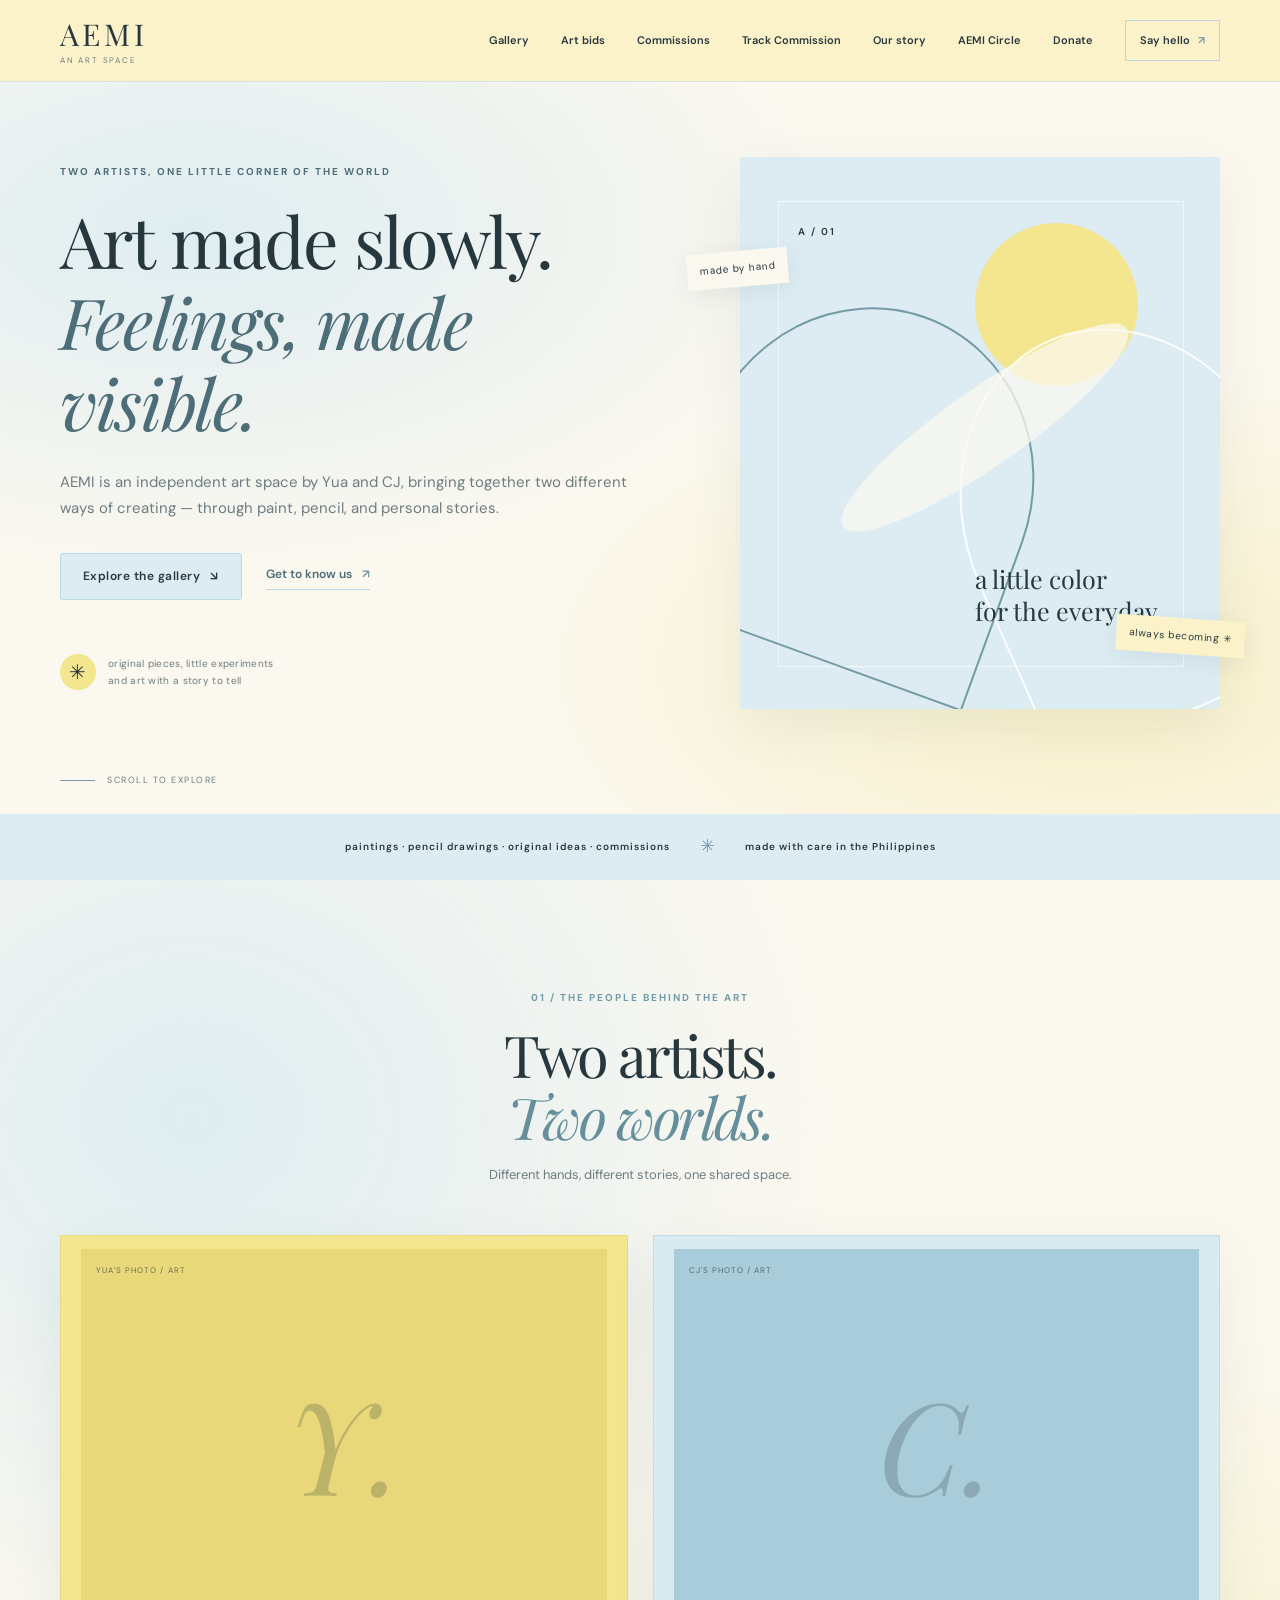
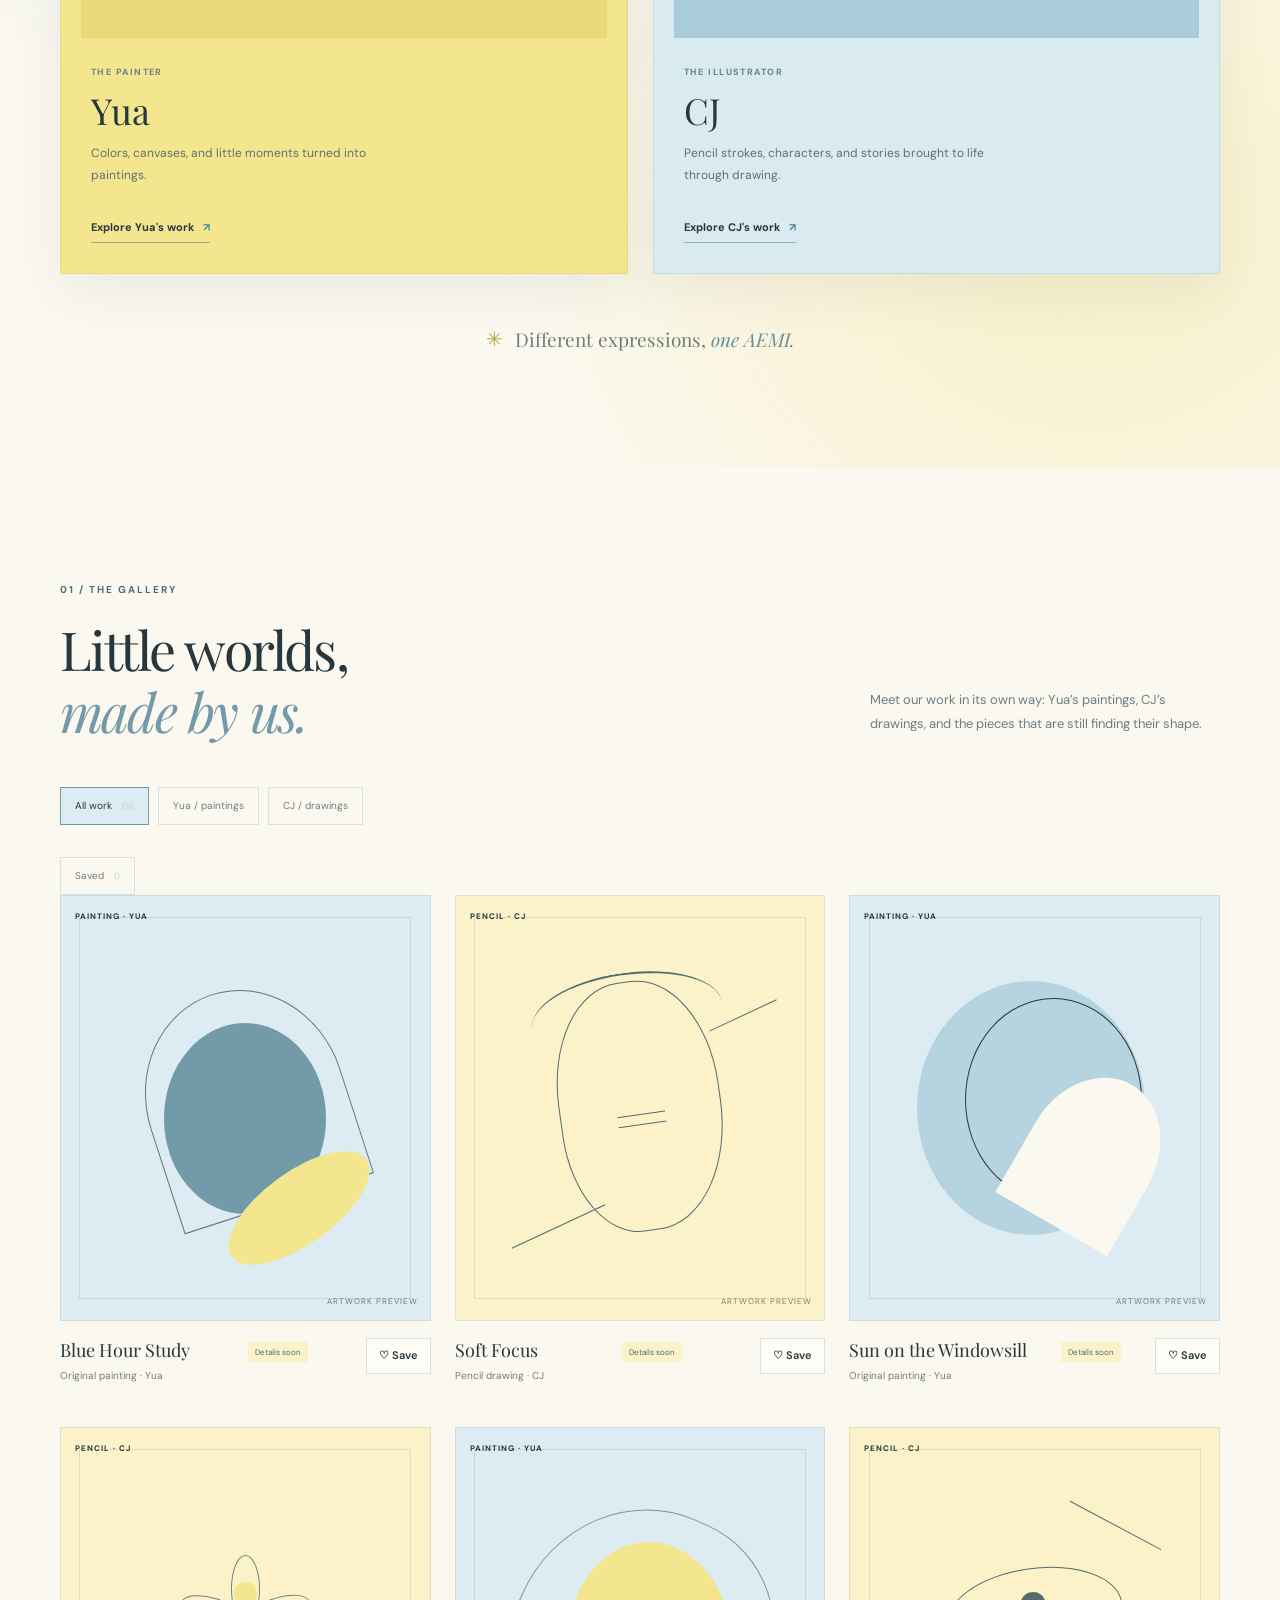
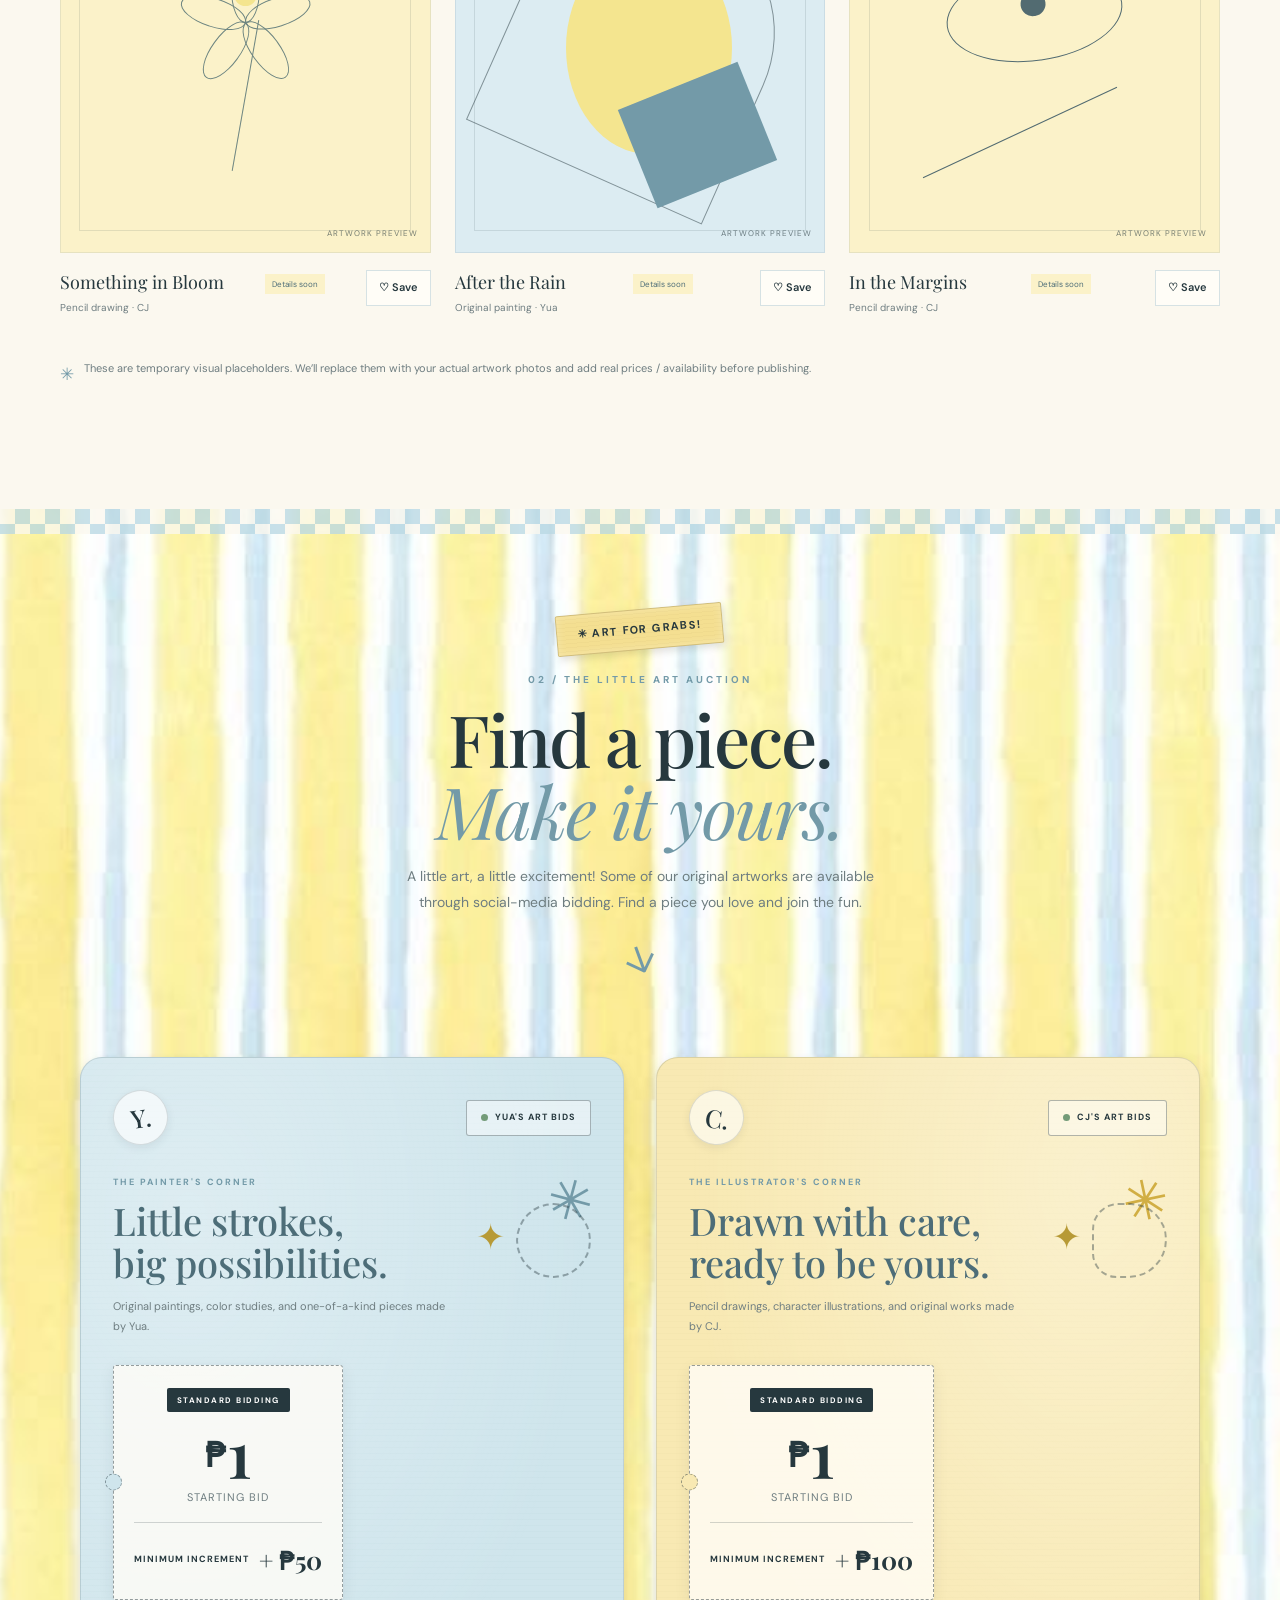
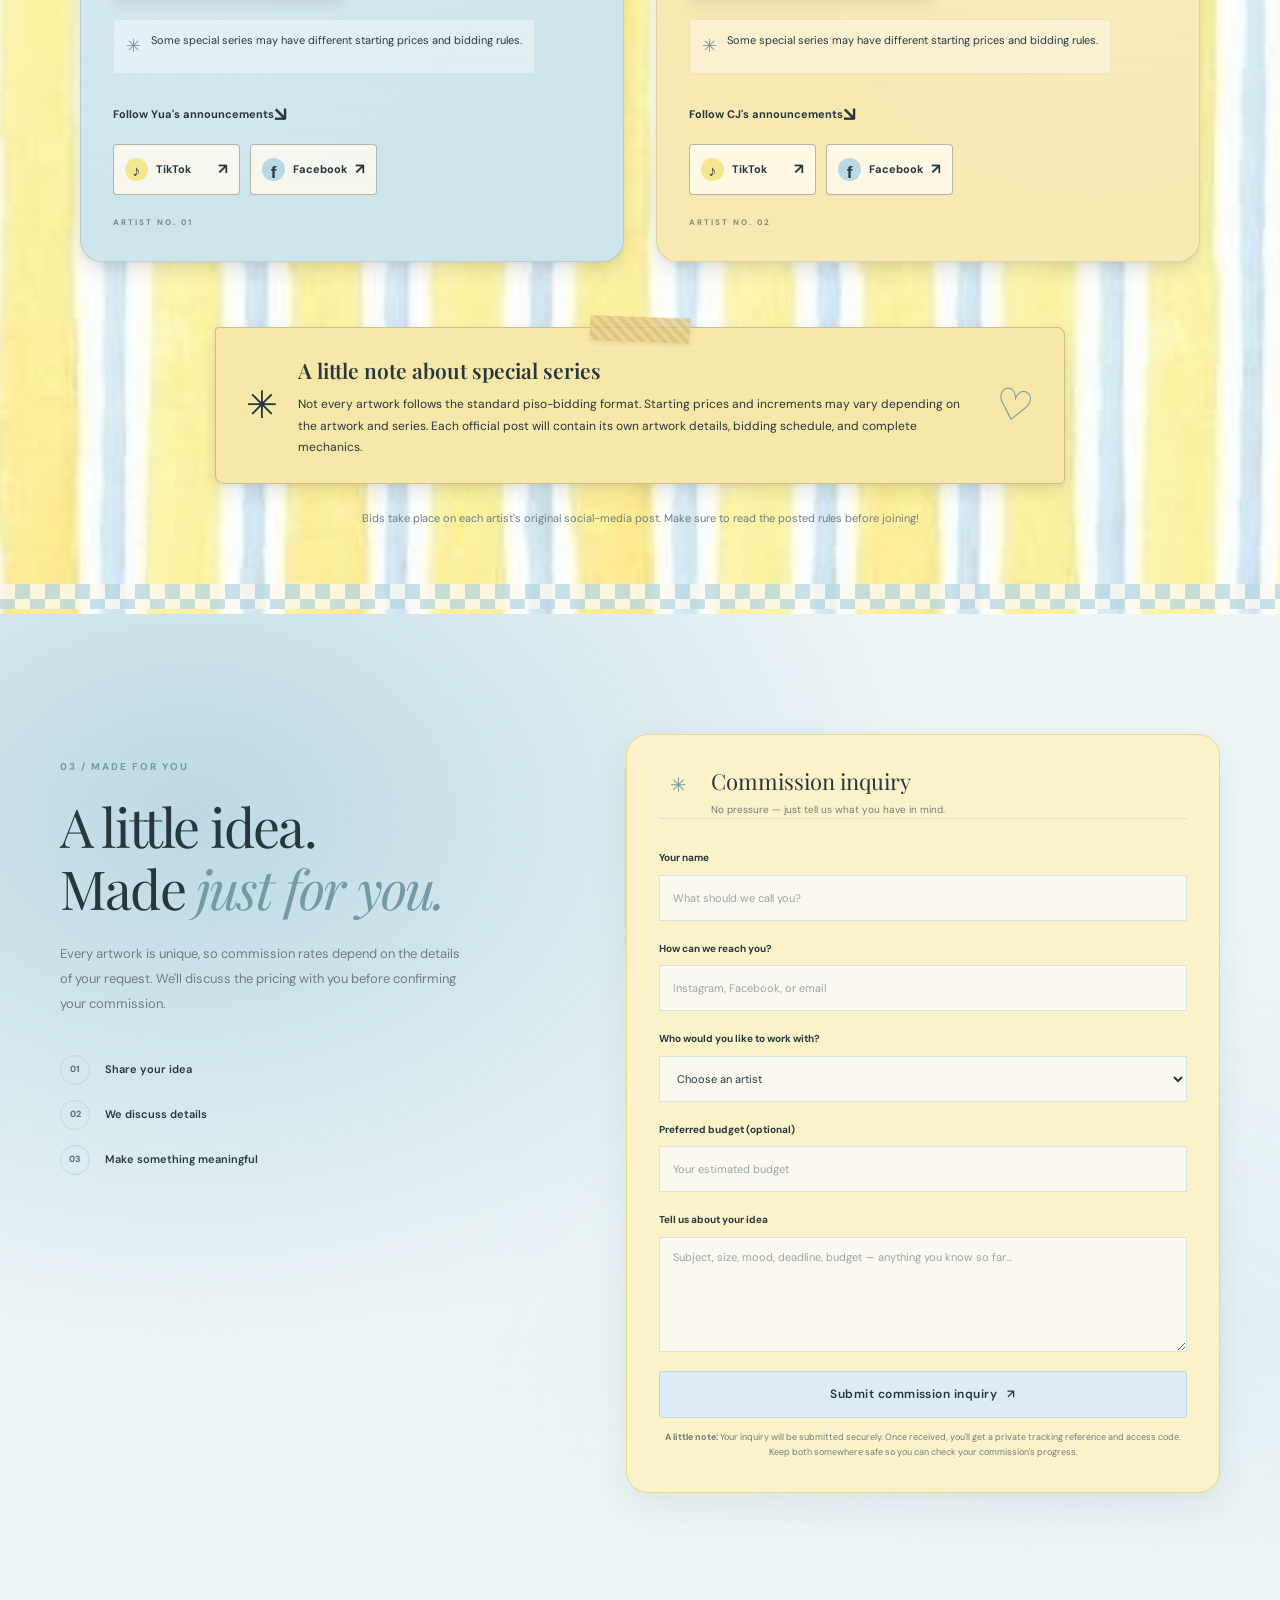
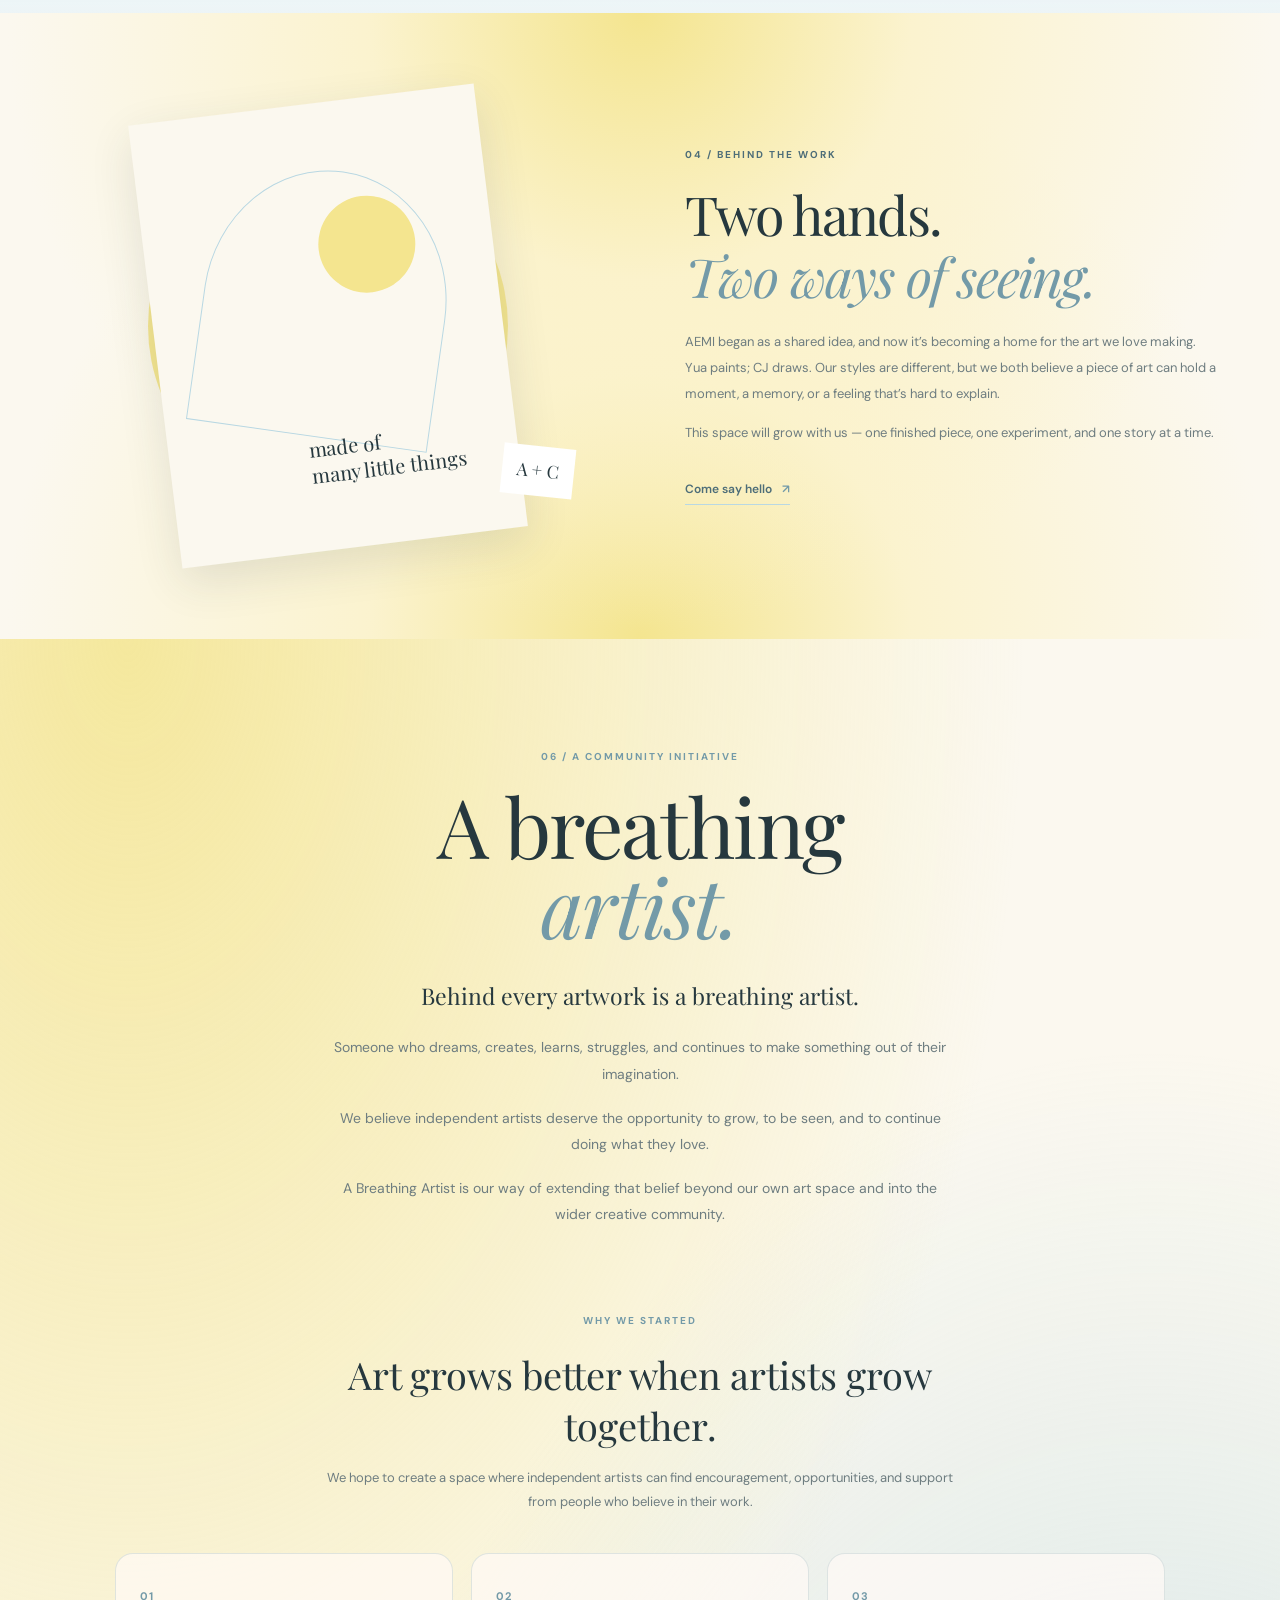
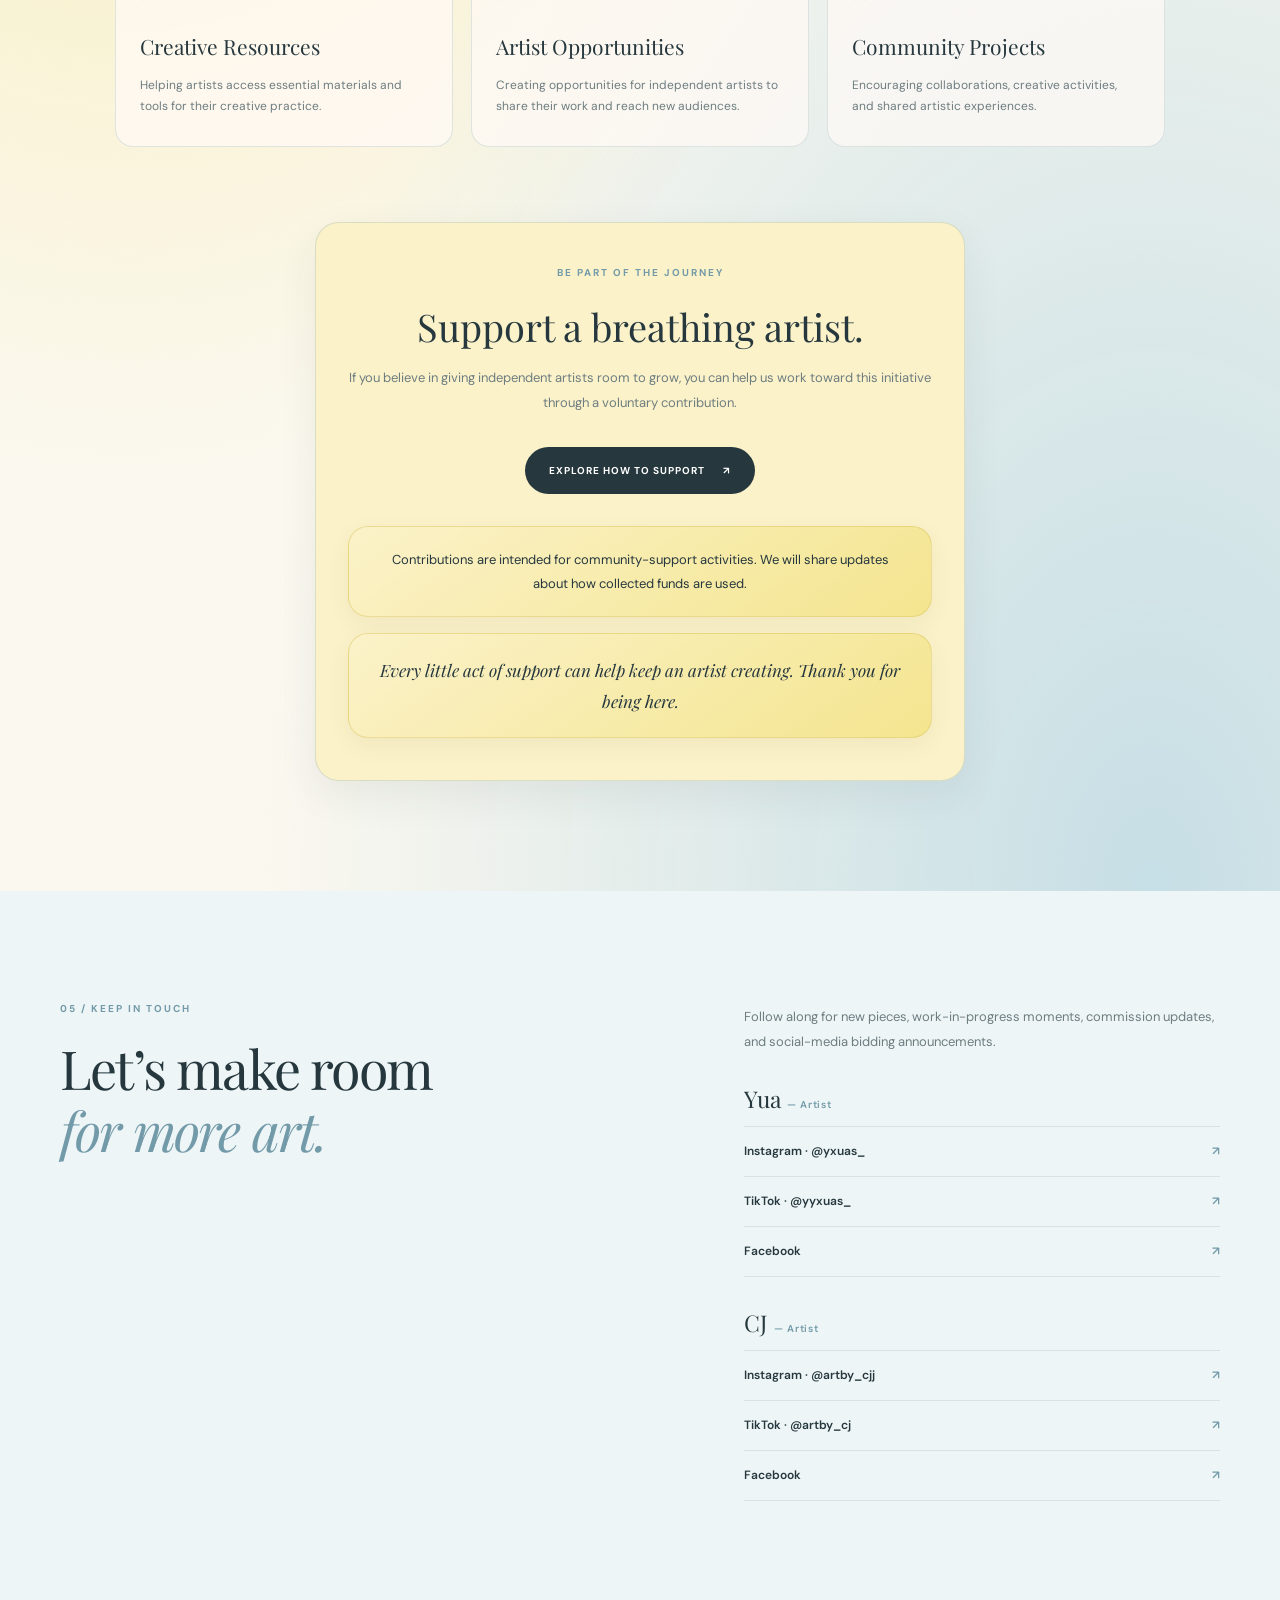
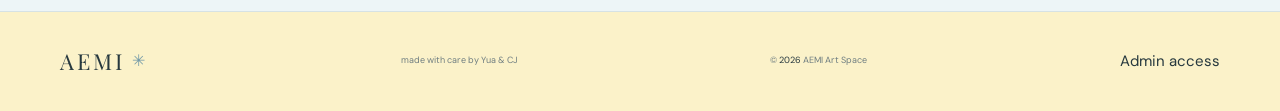
<file: index.html>
<!DOCTYPE html>
<html lang="en">
<head>
  <meta charset="UTF-8">
  <meta name="viewport" content="width=device-width, initial-scale=1.0">
  <meta name="theme-color" content="#eaf4f7">
  <meta name="description" content="AEMI is a small art space for paintings by Yua and drawings by CJ. Explore original pieces, social-media art bids, and commission inquiries.">
  <title>AEMI — an art space by Yua & CJ</title>
  <link rel="preconnect" href="https://fonts.googleapis.com">
  <link rel="preconnect" href="https://fonts.gstatic.com" crossorigin>
  <link href="https://fonts.googleapis.com/css2?family=DM+Sans:wght@400;500;600;700&family=Playfair+Display:wght@400;500;600;700&display=swap" rel="stylesheet">
  <link rel="stylesheet" href="style.css">
  <script src="script.js" defer></script>
</head>
<body>
  <a class="skip-link" href="#main">Skip to content</a>

  <header class="site-header" id="top">
    <a class="wordmark" href="#home" aria-label="AEMI home">
      <span class="wordmark-name">AEMI</span>
      <span class="wordmark-note">an art space</span>
    </a>

    <button class="menu-toggle" type="button" aria-expanded="false" aria-controls="site-nav" aria-label="Open navigation">
      <span></span><span></span>
    </button>

<nav class="site-nav" id="site-nav" aria-label="Main navigation">
  <a href="#gallery">Gallery</a>
  <a href="#bids">Art bids</a>
  <a href="#commissions">Commissions</a>
  <a href="track-commission.html">Track Commission</a>
  <a href="#about">Our story</a>
  <a href="circle.html">AEMI Circle</a>
  <a href="support.html">Donate</a>
  <a class="nav-contact" href="#contact">Say hello <span aria-hidden="true">↗</span></a>
</nav>
  </header>

  <main id="main">
    <section class="hero section-wrap" id="home">
      <div class="hero-copy">
        <p class="eyebrow"><span class="eyebrow-dot"></span> two artists, one little corner of the world</p>
        <h1>Art made slowly.<br><em>Feelings, made visible.</em></h1><p>
  AEMI is an independent art space by Yua and CJ, bringing together two different ways of creating — through paint, pencil, and personal stories.
</p>

        <div class="hero-actions">
          <a class="button button-dark" href="#gallery">Explore the gallery <span aria-hidden="true">↘</span></a>
          <a class="text-link" href="#about">Get to know us <span aria-hidden="true">↗</span></a>
        </div>

        <div class="hero-note">
          <span class="note-star" aria-hidden="true">✳</span>
          <span>original pieces, little experiments<br>and art with a story to tell</span>
        </div>
      </div>

      <div class="hero-art" aria-label="Decorative abstract blue and butter-yellow shapes">
        <div class="hero-art-paper">
          <span class="hero-sun"></span>
          <span class="hero-arc hero-arc-one"></span>
          <span class="hero-arc hero-arc-two"></span>
          <span class="hero-stroke"></span>
          <span class="hero-caption">a little color<br>for the everyday</span>
          <span class="hero-stamp">A / 01</span>
        </div>
        <span class="floating-note floating-note-top">made by hand</span>
        <span class="floating-note floating-note-bottom">always becoming ✳</span>
      </div>

      <a class="scroll-cue" href="#gallery"><span></span> SCROLL TO EXPLORE</a>
    </section>

    <section class="intro-strip" aria-label="Gallery introduction">
      <p>paintings · pencil drawings · original ideas · commissions</p>
      <span aria-hidden="true">✳</span>
      <p>made with care in the Philippines</p>
    </section>

<!-- MEET THE ARTISTS -->
<section class="meet-artists-section section-wrap" id="artists">
  <div class="meet-artists-heading">
    <p class="eyebrow">01 / the people behind the art</p>
    <h2>Two artists.<br><em>Two worlds.</em></h2>
    <p>Different hands, different stories, one shared space.</p>
  </div>

  <div class="artist-grid">

    <!-- YUA -->
    <article class="artist-card artist-card-yua">
      <div class="artist-image artist-image-yua">
        <span class="artist-image-placeholder">
          YUA'S PHOTO / ART
        </span>
        <span class="artist-image-mark">Y.</span>
      </div>

      <div class="artist-card-content">
        <p class="artist-role">THE PAINTER</p>
        <h3>Yua</h3>
        <p class="artist-description">
          Colors, canvases, and little moments turned into paintings.
        </p>
        <a class="artist-link" href="#gallery">
          Explore Yua's work <span aria-hidden="true">↗</span>
        </a>
      </div>
    </article>

    <!-- CJ -->
    <article class="artist-card artist-card-cj">
      <div class="artist-image artist-image-cj">
        <span class="artist-image-placeholder">
          CJ'S PHOTO / ART
        </span>
        <span class="artist-image-mark">C.</span>
      </div>

      <div class="artist-card-content">
        <p class="artist-role">THE ILLUSTRATOR</p>
        <h3>CJ</h3>
        <p class="artist-description">
          Pencil strokes, characters, and stories brought to life through drawing.
        </p>
        <a class="artist-link" href="#gallery">
          Explore CJ's work <span aria-hidden="true">↗</span>
        </a>
      </div>
    </article>

  </div>

  <div class="artists-closing">
    <span class="artists-closing-star" aria-hidden="true">✳</span>
    <p>Different expressions, <em>one AEMI.</em></p>
  </div>
</section>

    <section class="section-wrap gallery-section" id="gallery">
      <div class="section-heading">
        <div>
          <p class="eyebrow">01 / the gallery</p>
          <h2>Little worlds,<br><em>made by us.</em></h2>
        </div>
        <p class="section-intro">Meet our work in its own way: Yua’s paintings, CJ’s drawings, and the pieces that are still finding their shape.</p>
      </div>

      <div class="gallery-tabs" role="group" aria-label="Filter gallery by artist">
        <button class="filter-button is-active" type="button" data-filter="all" aria-pressed="true">All work <span>06</span></button>
        <button class="filter-button" type="button" data-filter="yua" aria-pressed="false">Yua / paintings</button>
        <button class="filter-button" type="button" data-filter="cj" aria-pressed="false">CJ / drawings</button>
      </div>
      
<button class="filter-button" type="button" data-filter="saved" aria-pressed="false">
  Saved <span id="saved-count">0</span>
</button>
      
      <div class="art-grid" id="art-grid">
        <article class="art-card" data-artist="yua">
          <div class="art-preview art-preview-one">
            <span class="preview-tag">PAINTING · YUA</span>
            <span class="art-form form-one"></span>
            <span class="art-form form-two"></span>
            <span class="art-form form-three"></span>
            <span class="preview-placeholder">artwork preview</span>
          </div>
          <div class="art-card-info">
            <div><h3>Blue Hour Study</h3><p>Original painting · Yua</p></div>
            <span class="art-status status-placeholder">Details soon</span>
          </div>
        </article>

        <article class="art-card" data-artist="cj">
          <div class="art-preview art-preview-two">
            <span class="preview-tag">PENCIL · CJ</span>
            <span class="sketch-face"></span>
            <span class="sketch-line sketch-line-one"></span>
            <span class="sketch-line sketch-line-two"></span>
            <span class="preview-placeholder">artwork preview</span>
          </div>
          <div class="art-card-info">
            <div><h3>Soft Focus</h3><p>Pencil drawing · CJ</p></div>
            <span class="art-status status-placeholder">Details soon</span>
          </div>
        </article>

        <article class="art-card" data-artist="yua">
          <div class="art-preview art-preview-three">
            <span class="preview-tag">PAINTING · YUA</span>
            <span class="art-form form-four"></span>
            <span class="art-form form-five"></span>
            <span class="art-form form-six"></span>
            <span class="preview-placeholder">artwork preview</span>
          </div>
          <div class="art-card-info">
            <div><h3>Sun on the Windowsill</h3><p>Original painting · Yua</p></div>
            <span class="art-status status-placeholder">Details soon</span>
          </div>
        </article>

        <article class="art-card" data-artist="cj">
          <div class="art-preview art-preview-four">
            <span class="preview-tag">PENCIL · CJ</span>
            <span class="sketch-flower"><i></i><i></i><i></i><i></i><i></i><b></b></span>
            <span class="sketch-stem"></span>
            <span class="preview-placeholder">artwork preview</span>
          </div>
          <div class="art-card-info">
            <div><h3>Something in Bloom</h3><p>Pencil drawing · CJ</p></div>
            <span class="art-status status-placeholder">Details soon</span>
          </div>
        </article>

        <article class="art-card" data-artist="yua">
          <div class="art-preview art-preview-five">
            <span class="preview-tag">PAINTING · YUA</span>
            <span class="art-form form-seven"></span>
            <span class="art-form form-eight"></span>
            <span class="art-form form-nine"></span>
            <span class="preview-placeholder">artwork preview</span>
          </div>
          <div class="art-card-info">
            <div><h3>After the Rain</h3><p>Original painting · Yua</p></div>
            <span class="art-status status-placeholder">Details soon</span>
          </div>
        </article>

        <article class="art-card" data-artist="cj">
          <div class="art-preview art-preview-six">
            <span class="preview-tag">PENCIL · CJ</span>
            <span class="sketch-eye"></span>
            <span class="sketch-line sketch-line-three"></span>
            <span class="sketch-line sketch-line-four"></span>
            <span class="preview-placeholder">artwork preview</span>
          </div>
          <div class="art-card-info">
            <div><h3>In the Margins</h3><p>Pencil drawing · CJ</p></div>
            <span class="art-status status-placeholder">Details soon</span>
          </div>
        </article>
      </div>

<div class="gallery-more">
  <p class="gallery-more-note">
    There are more little worlds to discover.
  </p>

  <button
    class="button gallery-more-button"
    id="see-more-art"
    type="button"
  >
    See more art <span aria-hidden="true">↓</span>
  </button>
</div>

      <p class="gallery-footnote"><span aria-hidden="true">✳</span> These are temporary visual placeholders. We’ll replace them with your actual artwork photos and add real prices / availability before publishing.</p>
    </section>

    <section class="bids-section bids-playful" id="bids">
  <div class="section-wrap bids-inner">
 
    <div class="bids-heading">
      <span class="bids-sticker bids-sticker-top">✳ ART FOR GRABS!</span>
      <p class="eyebrow">02 / the little art auction</p>
      <h2>Find a piece.<br><em>Make it yours.</em></h2>
      <p>
        A little art, a little excitement! Some of our original
        artworks are available through social-media bidding.
        Find a piece you love and join the fun.
      </p>
      <span class="bids-heading-doodle" aria-hidden="true">↘</span>
    </div>

    <div class="bid-cards">

      <!-- YUA'S BIDDING CARD -->
      <article class="bid-card bid-card-yua bid-play-card">

        <div class="bid-decor bid-decor-yua" aria-hidden="true">
          <span class="bid-decor-star">✳</span>
          <span class="bid-decor-circle"></span>
          <span class="bid-decor-spark">✦</span>
        </div>

        <div class="bid-card-top">
          <span class="bid-avatar">Y.</span>
          <span class="bid-open-label"><i></i> YUA'S ART BIDS</span>
        </div>

        <p class="eyebrow">THE PAINTER'S CORNER</p>
        <h3>Little strokes,<br>big possibilities.</h3>
        <p class="bid-description">
          Original paintings, color studies, and one-of-a-kind
          pieces made by Yua.
        </p>

        <div class="bid-ticket">
          <span class="ticket-label">STANDARD BIDDING</span>
          <div class="ticket-price">
            <span>₱</span>1
          </div>
          <span class="ticket-caption">starting bid</span>
          <div class="ticket-divider"></div>
          <div class="ticket-increment">
            <span>MINIMUM INCREMENT</span>
            <strong>+ ₱50</strong>
          </div>
          <span class="ticket-perforation" aria-hidden="true"></span>
        </div>

        <div class="bid-card-note">
          <span>✳</span>
          <p>Some special series may have different starting prices and bidding rules.</p>
        </div>

        <div class="bid-social-heading">
          <span>Follow Yua's announcements</span>
          <span aria-hidden="true">↘</span>
        </div>

        <div class="bid-social-links">
          <a href="https://www.tiktok.com/@yyxuas_"
             target="_blank" rel="noopener noreferrer">
            <span class="bid-social-icon">♪</span>
            <span>TikTok</span>
            <span class="bid-social-arrow">↗</span>
          </a>

          <a href="https://www.facebook.com/share/1MwXCAcsDD/"
             target="_blank" rel="noopener noreferrer">
            <span class="bid-social-icon">f</span>
            <span>Facebook</span>
            <span class="bid-social-arrow">↗</span>
          </a>
        </div>

        <span class="bid-card-number">ARTIST NO. 01</span>
      </article>


      <!-- CJ'S BIDDING CARD -->
      <article class="bid-card bid-card-cj bid-play-card">

        <div class="bid-decor bid-decor-cj" aria-hidden="true">
          <span class="bid-decor-star">✳</span>
          <span class="bid-decor-circle"></span>
          <span class="bid-decor-spark">✦</span>
        </div>

        <div class="bid-card-top">
          <span class="bid-avatar">C.</span>
          <span class="bid-open-label"><i></i> CJ'S ART BIDS</span>
        </div>

        <p class="eyebrow">THE ILLUSTRATOR'S CORNER</p>
        <h3>Drawn with care,<br>ready to be yours.</h3>
        <p class="bid-description">
          Pencil drawings, character illustrations, and
          original works made by CJ.
        </p>

        <div class="bid-ticket">
          <span class="ticket-label">STANDARD BIDDING</span>
          <div class="ticket-price">
            <span>₱</span>1
          </div>
          <span class="ticket-caption">starting bid</span>
          <div class="ticket-divider"></div>
          <div class="ticket-increment">
            <span>MINIMUM INCREMENT</span>
            <strong>+ ₱100</strong>
          </div>
          <span class="ticket-perforation" aria-hidden="true"></span>
        </div>

        <div class="bid-card-note">
          <span>✳</span>
          <p>Some special series may have different starting prices and bidding rules.</p>
        </div>

        <div class="bid-social-heading">
          <span>Follow CJ's announcements</span>
          <span aria-hidden="true">↘</span>
        </div>

        <div class="bid-social-links">
          <a href="https://www.tiktok.com/@aemii.co"
             target="_blank" rel="noopener noreferrer">
            <span class="bid-social-icon">♪</span>
            <span>TikTok</span>
            <span class="bid-social-arrow">↗</span>
          </a>

          <a href="https://www.facebook.com/share/1DXKWf9vnx/"
             target="_blank" rel="noopener noreferrer">
            <span class="bid-social-icon">f</span>
            <span>Facebook</span>
            <span class="bid-social-arrow">↗</span>
          </a>
        </div>

        <span class="bid-card-number">ARTIST NO. 02</span>
      </article>

    </div>

    <div class="bids-bottom-note">
      <span class="bids-bottom-star">✳</span>
      <div>
        <p class="bids-bottom-title">A little note about special series</p>
        <p>
          Not every artwork follows the standard piso-bidding format.
          Starting prices and increments may vary depending on the
          artwork and series. Each official post will contain its own
          artwork details, bidding schedule, and complete mechanics.
        </p>
      </div>
      <span class="bids-bottom-doodle" aria-hidden="true">♡</span>
    </div>

    <p class="bids-footer-caption">
      Bids take place on each artist's original social-media post.
      Make sure to read the posted rules before joining!
    </p>

  </div>
</section>

    <section class="section-wrap commission-section" id="commissions">
      <div class="commission-copy">
        <p class="eyebrow">03 / made for you</p>
       <h2>A little idea.<br>Made <em>just for you.</em></h2>
    <p>
  Every artwork is unique, so commission rates depend on
  the details of your request. We'll discuss the pricing
  with you before confirming your commission.
</p>
        <div class="commission-points">
          <span><b>01</b> Share your idea</span>
          <span><b>02</b> We discuss details</span>
          <span><b>03</b> Make something meaningful</span>
        </div>
      </div>

      <form class="commission-form" id="commission-form">
        <div class="form-heading">
          <span class="form-spark" aria-hidden="true">✳</span>
          <div><h3>Commission inquiry</h3><p>No pressure — just tell us what you have in mind.</p></div>
        </div>

        <div class="form-row">
          <label for="client-name">Your name</label>
          <input id="client-name" name="name" type="text" placeholder="What should we call you?" required>
        </div>

        <div class="form-row">
          <label for="client-contact">How can we reach you?</label>
          <input id="client-contact" name="contact" type="text" placeholder="Instagram, Facebook, or email" required>
        </div>

        <div class="form-row">
          <label for="artist-choice">Who would you like to work with?</label>
        <select id="artist-choice" name="artist" required>
  <option value="" disabled selected>Choose an artist</option>
  <option value="Yua — painting">Yua · Painting</option>
  <option value="CJ — pencil drawing">CJ · Pencil Drawing</option>
</select>
        </div>
<div class="form-row">
  <label for="client-budget">Preferred budget (optional)</label>
  <input
    id="client-budget"
    name="budget"
    type="text"
    placeholder="Your estimated budget"
  >
</div>
        <div class="form-row">
          <label for="project-details">Tell us about your idea</label>
          <textarea id="project-details" name="details" rows="4" placeholder="Subject, size, mood, deadline, budget — anything you know so far…" required></textarea>
        </div>

  <button class="button button-dark form-submit" type="submit">
  Submit commission inquiry <span aria-hidden="true">↗</span>
</button>
        
    <p class="form-hint" id="form-hint">
  <strong>A little note:</strong>
  Your inquiry will be submitted securely. Once received,
  you'll get a private tracking reference and access code.
  Keep both somewhere safe so you can check your commission's progress.
</p>
      </form>
    </section>

    <section class="about-section" id="about">
      <div class="section-wrap about-inner">
        <div class="about-art" aria-hidden="true">
          <div class="about-circle"></div>
          <div class="about-paper">
            <span class="about-paper-line"></span>
            <span class="about-paper-sun"></span>
            <span class="about-paper-note">made of<br>many little things</span>
          </div>
          <span class="about-scribble">A + C</span>
        </div>

        <div class="about-copy">
          <p class="eyebrow">04 / behind the work</p>
          <h2>Two hands.<br><em>Two ways of seeing.</em></h2>
          <p>AEMI began as a shared idea, and now it’s becoming a home for the art we love making. Yua paints; CJ draws. Our styles are different, but we both believe a piece of art can hold a moment, a memory, or a feeling that’s hard to explain.</p>
          <p>This space will grow with us — one finished piece, one experiment, and one story at a time.</p>
          <a class="text-link" href="#contact">Come say hello <span aria-hidden="true">↗</span></a>
        </div>
      </div>
    </section>

    

<!-- A BREATHING ARTIST -->
<section class="breathing-section section-wrap" id="breathing-artist">

  <div class="breathing-content">

    <p class="eyebrow">06 / a community initiative</p>

    <h2>
      A breathing<br>
      <em>artist.</em>
    </h2>

    <p class="breathing-lead">
      Behind every artwork is a breathing artist.
    </p>

    <p>
      Someone who dreams, creates, learns, struggles,
      and continues to make something out of their imagination.
    </p>

    <p>
      We believe independent artists deserve the opportunity
      to grow, to be seen, and to continue doing what they love.
    </p>

    <p>
      A Breathing Artist is our way of extending that belief
      beyond our own art space and into the wider creative community.
    </p>

  </div>

  <div class="breathing-community">

    <div class="breathing-community-intro">
      <p class="eyebrow">WHY WE STARTED</p>
      <h3>Art grows better when artists grow together.</h3>
      <p>
        We hope to create a space where independent artists
        can find encouragement, opportunities, and support
        from people who believe in their work.
      </p>
    </div>

    <div class="breathing-support-grid">

      <div class="breathing-support-item">
        <span>01</span>
        <h4>Creative Resources</h4>
        <p>
          Helping artists access essential materials
          and tools for their creative practice.
        </p>
      </div>

      <div class="breathing-support-item">
        <span>02</span>
        <h4>Artist Opportunities</h4>
        <p>
          Creating opportunities for independent artists
          to share their work and reach new audiences.
        </p>
      </div>

      <div class="breathing-support-item">
        <span>03</span>
        <h4>Community Projects</h4>
        <p>
          Encouraging collaborations, creative activities,
          and shared artistic experiences.
        </p>
      </div>

    </div>

  </div>

<div class="breathing-donation">

  <p class="eyebrow">BE PART OF THE JOURNEY</p>

  <h3>Support a breathing artist.</h3>

  <p>
    If you believe in giving independent artists room to grow,
    you can help us work toward this initiative through a
    voluntary contribution.
  </p>

  <a class="breathing-button" href="support.html">
    EXPLORE HOW TO SUPPORT <span aria-hidden="true">↗</span>
  </a>

  <!-- TRANSPARENCY BUBBLE -->
  <div class="breathing-transparency-bubble">
    <p>
      Contributions are intended for community-support activities.
      We will share updates about how collected funds are used.
    </p>
  </div>

  <!-- THANK-YOU BUBBLE -->
  <div class="breathing-thanks-bubble">
    <p>
      Every little act of support can help keep an artist creating.
      Thank you for being here.
    </p>
  </div>

</div>
  
</section>

    <section class="contact-section section-wrap" id="contact">
      <div>
        <p class="eyebrow">05 / keep in touch</p>
        <h2>Let’s make room<br><em>for more art.</em></h2>
      </div>

      <div class="contact-content">
        <p>Follow along for new pieces, work-in-progress moments, commission updates, and social-media bidding announcements.</p>
     <div class="artist-socials">

  <!-- YUA -->
  <div class="artist-social-group">
    <h3>Yua <span>— Artist</span></h3>

    <div class="social-links">
      <a href="https://www.instagram.com/yxuas_"
         target="_blank" rel="noopener noreferrer">
        <span>Instagram · @yxuas_</span>
        <span aria-hidden="true">↗</span>
      </a>

      <a href="https://www.tiktok.com/@yyxuas_"
         target="_blank" rel="noopener noreferrer">
        <span>TikTok · @yyxuas_</span>
        <span aria-hidden="true">↗</span>
      </a>

      <a href="https://www.facebook.com/share/1G5yKHGjm7/"
         target="_blank" rel="noopener noreferrer">
        <span>Facebook</span>
        <span aria-hidden="true">↗</span>
      </a>
    </div>
  </div>

  <!-- CJ -->
  <div class="artist-social-group">
    <h3>CJ <span>— Artist</span></h3>

    <div class="social-links">
      <a href="https://www.instagram.com/artby_cjj"
         target="_blank" rel="noopener noreferrer">
        <span>Instagram · @artby_cjj</span>
        <span aria-hidden="true">↗</span>
      </a>

      <a href="https://www.tiktok.com/@artby_cj"
         target="_blank" rel="noopener noreferrer">
        <span>TikTok · @artby_cj</span>
        <span aria-hidden="true">↗</span>
      </a>

      <a href="https://www.facebook.com/share/1DXKWf9vnx/"
         target="_blank" rel="noopener noreferrer">
        <span>Facebook</span>
        <span aria-hidden="true">↗</span>
      </a>
    </div>
  </div>

</div>
    </section>
  </main>

  <!-- ARTWORK QUICK VIEW -->
  <div class="art-lightbox" id="art-lightbox" hidden>
    <div
      class="lightbox-panel"
      role="dialog"
      aria-modal="true"
      aria-labelledby="lightbox-title"
    >
      <button
        class="lightbox-close"
        id="lightbox-close"
        type="button"
        aria-label="Close artwork preview"
      >
        &times;
      </button>

      <div class="lightbox-artwork" id="lightbox-artwork"></div>

      <div class="lightbox-information">
        <p class="eyebrow" id="lightbox-artist"></p>
        <h2 id="lightbox-title"></h2>
        <p class="lightbox-description" id="lightbox-description"></p>

        <a class="text-link" id="lightbox-full-page" href="#">
          View full artwork <span aria-hidden="true">↗</span>
        </a>
      </div>
    </div>
  </div>

  <footer class="site-footer">
  <a class="footer-wordmark" href="#top">AEMI<span>✳</span></a>

  <p>made with care by Yua & CJ</p>

  <p>© <span id="current-year"></span> AEMI Art Space</p>

  <a class="footer-admin-link" href="admin.html">
    Admin access
  </a>
</footer>
</body>
</html>
</file>
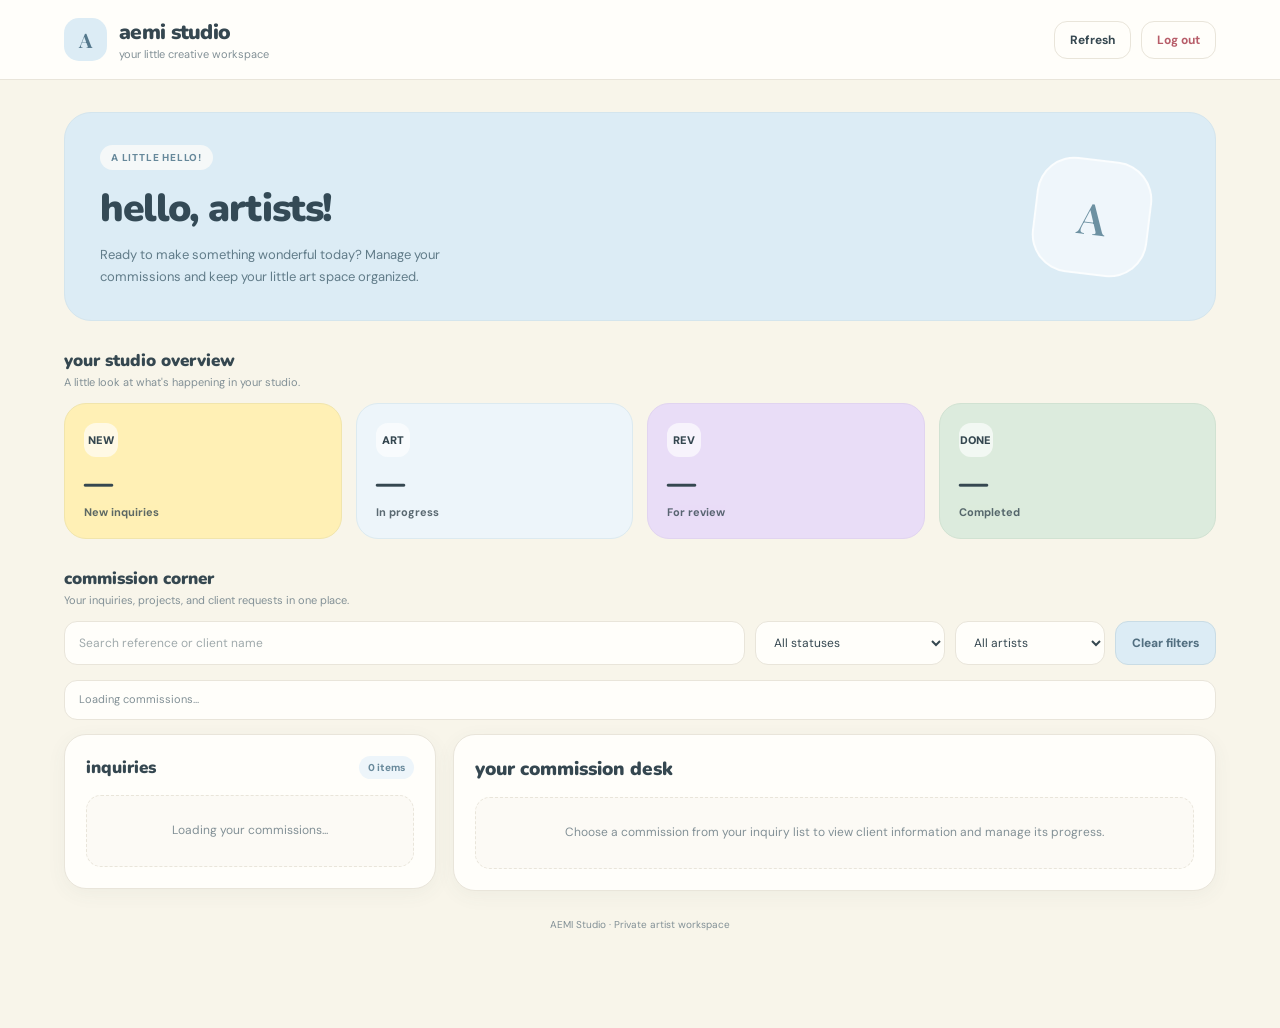
<file: admin-dashboard.html>
<!DOCTYPE html>
<html lang="en">
<head>
  <meta charset="UTF-8">
  <meta name="viewport" content="width=device-width, initial-scale=1.0">
  <meta name="theme-color" content="#f8f5ea">
  <meta name="description" content="AEMI private artist workspace.">
  <title>AEMI Studio — Admin Space</title>

  <link rel="preconnect" href="https://fonts.googleapis.com">
  <link rel="preconnect" href="https://fonts.gstatic.com" crossorigin>
  <link href="https://fonts.googleapis.com/css2?family=DM+Sans:wght@400;500;600;700;800&family=Nunito:wght@400;500;600;700;800;900&family=Playfair+Display:wght@500;600;700&display=swap" rel="stylesheet">

  <style>
    :root {
      --blue: #dcecf5;
      --blue-light: #edf5fa;
      --blue-deep: #7299ad;

      --yellow: #fff0b5;
      --lavender: #e9ddf7;
      --pink: #f8dde3;
      --green: #dcebdd;

      --ivory: #f8f5ea;
      --white: #fffefa;
      --ink: #354750;
      --muted: #829096;
      --line: #e9e5da;
      --red: #b75d69;

      --radius: 22px;
      --shadow: 0 5px 20px rgba(65, 85, 95, 0.055);
    }

    * {
      box-sizing: border-box;
    }

    body {
      margin: 0;
      min-height: 100vh;
      background: var(--ivory);
      color: var(--ink);
      font-family: "DM Sans", sans-serif;
    }

    button, input, textarea, select {
      font: inherit;
    }

    button {
      cursor: pointer;
    }

    button:focus-visible,
    input:focus-visible,
    select:focus-visible,
    textarea:focus-visible {
      outline: 3px solid rgba(114, 153, 173, 0.35);
      outline-offset: 2px;
    }

    /* HEADER */

    .topbar {
      display: flex;
      align-items: center;
      justify-content: space-between;
      gap: 20px;
      padding: 18px 5%;
      background: var(--white);
      border-bottom: 1px solid var(--line);
    }

    .brand {
      display: flex;
      align-items: center;
      gap: 12px;
    }

    .brand-mark {
      display: grid;
      place-items: center;
      width: 43px;
      height: 43px;
      border-radius: 15px;
      background: var(--blue);
      color: #54788c;
      font-family: "Playfair Display", serif;
      font-size: 20px;
      font-weight: 700;
    }

    .brand-name {
      margin: 0;
      font-family: "Nunito", sans-serif;
      font-size: 21px;
      font-weight: 900;
      letter-spacing: -0.7px;
    }

    .brand-subtitle {
      margin: 1px 0 0;
      color: var(--muted);
      font-size: 11px;
    }

    .topbar-actions {
      display: flex;
      align-items: center;
      gap: 10px;
    }

    .topbar-button {
      padding: 10px 15px;
      border: 1px solid var(--line);
      border-radius: 13px;
      background: var(--white);
      color: var(--ink);
      font-size: 12px;
      font-weight: 700;
      transition: 0.2s ease;
    }

    .topbar-button:hover {
      background: var(--blue);
    }

    .logout-button {
      color: var(--red);
    }

    .logout-button:hover {
      background: var(--pink);
    }

    /* MAIN */

    main {
      width: min(1240px, 90%);
      margin: 32px auto 70px;
    }

    /* WELCOME */

    .welcome-card {
      position: relative;
      overflow: hidden;
      display: flex;
      align-items: center;
      justify-content: space-between;
      gap: 20px;
      min-height: 190px;
      margin-bottom: 26px;
      padding: 32px 35px;
      border: 1px solid #d4e5ed;
      border-radius: 27px;
      background: var(--blue);
    }

    .welcome-copy {
      position: relative;
      z-index: 1;
      max-width: 550px;
    }

    .welcome-label {
      display: inline-block;
      margin-bottom: 12px;
      padding: 6px 11px;
      border-radius: 20px;
      background: rgba(255, 254, 250, 0.72);
      color: #66889a;
      font-size: 10px;
      font-weight: 800;
      letter-spacing: 0.08em;
      text-transform: uppercase;
    }

    .welcome-card h2 {
      margin: 0;
      color: #344a56;
      font-family: "Nunito", sans-serif;
      font-size: clamp(28px, 4vw, 39px);
      font-weight: 900;
      letter-spacing: -1.4px;
    }

    .welcome-card p {
      max-width: 400px;
      margin: 9px 0 0;
      color: #617c89;
      font-size: 13px;
      line-height: 1.7;
    }

    .welcome-art {
      display: grid;
      place-items: center;
      width: 116px;
      height: 116px;
      flex-shrink: 0;
      margin-right: 30px;
      border: 2px solid rgba(255,255,255,0.7);
      border-radius: 38px;
      background: rgba(255,255,255,0.55);
      transform: rotate(7deg);
    }

    .welcome-art span {
      color: #6d91a2;
      font-family: "Playfair Display", serif;
      font-size: 43px;
      font-weight: 600;
    }

    /* SECTION HEADINGS */

    .section-heading {
      display: flex;
      align-items: center;
      justify-content: space-between;
      gap: 12px;
      margin: 28px 0 14px;
    }

    .section-heading h3 {
      margin: 0;
      font-family: "Nunito", sans-serif;
      font-size: 17px;
      font-weight: 900;
    }

    .section-heading p {
      margin: 3px 0 0;
      color: var(--muted);
      font-size: 11px;
    }

    /* STATISTICS */

    .stats-grid {
      display: grid;
      grid-template-columns: repeat(4, minmax(0, 1fr));
      gap: 14px;
    }

    .stat-card {
      position: relative;
      overflow: hidden;
      min-height: 135px;
      padding: 19px;
      border: 1px solid transparent;
      border-radius: var(--radius);
      transition: transform 0.2s ease, box-shadow 0.2s ease;
    }

    .stat-card:hover {
      transform: translateY(-3px);
      box-shadow: var(--shadow);
    }

    .stat-card.blue {
      background: var(--blue-light);
      border-color: #dceaf0;
    }

    .stat-card.yellow {
      background: var(--yellow);
      border-color: #f1e5ac;
    }

    .stat-card.lavender {
      background: var(--lavender);
      border-color: #e1d4f0;
    }

    .stat-card.green {
      background: var(--green);
      border-color: #d1e2d2;
    }

    .stat-icon {
      display: grid;
      place-items: center;
      width: 34px;
      height: 34px;
      margin-bottom: 11px;
      border-radius: 12px;
      background: rgba(255,255,255,0.65);
      font-size: 11px;
      font-weight: 900;
    }

    .stat-card strong {
      display: block;
      font-family: "Nunito", sans-serif;
      font-size: 29px;
      font-weight: 900;
      line-height: 1.1;
    }

    .stat-card span {
      display: block;
      margin-top: 5px;
      font-size: 11px;
      font-weight: 700;
      opacity: 0.8;
    }

    /* TOOLBAR */

    .toolbar {
      display: grid;
      grid-template-columns: minmax(180px, 1fr) 190px 150px auto;
      gap: 10px;
      margin-bottom: 15px;
    }

    .toolbar input,
    .toolbar select,
    .field input,
    .field textarea,
    .field select {
      width: 100%;
      min-width: 0;
      padding: 12px 14px;
      border: 1px solid var(--line);
      border-radius: 13px;
      background: var(--white);
      color: var(--ink);
      font-size: 12px;
    }

    .toolbar input::placeholder,
    .field textarea::placeholder {
      color: #a0aaac;
    }

    .toolbar-button {
      padding: 11px 16px;
      border: 1px solid #c9dce5;
      border-radius: 13px;
      background: var(--blue);
      color: #526f80;
      font-size: 12px;
      font-weight: 800;
      transition: 0.2s ease;
    }

    .toolbar-button:hover {
      background: #c8e0ec;
    }

    /* MESSAGE */

    #message {
      display: flex;
      align-items: center;
      min-height: 40px;
      margin: 0 0 14px;
      padding: 10px 14px;
      border: 1px solid var(--line);
      border-radius: 13px;
      background: var(--white);
      color: var(--muted);
      font-size: 11px;
      line-height: 1.6;
    }

    #message.error {
      border-color: #f0c9ce;
      background: #fff0f1;
      color: var(--red);
    }

    /* WORKSPACE */

    .layout {
      display: grid;
      grid-template-columns: minmax(260px, 0.78fr) minmax(0, 1.6fr);
      gap: 17px;
      align-items: start;
    }

    .panel {
      min-width: 0;
      padding: 21px;
      border: 1px solid var(--line);
      border-radius: var(--radius);
      background: var(--white);
      box-shadow: var(--shadow);
    }

    .panel-heading {
      display: flex;
      align-items: center;
      justify-content: space-between;
      gap: 10px;
      margin-bottom: 16px;
    }

    .panel-heading h3 {
      margin: 0;
      font-family: "Nunito", sans-serif;
      font-size: 17px;
      font-weight: 900;
    }

    .panel-count {
      padding: 5px 9px;
      border-radius: 20px;
      background: var(--blue-light);
      color: #68899b;
      font-size: 10px;
      font-weight: 800;
    }

    /* COMMISSION LIST */

    #commission-list {
      display: grid;
      gap: 10px;
    }

    .commission-item {
      display: block;
      width: 100%;
      padding: 14px;
      border: 1px solid var(--line);
      border-radius: 15px;
      background: #fcfaf5;
      color: var(--ink);
      text-align: left;
      transition: 0.2s ease;
    }

    .commission-item:hover {
      border-color: #c5dce6;
      background: var(--blue-light);
      transform: translateY(-1px);
    }

    .commission-item.selected {
      border-color: var(--blue-deep);
      background: #edf5fa;
      box-shadow: 0 0 0 2px rgba(114,153,173,0.10);
    }

    .commission-item strong {
      display: block;
      margin-bottom: 5px;
      font-size: 13px;
      font-weight: 800;
      overflow-wrap: anywhere;
    }

    .commission-item small {
      display: block;
      color: var(--muted);
      font-size: 11px;
      line-height: 1.7;
      overflow-wrap: anywhere;
    }

    .status {
      display: inline-flex;
      align-items: center;
      margin-top: 9px;
      padding: 5px 9px;
      border-radius: 20px;
      background: var(--blue);
      color: #577c8d;
      font-size: 10px;
      font-weight: 800;
    }

    .status[data-status="inquiry_received"] {
      background: var(--yellow);
      color: #826c36;
    }

    .status[data-status="discussion"] {
      background: var(--lavender);
      color: #786394;
    }

    .status[data-status="awaiting_payment"] {
      background: var(--pink);
      color: #965d6a;
    }

    .status[data-status="in_progress"] {
      background: var(--blue);
      color: #557d92;
    }

    .status[data-status="for_review"] {
      background: #f3e4c9;
      color: #8d7044;
    }

    .status[data-status="completed"] {
      background: var(--green);
      color: #55785c;
    }

    .status[data-status="cancelled"] {
      background: #f2e3e3;
      color: #9b5c5c;
    }

    .detail-empty {
      color: var(--muted);
      font-size: 12px;
      line-height: 1.8;
    }

    /* DETAIL AREA */

    #commission-detail h3 {
      margin: 0 0 15px;
      font-family: "Nunito", sans-serif;
      font-size: 19px;
      font-weight: 900;
    }

    .detail-block {
      padding: 13px 0;
      border-bottom: 1px dashed var(--line);
    }

    .detail-block:last-child {
      border-bottom: 0;
    }

    .detail-label {
      display: block;
      margin-bottom: 6px;
      color: var(--muted);
      font-size: 10px;
      font-weight: 800;
      letter-spacing: 0.07em;
      text-transform: uppercase;
    }

    .detail-value {
      white-space: pre-wrap;
      overflow-wrap: anywhere;
      font-size: 13px;
      line-height: 1.8;
    }

    /* FORMS */

    .field {
      display: grid;
      gap: 8px;
      margin: 16px 0;
    }

    .field label {
      color: var(--ink);
      font-size: 11px;
      font-weight: 800;
    }

    .field textarea {
      min-height: 95px;
      resize: vertical;
      line-height: 1.7;
    }

    .field select {
      cursor: pointer;
    }

    .action-row {
      display: flex;
      flex-wrap: wrap;
      gap: 9px;
      margin-top: 12px;
    }

    .primary-button,
    .secondary-button {
      min-height: 40px;
      padding: 10px 15px;
      border: 1px solid #c9dce5;
      border-radius: 12px;
      background: var(--blue);
      color: #526f80;
      font-size: 11px;
      font-weight: 800;
      transition: 0.2s ease;
    }

    .primary-button:hover {
      background: #c8e0ec;
    }

    .secondary-button {
      border-color: var(--line);
      background: #fff8e7;
      color: #817044;
    }

    .secondary-button:hover {
      background: var(--yellow);
    }

    button:disabled {
      opacity: 0.55;
      cursor: not-allowed;
      transform: none !important;
    }

    /* DETAIL SECTIONS */

    .detail-section {
      margin-top: 25px;
      padding-top: 20px;
      border-top: 1px dashed var(--line);
    }

    .detail-section-heading {
      margin-bottom: 13px;
    }

    .detail-section-heading h4 {
      margin: 0;
      font-family: "Nunito", sans-serif;
      font-size: 15px;
      font-weight: 900;
    }

    .detail-section-heading p {
      margin: 4px 0 0;
      color: var(--muted);
      font-size: 11px;
      line-height: 1.6;
    }

    /* HISTORY */

    #history-container {
      margin-top: 17px;
    }

    .history-item {
      padding: 13px 0;
      border-bottom: 1px dashed var(--line);
    }

    .history-item:last-child {
      border-bottom: 0;
    }

    .history-item strong {
      display: inline-block;
      font-size: 12px;
      font-weight: 800;
    }

    .history-item p {
      margin: 7px 0;
      color: #61727a;
      font-size: 12px;
      line-height: 1.7;
      overflow-wrap: anywhere;
    }

    .history-item small {
      color: var(--muted);
      font-size: 10px;
    }

    /* EMPTY STATE */

    .empty-state {
      padding: 24px 12px;
      border: 1px dashed var(--line);
      border-radius: 15px;
      background: #fcfaf5;
      color: var(--muted);
      font-size: 12px;
      line-height: 1.8;
      text-align: center;
    }

    /* FOOTER */

    footer {
      padding: 25px 10px;
      color: var(--muted);
      font-size: 10px;
      line-height: 1.7;
      text-align: center;
    }

    /* RESPONSIVE */

    @media (max-width: 900px) {
      .stats-grid {
        grid-template-columns: repeat(2, minmax(0, 1fr));
      }

      .toolbar {
        grid-template-columns: 1fr 1fr;
      }

      .toolbar input {
        grid-column: 1 / -1;
      }

      .layout {
        grid-template-columns: minmax(230px, 0.8fr) minmax(0, 1.3fr);
      }
    }

    @media (max-width: 650px) {
      .topbar {
        padding: 15px 5%;
      }

      .brand-mark {
        width: 39px;
        height: 39px;
      }

      .brand-name {
        font-size: 18px;
      }

      .topbar-button {
        padding: 9px 11px;
        font-size: 11px;
      }

      main {
        width: 92%;
        margin-top: 22px;
      }

      .welcome-card {
        min-height: 165px;
        padding: 23px;
        border-radius: 22px;
      }

      .welcome-card h2 {
        font-size: 28px;
      }

      .welcome-card p {
        font-size: 11px;
      }

      .welcome-art {
        width: 75px;
        height: 75px;
        margin-right: 3px;
        border-radius: 25px;
      }

      .welcome-art span {
        font-size: 30px;
      }

      .stats-grid {
        gap: 10px;
      }

      .stat-card {
        min-height: 120px;
        padding: 15px;
        border-radius: 18px;
      }

      .stat-card strong {
        font-size: 25px;
      }

      .toolbar {
        grid-template-columns: 1fr 1fr;
      }

      .toolbar select,
      .toolbar button {
        width: 100%;
      }

      .layout {
        grid-template-columns: 1fr;
      }

      .panel {
        padding: 17px;
      }

      .commission-item {
        padding: 13px;
      }
    }

    @media (max-width: 390px) {
      .welcome-art {
        display: none;
      }

      .toolbar {
        grid-template-columns: 1fr;
      }

      .toolbar input {
        grid-column: auto;
      }

      .topbar-actions {
        gap: 6px;
      }

      .topbar-button {
        padding: 8px;
      }
    }

    @media (prefers-reduced-motion: reduce) {
      *, *::before, *::after {
        scroll-behavior: auto !important;
        transition-duration: 0.01ms !important;
        animation-duration: 0.01ms !important;
      }
    }
  </style>
</head>

<body>

  <header class="topbar">
    <div class="brand">
      <div class="brand-mark">A</div>
      <div>
        <h1 class="brand-name">aemi studio</h1>
        <p class="brand-subtitle">your little creative workspace</p>
      </div>
    </div>

    <div class="topbar-actions">
      <button class="topbar-button" id="refresh-button" type="button">
        Refresh
      </button>
      <button class="topbar-button logout-button" id="logout-button" type="button">
        Log out
      </button>
    </div>
  </header>

  <main>

    <!-- WELCOME -->

    <section class="welcome-card">
      <div class="welcome-copy">
        <span class="welcome-label">A little hello!</span>
        <h2 id="welcome-title">hello, artists!</h2>
        <p>
          Ready to make something wonderful today?
          Manage your commissions and keep your little art space organized.
        </p>
      </div>

      <div class="welcome-art" aria-hidden="true">
        <span>A</span>
      </div>
    </section>

    <!-- STATISTICS -->

    <section aria-labelledby="overview-heading">
      <div class="section-heading">
        <div>
          <h3 id="overview-heading">your studio overview</h3>
          <p>A little look at what's happening in your studio.</p>
        </div>
      </div>

      <div class="stats-grid">
        <article class="stat-card yellow">
          <div class="stat-icon">NEW</div>
          <strong id="stat-inquiries">—</strong>
          <span>New inquiries</span>
        </article>

        <article class="stat-card blue">
          <div class="stat-icon">ART</div>
          <strong id="stat-progress">—</strong>
          <span>In progress</span>
        </article>

        <article class="stat-card lavender">
          <div class="stat-icon">REV</div>
          <strong id="stat-review">—</strong>
          <span>For review</span>
        </article>

        <article class="stat-card green">
          <div class="stat-icon">DONE</div>
          <strong id="stat-completed">—</strong>
          <span>Completed</span>
        </article>
      </div>
    </section>

    <!-- COMMISSION MANAGEMENT -->

    <section aria-labelledby="commission-heading">
      <div class="section-heading">
        <div>
          <h3 id="commission-heading">commission corner</h3>
          <p>Your inquiries, projects, and client requests in one place.</p>
        </div>
      </div>

      <div class="toolbar">
        <input
          id="search-input"
          type="search"
          placeholder="Search reference or client name"
          aria-label="Search commissions"
        >

        <select id="status-filter" aria-label="Filter by status">
          <option value="">All statuses</option>
          <option value="inquiry_received">Inquiry received</option>
          <option value="discussion">Discussion</option>
          <option value="awaiting_payment">Awaiting payment</option>
          <option value="in_progress">In progress</option>
          <option value="for_review">For review</option>
          <option value="completed">Completed</option>
          <option value="cancelled">Cancelled</option>
        </select>

        <select id="artist-filter" aria-label="Filter by artist">
          <option value="">All artists</option>
          <option value="Yua">Yua</option>
          <option value="CJ">CJ</option>
        </select>

        <button class="toolbar-button" id="clear-filters" type="button">
          Clear filters
        </button>
      </div>

      <p id="message" role="status" aria-live="polite">
        Loading commissions...
      </p>

      <div class="layout">

        <!-- COMMISSION LIST -->

        <section class="panel">
          <div class="panel-heading">
            <h3>inquiries</h3>
            <span class="panel-count" id="list-count">0 items</span>
          </div>

          <div id="commission-list">
            <div class="empty-state">Loading your commissions...</div>
          </div>
        </section>

        <!-- COMMISSION DETAILS -->

        <section class="panel">
          <div id="commission-detail">
            <h3>your commission desk</h3>
            <div class="empty-state">
              Choose a commission from your inquiry list to view
              client information and manage its progress.
            </div>
          </div>
        </section>

      </div>
    </section>

    <footer>
      AEMI Studio · Private artist workspace
    </footer>

  </main>

  <script type="module">
    import { createClient } from "https://esm.sh/@supabase/supabase-js@2";

    const SUPABASE_URL = "https://sonoqrxbbowgmidzhiwi.supabase.co";
    const SUPABASE_KEY = "sb_publishable_DTd8ysaf9mkHpbzJXGInPA_mkgjWKwO";

    const supabase = createClient(SUPABASE_URL, SUPABASE_KEY);

    const list = document.getElementById("commission-list");
    const detail = document.getElementById("commission-detail");
    const message = document.getElementById("message");
    const searchInput = document.getElementById("search-input");
    const statusFilter = document.getElementById("status-filter");
    const artistFilter = document.getElementById("artist-filter");

    let commissions = [];
    let selectedId = null;
    let currentUser = null;

    const statusLabels = {
      inquiry_received: "Inquiry received",
      discussion: "Discussion",
      awaiting_payment: "Awaiting payment",
      in_progress: "In progress",
      for_review: "For review",
      completed: "Completed",
      cancelled: "Cancelled"
    };

    function setMessage(text, isError = false) {
      message.textContent = text;
      message.classList.toggle("error", isError);
    }

    function formatDate(value) {
      if (!value) return "Not available";

      return new Date(value).toLocaleString();
    }

    function makeElement(tag, className, text) {
      const element = document.createElement(tag);

      if (className) element.className = className;

      if (text !== undefined) {
        element.textContent = text;
      }

      return element;
    }

    /* AUTHENTICATION */

    async function checkAdmin() {
      const { data: sessionData, error: sessionError } =
        await supabase.auth.getSession();

      if (sessionError || !sessionData.session) {
        window.location.replace("admin.html");
        return false;
      }

      currentUser = sessionData.session.user;

      const { data: profile, error } = await supabase
        .from("admin_users")
        .select("display_name, active")
        .eq("user_id", currentUser.id)
        .maybeSingle();

      if (error || !profile || profile.active !== true) {
        await supabase.auth.signOut();
        window.location.replace("admin.html");
        return false;
      }

     document.getElementById("welcome-title").textContent =
  `hello, ${profile.display_name || "artists"}! ☁️`;

      return true;
    }

    /* STATISTICS */

    function updateStatistics() {
      const count = status =>
        commissions.filter(item => item.status === status).length;

      document.getElementById("stat-inquiries").textContent =
        count("inquiry_received");

      document.getElementById("stat-progress").textContent =
        count("in_progress");

      document.getElementById("stat-review").textContent =
        count("for_review");

      document.getElementById("stat-completed").textContent =
        count("completed");
    }

    /* FILTERING AND LIST */

    function getFilteredCommissions() {
      const search = searchInput.value.trim().toLowerCase();
      const status = statusFilter.value;
      const artist = artistFilter.value;

      return commissions.filter(item => {
        const matchesSearch =
          !search ||
          (item.tracking_reference || "").toLowerCase().includes(search) ||
          (item.client_name || "").toLowerCase().includes(search);

        const matchesStatus =
          !status || item.status === status;

        const matchesArtist =
          !artist ||
          (item.preferred_artist || "")
            .toLowerCase()
            .includes(artist.toLowerCase());

        return matchesSearch && matchesStatus && matchesArtist;
      });
    }

    function renderList() {
      const filtered = getFilteredCommissions();

      list.replaceChildren();

      document.getElementById("list-count").textContent =
        `${filtered.length} ${filtered.length === 1 ? "item" : "items"}`;

      if (!filtered.length) {
        list.append(
          makeElement(
            "div",
            "empty-state",
            commissions.length
              ? "No matching commissions found. Try adjusting your filters."
              : "No commissions have been submitted yet."
          )
        );

        return;
      }

      filtered.forEach(item => {
        const button = makeElement("button", "commission-item");

        button.type = "button";
        button.setAttribute(
          "aria-pressed",
          String(item.id === selectedId)
        );

        if (item.id === selectedId) {
          button.classList.add("selected");
        }

        const status = makeElement(
          "span",
          "status",
          statusLabels[item.status] || item.status || "Unknown"
        );

        status.dataset.status = item.status || "";

        button.append(
          makeElement(
            "strong",
            "",
            item.tracking_reference || "No reference"
          ),
          makeElement(
            "small",
            "",
            item.client_name || "Unnamed client"
          ),
          makeElement(
            "small",
            "",
            item.preferred_artist || "Artist not specified"
          ),
          status
        );

        button.addEventListener("click", () => {
          selectedId = item.id;
          renderList();
          showCommission(item);
        });

        list.append(button);
      });
    }

    /* COMMISSION DETAILS */

    function addDetailBlock(container, label, value) {
      const block = makeElement("div", "detail-block");

      block.append(
        makeElement("span", "detail-label", label),
        makeElement(
          "div",
          "detail-value",
          value || "Not provided"
        )
      );

      container.append(block);
    }

    async function showCommission(item) {
      detail.replaceChildren();

      detail.append(
        makeElement("h3", "", "commission details")
      );

      addDetailBlock(
        detail,
        "Tracking reference",
        item.tracking_reference
      );

      addDetailBlock(
        detail,
        "Client",
        item.client_name
      );

      addDetailBlock(
        detail,
        "Contact",
        item.client_contact
      );

      addDetailBlock(
        detail,
        "Preferred artist",
        item.preferred_artist
      );

      addDetailBlock(
        detail,
        "Project details",
        item.commission_details
      );

      addDetailBlock(
        detail,
        "Date submitted",
        formatDate(item.created_at)
      );

      addDetailBlock(
        detail,
        "Last updated",
        formatDate(item.updated_at)
      );

      /* STATUS */

      const statusField = makeElement("div", "field");
      const statusLabel = makeElement(
        "label",
        "",
        "Commission status"
      );

      statusLabel.htmlFor = "new-status";

      const statusSelect = document.createElement("select");
      statusSelect.id = "new-status";

      Object.entries(statusLabels).forEach(([value, label]) => {
        const option = document.createElement("option");

        option.value = value;
        option.textContent = label;

        if (item.status === value) {
          option.selected = true;
        }

        statusSelect.append(option);
      });

      statusField.append(statusLabel, statusSelect);

      const updateStatusButton = makeElement(
        "button",
        "primary-button",
        "Save status"
      );

      updateStatusButton.type = "button";

      updateStatusButton.addEventListener(
        "click",
        () => saveStatus(item)
      );

      const statusActions = makeElement("div", "action-row");
      statusActions.append(updateStatusButton);

      detail.append(statusField, statusActions);

      /* PRIVATE NOTES */

      const notesSection = makeElement("div", "detail-section");

      const notesHeading = makeElement(
        "div",
        "detail-section-heading"
      );

      notesHeading.append(
        makeElement("h4", "", "private admin notes"),
        makeElement(
          "p",
          "",
          "Only AEMI admins should see these notes."
        )
      );

      const notesField = makeElement("div", "field");

      const notesLabel = makeElement(
        "label",
        "",
        "Internal notes"
      );

      notesLabel.htmlFor = "admin-notes";

      const notesInput = document.createElement("textarea");

      notesInput.id = "admin-notes";
      notesInput.value = item.admin_notes || "";
      notesInput.placeholder =
        "Write reminders or important information for the team...";

      notesField.append(notesLabel, notesInput);

      const saveNotesButton = makeElement(
        "button",
        "secondary-button",
        "Save private notes"
      );

      saveNotesButton.type = "button";

      saveNotesButton.addEventListener(
        "click",
        () => saveAdminNotes(item.id)
      );

      const notesActions = makeElement("div", "action-row");
      notesActions.append(saveNotesButton);

      notesSection.append(
        notesHeading,
        notesField,
        notesActions
      );

      detail.append(notesSection);

      /* PUBLIC PROGRESS UPDATES */

      const updateSection = makeElement(
        "div",
        "detail-section"
      );

      const updateHeading = makeElement(
        "div",
        "detail-section-heading"
      );

      updateHeading.append(
        makeElement("h4", "", "client progress update"),
        makeElement(
          "p",
          "",
          "This message will be visible to the client."
        )
      );

      const updateField = makeElement("div", "field");

      const updateLabel = makeElement(
        "label",
        "",
        "Message for the client"
      );

      updateLabel.htmlFor = "public-update";

      const updateInput = document.createElement("textarea");

      updateInput.id = "public-update";
      updateInput.placeholder =
        "Write a short update about the commission...";

      updateField.append(updateLabel, updateInput);

      const addUpdateButton = makeElement(
        "button",
        "primary-button",
        "Publish progress update"
      );

      addUpdateButton.type = "button";

      addUpdateButton.addEventListener(
        "click",
        () => addPublicUpdate(item)
      );

      const updateActions = makeElement("div", "action-row");
      updateActions.append(addUpdateButton);

      updateSection.append(
        updateHeading,
        updateField,
        updateActions
      );

      detail.append(updateSection);

      /* HISTORY */

      const historySection = makeElement(
        "div",
        "detail-section"
      );

      const historyHeading = makeElement(
        "div",
        "detail-section-heading"
      );

      historyHeading.append(
        makeElement("h4", "", "progress history"),
        makeElement(
          "p",
          "",
          "A record of updates shared with this client."
        )
      );

      const historyContainer = makeElement("div");
      historyContainer.id = "history-container";

      historySection.append(
        historyHeading,
        historyContainer
      );

      detail.append(historySection);

      await loadHistory(item.id, historyContainer);
    }

    /* HISTORY */

    async function loadHistory(commissionId, container) {
      container.replaceChildren(
        makeElement(
          "p",
          "detail-empty",
          "Loading history..."
        )
      );

      const { data, error } = await supabase
        .from("commission_updates")
        .select("status, public_note, created_at")
        .eq("commission_id", commissionId)
        .order("created_at", { ascending: false });

      if (error) {
        container.replaceChildren(
          makeElement(
            "p",
            "detail-empty",
            "Could not load progress history."
          )
        );

        return;
      }

      container.replaceChildren();

      if (!data || !data.length) {
        container.append(
          makeElement(
            "div",
            "empty-state",
            "No progress updates yet."
          )
        );

        return;
      }

      data.forEach(update => {
        const entry = makeElement("div", "history-item");

        const status = makeElement(
          "span",
          "status",
          statusLabels[update.status] || update.status || "Update"
        );

        status.dataset.status = update.status || "";

        entry.append(
          status,
          makeElement(
            "p",
            "",
            update.public_note || ""
          ),
          makeElement(
            "small",
            "",
            formatDate(update.created_at)
          )
        );

        container.append(entry);
      });
    }

    /* SAVE STATUS */

    async function saveStatus(item) {
      const statusSelect = document.getElementById("new-status");

      if (!statusSelect) return;

      const newStatus = statusSelect.value;

      const { error } = await supabase
        .from("commissions")
        .update({
          status: newStatus,
          updated_at: new Date().toISOString()
        })
        .eq("id", item.id);

      if (error) {
        setMessage(
          "Status could not be saved: " + error.message,
          true
        );

        return;
      }

      setMessage("Commission status saved successfully.");

      await loadCommissions(item.id);
    }

    /* SAVE PRIVATE NOTES */

    async function saveAdminNotes(id) {
      const notesInput = document.getElementById("admin-notes");

      if (!notesInput) return;

      const notes = notesInput.value;

      const { error } = await supabase
        .from("commissions")
        .update({
          admin_notes: notes,
          updated_at: new Date().toISOString()
        })
        .eq("id", id);

      if (error) {
        setMessage(
          "Private notes could not be saved: " + error.message,
          true
        );

        return;
      }

      setMessage("Private admin notes saved successfully.");

      await loadCommissions(id);
    }

    /* ADD PUBLIC UPDATE */

    async function addPublicUpdate(item) {
      const updateInput =
        document.getElementById("public-update");

      const statusSelect =
        document.getElementById("new-status");

      if (!updateInput || !statusSelect) return;

      const note = updateInput.value.trim();
      const newStatus = statusSelect.value;

      if (!note) {
        setMessage(
          "Please write a progress message first.",
          true
        );

        updateInput.focus();
        return;
      }

      const { error: updateError } = await supabase
        .from("commission_updates")
        .insert({
          commission_id: item.id,
          status: newStatus,
          public_note: note,
          changed_by: currentUser.id
        });

      if (updateError) {
        setMessage(
          "Progress update could not be added: " +
          updateError.message,
          true
        );

        return;
      }

      const { error: statusError } = await supabase
        .from("commissions")
        .update({
          status: newStatus,
          updated_at: new Date().toISOString()
        })
        .eq("id", item.id);

      if (statusError) {
        setMessage(
          "The history entry was added, but the commission status could not be updated: " +
          statusError.message,
          true
        );

        await loadCommissions(item.id);
        return;
      }

      setMessage("Progress update published successfully.");

      await loadCommissions(item.id);
    }

    /* LOAD COMMISSIONS */

    async function loadCommissions(keepSelectedId = null) {
      setMessage("Loading commissions...");

      const { data, error } = await supabase
        .from("commissions")
        .select(
          "id, tracking_reference, client_name, client_contact, preferred_artist, commission_details, status, admin_notes, created_at, updated_at"
        )
        .order("created_at", { ascending: false });

      if (error) {
        setMessage(
          "Could not load commissions: " + error.message,
          true
        );

        return;
      }

      commissions = data || [];

      selectedId = keepSelectedId;

      updateStatistics();
      renderList();

      const selected = commissions.find(
        item => item.id === selectedId
      );

      if (selected) {
        await showCommission(selected);
      } else {
        detail.replaceChildren(
          makeElement(
            "h3",
            "",
            "your commission desk"
          ),
          makeElement(
            "div",
            "empty-state",
            "Choose a commission from your inquiry list to view client information and manage its progress."
          )
        );
      }

      setMessage(
        `${commissions.length} commission(s) loaded successfully.`
      );
    }

    /* BUTTONS AND FILTERS */

    document
      .getElementById("refresh-button")
      .addEventListener("click", () => {
        loadCommissions(selectedId);
      });

    document
      .getElementById("clear-filters")
      .addEventListener("click", () => {
        searchInput.value = "";
        statusFilter.value = "";
        artistFilter.value = "";

        renderList();
      });

    document
      .getElementById("logout-button")
      .addEventListener("click", async () => {
        const { error } = await supabase.auth.signOut();

        if (error) {
          setMessage(
            "Could not log out: " + error.message,
            true
          );

          return;
        }

        window.location.replace("admin.html");
      });

    searchInput.addEventListener("input", renderList);
    statusFilter.addEventListener("change", renderList);
    artistFilter.addEventListener("change", renderList);

    /* INITIALIZE */

    if (await checkAdmin()) {
      await loadCommissions();
    }

  </script>
</body>
</html>
</file>
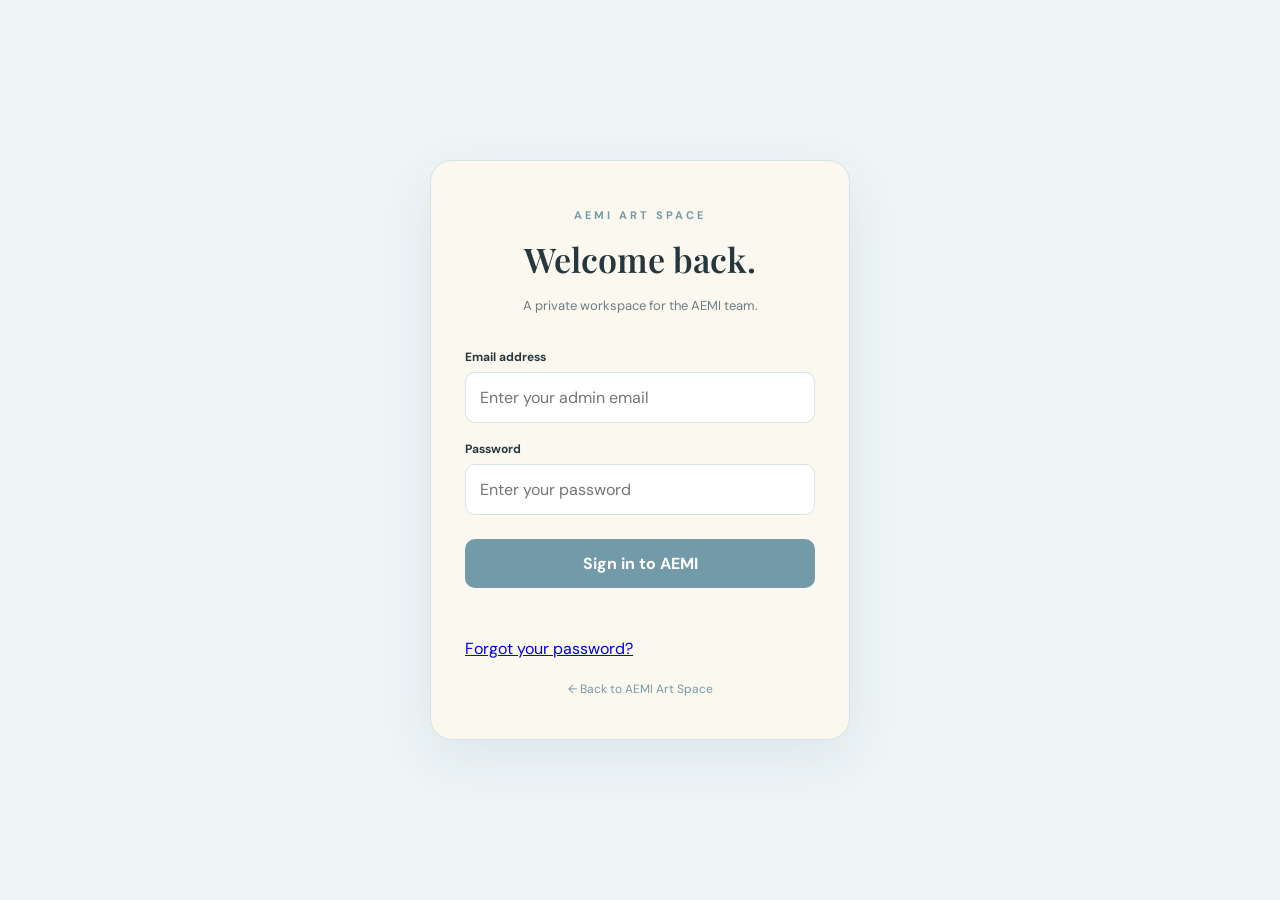
<file: admin.html>
<!DOCTYPE html>
<html lang="en">
<head>
  <meta charset="UTF-8">
  <meta name="viewport" content="width=device-width, initial-scale=1.0">
  <title>AEMI Admin Portal</title>
  <meta name="robots" content="noindex, nofollow">

  <link rel="preconnect" href="https://fonts.googleapis.com">
  <link rel="preconnect" href="https://fonts.gstatic.com" crossorigin>
  <link href="https://fonts.googleapis.com/css2?family=DM+Sans:wght@400;500;600;700&family=Playfair+Display:wght@500;600;700&display=swap" rel="stylesheet">

  <style>
    * { box-sizing: border-box; }

    body {
      margin: 0;
      min-height: 100vh;
      display: grid;
      place-items: center;
      padding: 24px;
      background: #edf5f7;
      color: #26383e;
      font-family: "DM Sans", sans-serif;
    }

    .login-card {
      width: 100%;
      max-width: 420px;
      padding: 42px 34px;
      background: #fbf8ef;
      border: 1px solid #d6e2e4;
      border-radius: 22px;
      box-shadow: 0 18px 55px rgba(38,56,62,.08);
    }

    .brand {
      text-align: center;
      margin-bottom: 32px;
    }

    .brand small {
      color: #739aa8;
      font-size: 11px;
      font-weight: 700;
      letter-spacing: 3px;
    }

    h1 {
      margin: 12px 0 8px;
      font: 600 34px "Playfair Display", serif;
    }

    .subtitle {
      color: #6e7d80;
      font-size: 13px;
      line-height: 1.7;
    }

    label {
      display: block;
      margin: 18px 0 7px;
      font-size: 12px;
      font-weight: 700;
    }

    input {
      width: 100%;
      padding: 14px;
      border: 1px solid #d6e2e4;
      border-radius: 10px;
      background: white;
      color: #26383e;
      font: inherit;
      outline: none;
    }

    input:focus {
      border-color: #739aa8;
      box-shadow: 0 0 0 3px rgba(115,154,168,.13);
    }

    button {
      width: 100%;
      margin-top: 24px;
      padding: 14px;
      border: 0;
      border-radius: 10px;
      background: #739aa8;
      color: white;
      font: inherit;
      font-weight: 700;
      cursor: pointer;
    }

    button:disabled {
      opacity: .6;
      cursor: wait;
    }

    #message {
      min-height: 22px;
      margin-top: 16px;
      color: #a33b43;
      font-size: 12px;
      line-height: 1.6;
      text-align: center;
    }

    .back-link {
      display: block;
      margin-top: 22px;
      color: #739aa8;
      font-size: 12px;
      text-align: center;
      text-decoration: none;
    }
    <style>

  .forgot-password {
    font-size: 11px !important;
    color: #b8b8b8 !important;
    font-weight: 400 !important;
    opacity: 0.8;
    text-decoration: none !important;
  }

  .forgot-password:hover {
    color: #888 !important;
  }
</style>
  </style>
</head>

<body>
  <main class="login-card">
    <header class="brand">
      <small>AEMI ART SPACE</small>
      <h1>Welcome back.</h1>
      <p class="subtitle">
        A private workspace for the AEMI team.
      </p>
    </header>

    <form id="login-form">
      <label for="email">Email address</label>
      <input
        id="email"
        type="email"
        autocomplete="username"
        placeholder="Enter your admin email"
        required
      >

      <label for="password">Password</label>
      <input
        id="password"
        type="password"
        autocomplete="current-password"
        placeholder="Enter your password"
        required
      >

      <button id="login-button" type="submit">
        Sign in to AEMI
      </button>

      <p id="message" role="status" aria-live="polite"></p>
    </form>
      <a href="#" class="forgot-link" id="forgot-password">
        Forgot your password?
      </a>
    <a class="back-link" href="index.html">
      ← Back to AEMI Art Space
    </a>
  </main>

  <script type="module">
    import { createClient } from
      "https://esm.sh/@supabase/supabase-js@2";

    const SUPABASE_URL =
      "https://sonoqrxbbowgmidzhiwi.supabase.co";

    const SUPABASE_KEY =
      "sb_publishable_DTd8ysaf9mkHpbzJXGInPA_mkgjWKwO";

    const supabase = createClient(
      SUPABASE_URL,
      SUPABASE_KEY
    );

    const form = document.getElementById("login-form");
    const button = document.getElementById("login-button");
    const message = document.getElementById("message");
    const forgotPassword = document.getElementById("forgot-password");

    forgotPassword.addEventListener("click", async (event) => {
      event.preventDefault();

      const email = document.getElementById("email").value.trim();

      if (!email) {
        message.textContent = "Please enter your admin email first.";
        return;
      }

      forgotPassword.style.pointerEvents = "none";
      message.style.color = "#6e7d80";
      message.textContent = "Sending recovery email...";

      const { error } = await supabase.auth.resetPasswordForEmail(email, {
        redirectTo: "https://aemico.github.io/aemi-website/reset-password.html"
      });

      forgotPassword.style.pointerEvents = "auto";

      if (error) {
        message.style.color = "#a33b43";
        message.textContent = error.message;
        return;
      }

      message.style.color = "#397451";
      message.textContent = "Recovery email sent! Check your inbox.";
    });
    form.addEventListener("submit", async (event) => {
      event.preventDefault();

      button.disabled = true;
      button.textContent = "Signing in...";
      message.textContent = "";

      const email = document.getElementById("email").value.trim();
      const password = document.getElementById("password").value;

      try {
        const { data, error } = await supabase.auth.signInWithPassword({
          email,
          password
        });

        if (error) throw error;

        const user = data.user;

        const { data: admin, error: adminError } = await supabase
          .from("admin_users")
          .select("display_name, active")
          .eq("user_id", user.id)
          .maybeSingle();

        if (adminError) throw adminError;

        if (!admin || admin.active !== true) {
          await supabase.auth.signOut();
          throw new Error("This account is not authorized for the AEMI Admin Portal.");
        }

        window.location.replace("admin-dashboard.html");

      } catch (error) {
        message.textContent =
          error.message || "Unable to sign in. Please try again.";

        await supabase.auth.signOut();
      } finally {
        button.disabled = false;
        button.textContent = "Sign in to AEMI";
      }
    });
  </script>
</body>
</html>
</file>
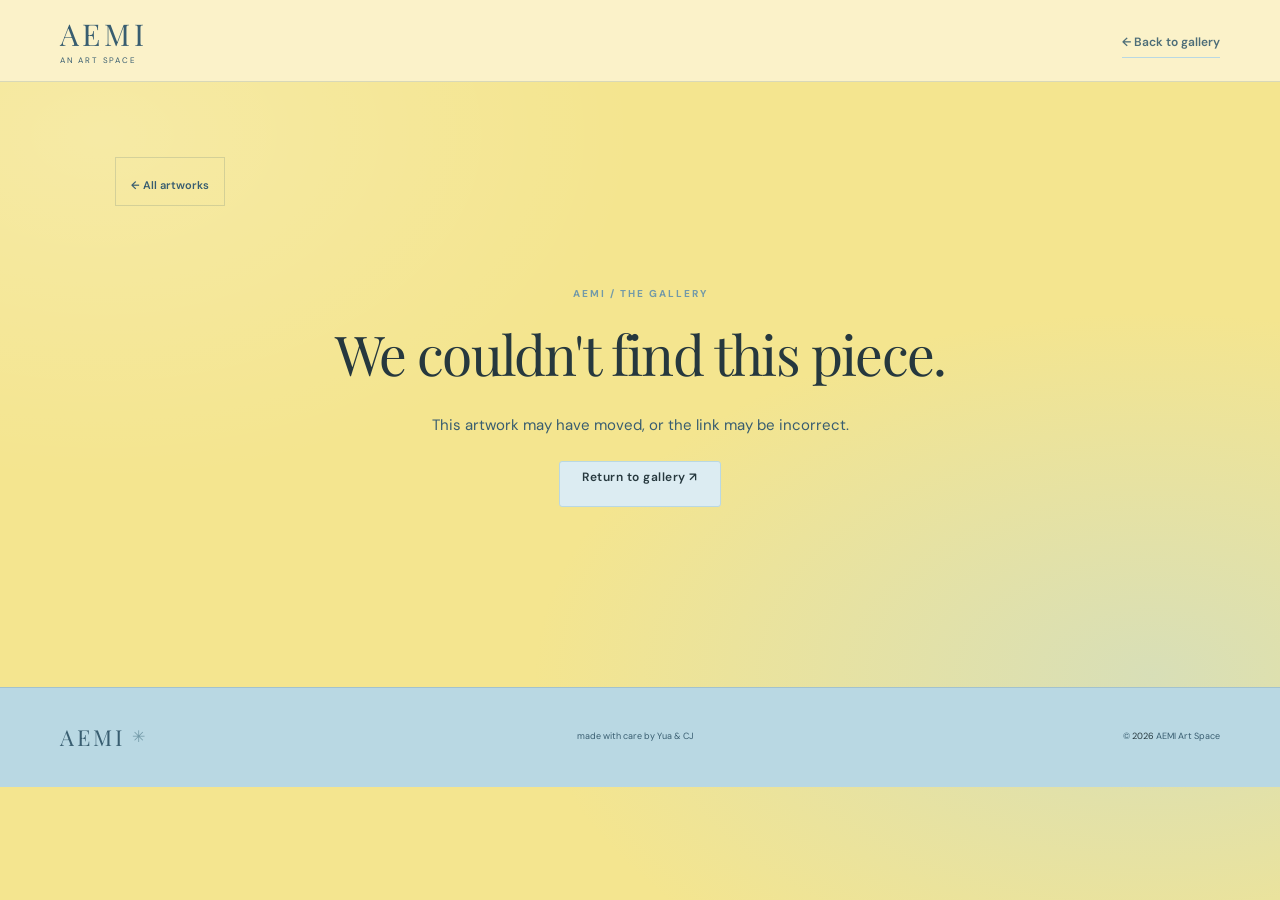
<file: artwork.html>
<!DOCTYPE html>
<html lang="en">
<head>
  <meta charset="UTF-8">
  <meta name="viewport" content="width=device-width, initial-scale=1.0">

  <meta name="theme-color" content="#eaf4f7">
  <meta name="description" content="Explore an original artwork from AEMI Art Space by Yua and CJ.">

  <title>Artwork | AEMI Art Space</title>

  <link rel="preconnect" href="https://fonts.googleapis.com">
  <link rel="preconnect" href="https://fonts.gstatic.com" crossorigin>

  <link href="https://fonts.googleapis.com/css2?family=DM+Sans:wght@400;500;600;700&family=Playfair+Display:wght@400;500;600;700&display=swap" rel="stylesheet">

  <link rel="stylesheet" href="style.css">

  <script src="artwork.js" defer></script>
</head>

<body class="artwork-page">

  <header class="site-header">
    <a class="wordmark" href="index.html" aria-label="AEMI home">
      <span class="wordmark-name">AEMI</span>
      <span class="wordmark-note">an art space</span>
    </a>

    <a class="text-link" href="index.html#gallery">
      ← Back to gallery
    </a>
  </header>


  <main class="artwork-detail section-wrap">

    <div class="artwork-back">
      <a href="index.html#gallery">
        ← All artworks
      </a>
    </div>


    <div id="artwork-content">

      <p class="eyebrow">AEMI / THE GALLERY</p>

      <h1>Loading artwork...</h1>

      <p>Please wait while we open this piece.</p>

    </div>

  </main>


  <footer class="site-footer">
    <a class="footer-wordmark" href="index.html">
      AEMI<span>✳</span>
    </a>

    <p>made with care by Yua & CJ</p>

    <p>© <span id="current-year"></span> AEMI Art Space</p>
  </footer>

</body>
</html>
</file>
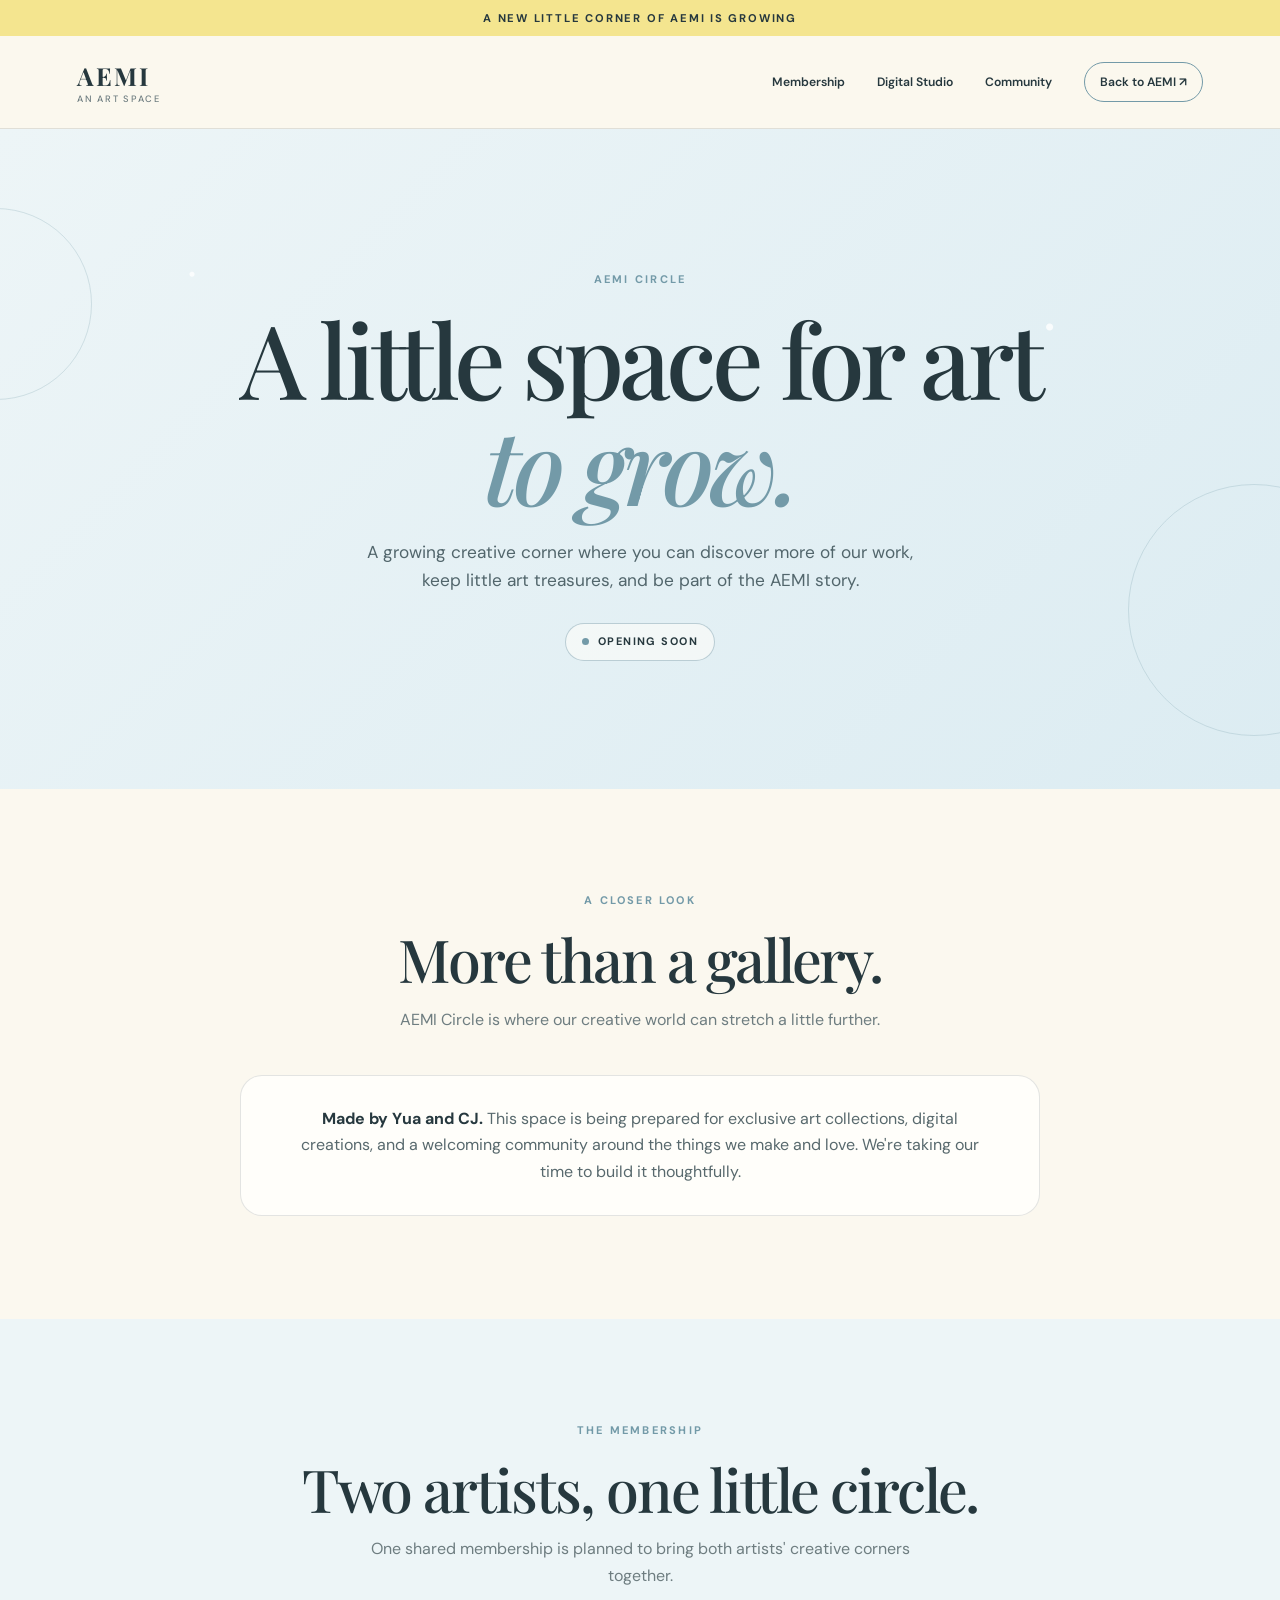
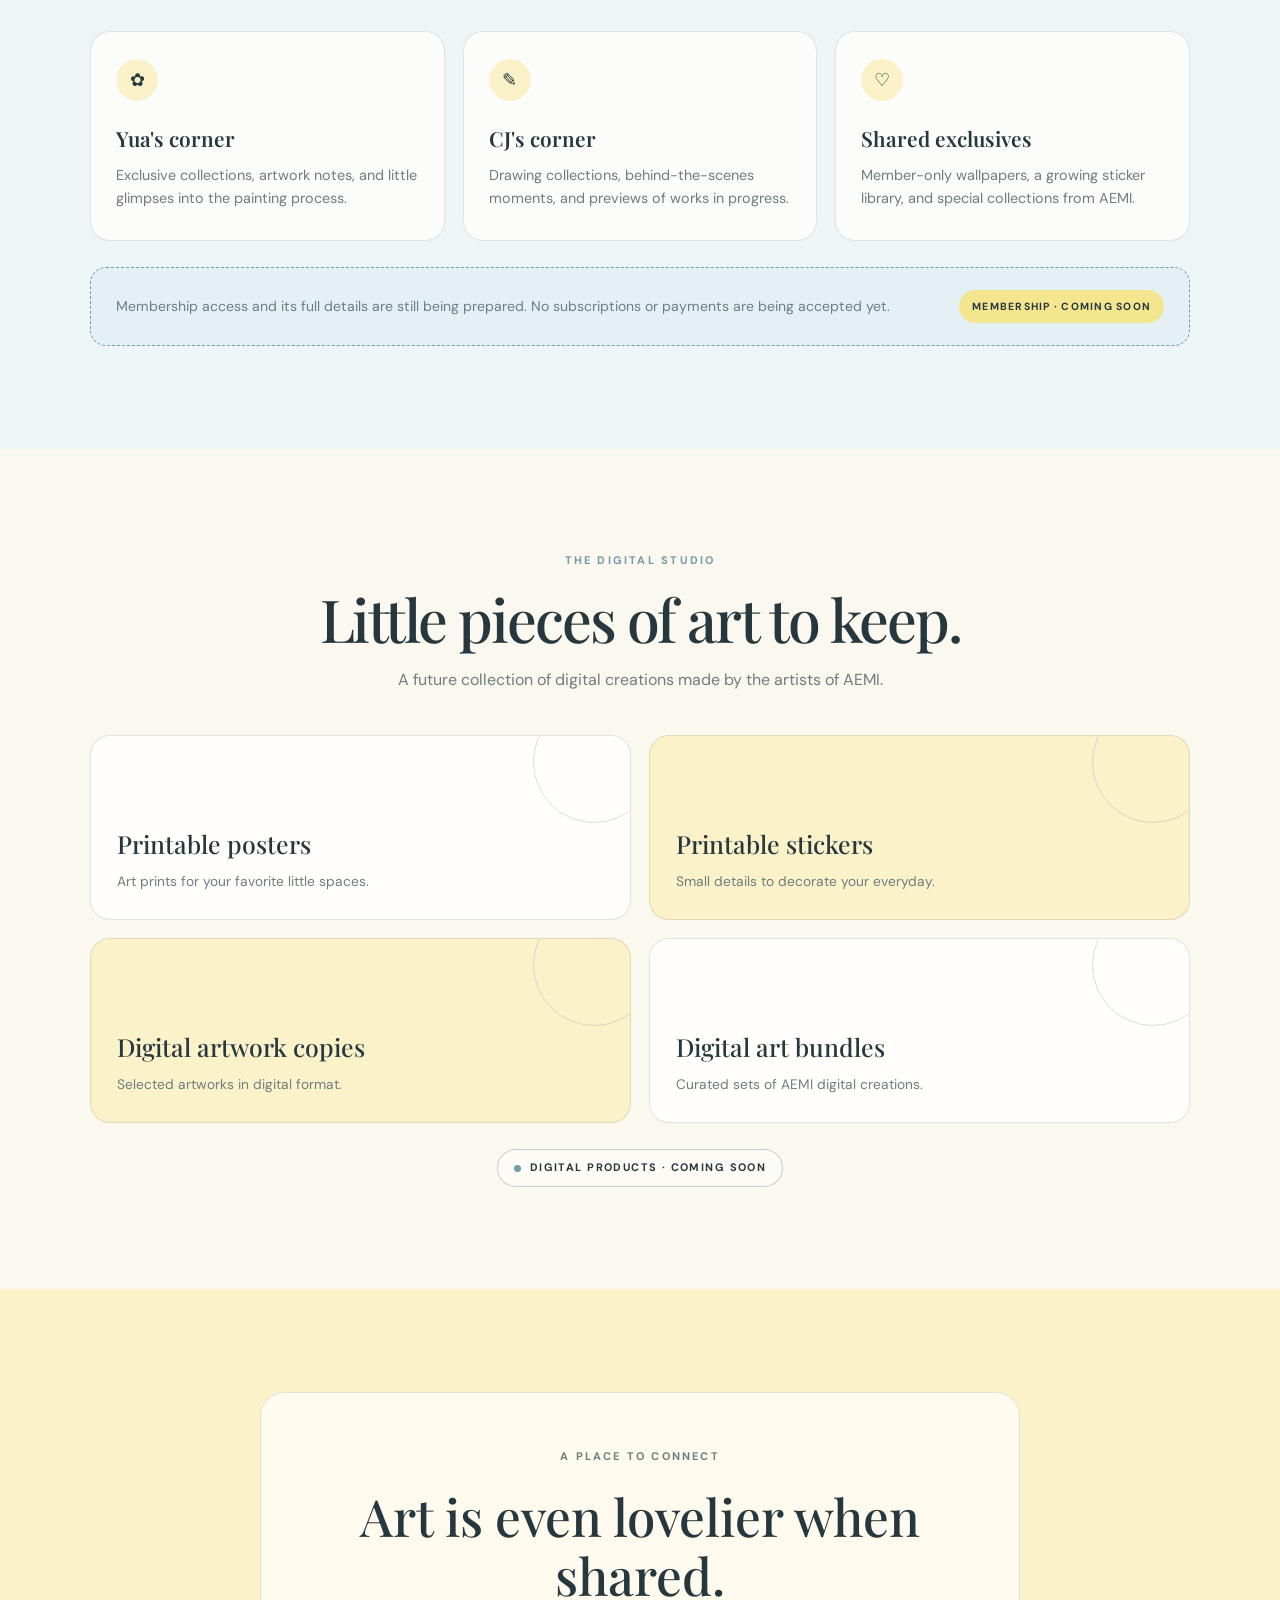
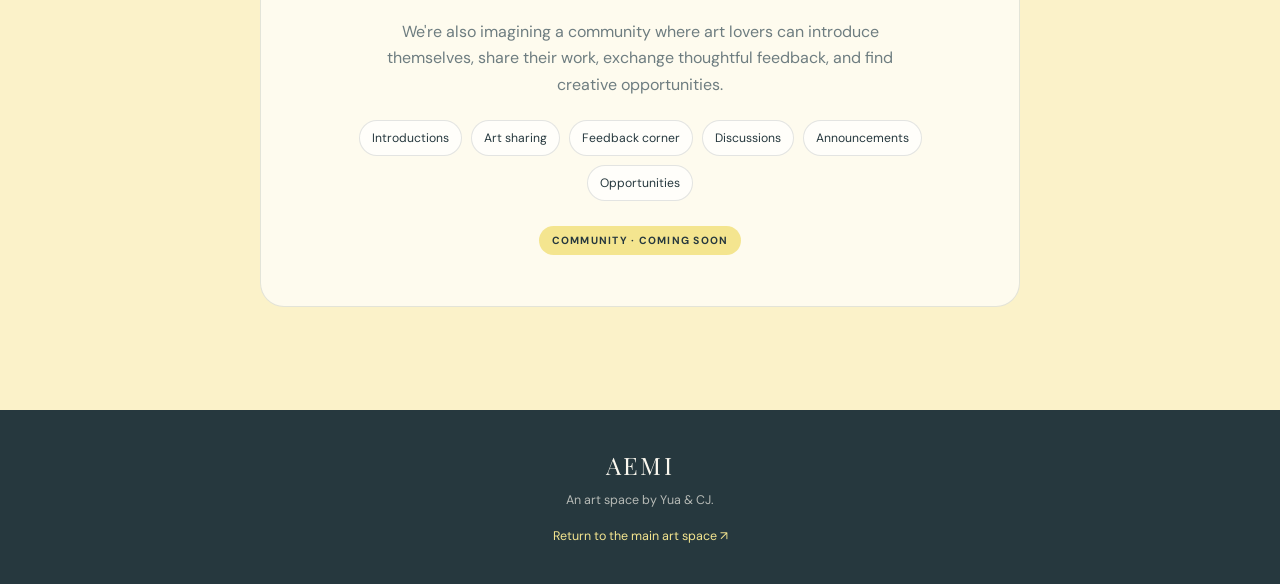
<file: circle.html>
<!DOCTYPE html>
<html lang="en">
<head>
  <meta charset="UTF-8">
  <meta name="viewport" content="width=device-width, initial-scale=1.0">
  <meta name="theme-color" content="#dcecf2">
  <meta name="description" content="AEMI Circle is a growing creative space for art, digital treasures, and community. Coming soon.">
  <title>AEMI Circle — A little space for art to grow</title>

  <link rel="preconnect" href="https://fonts.googleapis.com">
  <link rel="preconnect" href="https://fonts.gstatic.com" crossorigin>
  <link href="https://fonts.googleapis.com/css2?family=DM+Sans:wght@400;500;600;700&family=Playfair+Display:wght@500;600;700&display=swap" rel="stylesheet">

  <style>
    :root {
      --blue: #dcecf2;
      --blue-light: #edf5f7;
      --blue-mid: #b9d8e3;
      --blue-deep: #739aa8;
      --ivory: #fbf8ef;
      --ivory-dark: #f0eadc;
      --yellow: #f4e58f;
      --yellow-light: #fbf2c9;
      --ink: #26383e;
      --muted: #6e7d80;
      --line: rgba(38, 56, 62, 0.13);
      --white: #fffefa;
      --serif: "Playfair Display", Georgia, serif;
      --sans: "DM Sans", Arial, sans-serif;
    }

    * { box-sizing: border-box; }
    html { scroll-behavior: smooth; }
    body {
      margin: 0;
      color: var(--ink);
      background: var(--ivory);
      font-family: var(--sans);
      line-height: 1.65;
    }
    a { color: inherit; }
    .circle-page { overflow: hidden; }
    .top-note {
      padding: 9px 18px;
      background: var(--yellow);
      color: var(--ink);
      text-align: center;
      font-size: 0.7rem;
      font-weight: 700;
      letter-spacing: 0.16em;
      text-transform: uppercase;
    }
    .site-header {
      position: relative;
      z-index: 2;
      display: flex;
      align-items: center;
      justify-content: space-between;
      gap: 24px;
      padding: 20px clamp(20px, 6vw, 88px);
      background: rgba(251, 248, 239, 0.94);
      border-bottom: 1px solid var(--line);
    }
    .brand {
      text-decoration: none;
      font-family: var(--serif);
      font-size: 1.55rem;
      font-weight: 700;
      letter-spacing: 0.08em;
    }
    .brand small {
      display: block;
      margin-top: -5px;
      color: var(--muted);
      font-family: var(--sans);
      font-size: 0.58rem;
      font-weight: 500;
      letter-spacing: 0.19em;
      text-align: center;
      text-transform: uppercase;
    }
    .nav-links {
      display: flex;
      flex-wrap: wrap;
      align-items: center;
      gap: clamp(14px, 2.5vw, 32px);
    }
    .nav-links a {
      font-size: 0.76rem;
      font-weight: 600;
      text-decoration: none;
      transition: color 180ms ease;
    }
    .nav-links a:hover { color: var(--blue-deep); }
    .nav-links .back-link {
      padding: 9px 15px;
      border: 1px solid var(--blue-deep);
      border-radius: 30px;
    }

    .hero {
      position: relative;
      padding: clamp(76px, 11vw, 145px) 22px clamp(78px, 10vw, 130px);
      background:
        radial-gradient(circle at 15% 22%, rgba(255,255,255,.78) 0 2px, transparent 3px),
        radial-gradient(circle at 82% 30%, rgba(255,255,255,.8) 0 3px, transparent 4px),
        linear-gradient(135deg, var(--blue-light), var(--blue));
      text-align: center;
    }
    .hero::before, .hero::after {
      position: absolute;
      content: "";
      width: 190px;
      height: 190px;
      border: 1px solid rgba(115,154,168,.25);
      border-radius: 50%;
      pointer-events: none;
    }
    .hero::before { top: 12%; left: -100px; }
    .hero::after { right: -100px; bottom: 8%; width: 250px; height: 250px; }
    .eyebrow {
      margin: 0 0 17px;
      color: var(--blue-deep);
      font-size: 0.69rem;
      font-weight: 700;
      letter-spacing: 0.2em;
      text-transform: uppercase;
    }
    h1, h2, h3, p { margin-top: 0; }
    .hero h1 {
      max-width: 850px;
      margin: 0 auto 20px;
      font-family: var(--serif);
      font-size: clamp(3rem, 8vw, 6.4rem);
      font-weight: 500;
      letter-spacing: -0.045em;
      line-height: 1.04;
    }
    .hero h1 span { color: var(--blue-deep); font-style: italic; }
    .hero-copy {
      max-width: 560px;
      margin: 0 auto 28px;
      color: #52666c;
      font-size: clamp(0.95rem, 2vw, 1.08rem);
    }
    .status-pill {
      display: inline-flex;
      align-items: center;
      gap: 9px;
      padding: 9px 16px;
      border: 1px solid rgba(115,154,168,.45);
      border-radius: 40px;
      background: rgba(255,254,250,.58);
      font-size: 0.68rem;
      font-weight: 700;
      letter-spacing: 0.13em;
      text-transform: uppercase;
    }
    .status-pill::before {
      width: 7px;
      height: 7px;
      border-radius: 50%;
      background: var(--blue-deep);
      content: "";
    }

    .section {
      padding: clamp(66px, 8vw, 108px) clamp(20px, 7vw, 100px);
    }
    .section-inner { width: min(1100px, 100%); margin: 0 auto; }
    .section-heading {
      max-width: 690px;
      margin: 0 auto 42px;
      text-align: center;
    }
    .section-heading h2 {
      margin-bottom: 14px;
      font-family: var(--serif);
      font-size: clamp(2.2rem, 5vw, 3.7rem);
      font-weight: 500;
      letter-spacing: -0.035em;
      line-height: 1.12;
    }
    .section-heading p:last-child {
      max-width: 570px;
      margin: 0 auto;
      color: var(--muted);
    }
    .intro-section { background: var(--ivory); }
    .intro-note {
      max-width: 800px;
      margin: 0 auto;
      padding: 30px clamp(22px, 5vw, 54px);
      border: 1px solid var(--line);
      border-radius: 22px;
      background: var(--white);
      text-align: center;
    }
    .intro-note p { margin: 0; color: #58696d; }
    .intro-note strong { color: var(--ink); }

    .membership-section { background: var(--blue-light); }
    .feature-grid {
      display: grid;
      grid-template-columns: repeat(3, minmax(0, 1fr));
      gap: 18px;
    }
    .feature-card {
      min-height: 210px;
      padding: 27px 25px;
      border: 1px solid rgba(115,154,168,.24);
      border-radius: 20px;
      background: rgba(255,254,250,.82);
    }
    .feature-icon {
      display: grid;
      width: 42px;
      height: 42px;
      margin-bottom: 20px;
      place-items: center;
      border-radius: 50%;
      background: var(--yellow-light);
      font-size: 1.1rem;
    }
    .feature-card h3 {
      margin-bottom: 8px;
      font-family: var(--serif);
      font-size: 1.3rem;
      font-weight: 600;
    }
    .feature-card p { margin: 0; color: var(--muted); font-size: 0.9rem; }
    .coming-panel {
      display: flex;
      align-items: center;
      justify-content: space-between;
      gap: 20px;
      margin-top: 26px;
      padding: 22px 25px;
      border: 1px dashed var(--blue-deep);
      border-radius: 16px;
      background: rgba(220,236,242,.5);
    }
    .coming-panel p { margin: 0; color: var(--muted); font-size: 0.88rem; }
    .coming-label {
      flex: 0 0 auto;
      padding: 8px 13px;
      border-radius: 30px;
      background: var(--yellow);
      font-size: 0.65rem;
      font-weight: 700;
      letter-spacing: .12em;
      text-transform: uppercase;
    }

    .studio-section { background: var(--ivory); }
    .studio-grid {
      display: grid;
      grid-template-columns: repeat(2, minmax(0, 1fr));
      gap: 18px;
    }
    .studio-card {
      position: relative;
      min-height: 185px;
      display: flex;
      flex-direction: column;
      justify-content: flex-end;
      padding: 26px;
      overflow: hidden;
      border: 1px solid var(--line);
      border-radius: 20px;
      background: var(--white);
    }
    .studio-card:nth-child(2), .studio-card:nth-child(3) { background: var(--yellow-light); }
    .studio-card::after {
      position: absolute;
      top: -35px;
      right: -25px;
      width: 120px;
      height: 120px;
      border: 1px solid rgba(115,154,168,.3);
      border-radius: 50%;
      content: "";
    }
    .studio-card h3 {
      position: relative;
      z-index: 1;
      max-width: 270px;
      margin: 0 0 5px;
      font-family: var(--serif);
      font-size: 1.55rem;
      font-weight: 500;
    }
    .studio-card p { position: relative; z-index: 1; margin: 0; color: var(--muted); font-size: .86rem; }
    .studio-status { margin-top: 26px; text-align: center; }

    .community-section {
      background: var(--yellow-light);
      text-align: center;
    }
    .community-card {
      max-width: 760px;
      margin: 0 auto;
      padding: clamp(30px, 5vw, 54px);
      border: 1px solid rgba(38,56,62,.12);
      border-radius: 24px;
      background: rgba(255,254,250,.76);
    }
    .community-card h2 {
      margin-bottom: 14px;
      font-family: var(--serif);
      font-size: clamp(2rem, 5vw, 3.2rem);
      font-weight: 500;
      line-height: 1.15;
    }
    .community-card p { max-width: 550px; margin: 0 auto 22px; color: var(--muted); }
    .community-tags { display: flex; flex-wrap: wrap; justify-content: center; gap: 9px; }
    .community-tags span {
      padding: 7px 12px;
      border: 1px solid var(--line);
      border-radius: 30px;
      background: var(--white);
      font-size: .76rem;
    }

    .footer {
      padding: 36px 20px;
      background: var(--ink);
      color: var(--ivory);
      text-align: center;
    }
    .footer-brand {
      margin-bottom: 5px;
      font-family: var(--serif);
      font-size: 1.5rem;
      letter-spacing: .1em;
    }
    .footer p { margin: 0; color: rgba(251,248,239,.68); font-size: .78rem; }
    .footer a { display: inline-block; margin-top: 15px; color: var(--yellow); font-size: .78rem; text-decoration: none; }

    @media (max-width: 760px) {
      .site-header { flex-direction: column; gap: 15px; padding: 17px 18px; }
      .nav-links { justify-content: center; gap: 11px 18px; }
      .nav-links a { font-size: .72rem; }
      .feature-grid { grid-template-columns: 1fr; }
      .feature-card { min-height: 0; }
      .coming-panel { align-items: flex-start; flex-direction: column; }
    }
    @media (max-width: 520px) {
      .studio-grid { grid-template-columns: 1fr; }
      .studio-card { min-height: 150px; }
      .hero { padding-top: 76px; padding-bottom: 82px; }
      .section { padding-left: 18px; padding-right: 18px; }
    }
    @media (prefers-reduced-motion: reduce) {
      html { scroll-behavior: auto; }
      *, *::before, *::after { transition-duration: .01ms !important; }
    }
  </style>
</head>

<body>
  <div class="circle-page">
    <div class="top-note">A new little corner of AEMI is growing</div>

    <header class="site-header">
      <a class="brand" href="index.html" aria-label="AEMI home">AEMI<small>an art space</small></a>
      <nav class="nav-links" aria-label="Main navigation">
        <a href="#membership">Membership</a>
        <a href="#digital-studio">Digital Studio</a>
        <a href="#community">Community</a>
        <a class="back-link" href="index.html">Back to AEMI ↗</a>
      </nav>
    </header>

    <main>
      <section class="hero">
        <p class="eyebrow">AEMI CIRCLE</p>
        <h1>A little space for art <span>to grow.</span></h1>
        <p class="hero-copy">A growing creative corner where you can discover more of our work, keep little art treasures, and be part of the AEMI story.</p>
        <span class="status-pill">Opening soon</span>
      </section>

      <section class="section intro-section">
        <div class="section-inner">
          <div class="section-heading">
            <p class="eyebrow">A CLOSER LOOK</p>
            <h2>More than a gallery.</h2>
            <p>AEMI Circle is where our creative world can stretch a little further.</p>
          </div>
          <div class="intro-note">
            <p><strong>Made by Yua and CJ.</strong> This space is being prepared for exclusive art collections, digital creations, and a welcoming community around the things we make and love. We're taking our time to build it thoughtfully.</p>
          </div>
        </div>
      </section>

      <section class="section membership-section" id="membership">
        <div class="section-inner">
          <div class="section-heading">
            <p class="eyebrow">THE MEMBERSHIP</p>
            <h2>Two artists, one little circle.</h2>
            <p>One shared membership is planned to bring both artists' creative corners together.</p>
          </div>

          <div class="feature-grid">
            <article class="feature-card">
              <div class="feature-icon" aria-hidden="true">✿</div>
              <h3>Yua's corner</h3>
              <p>Exclusive collections, artwork notes, and little glimpses into the painting process.</p>
            </article>
            <article class="feature-card">
              <div class="feature-icon" aria-hidden="true">✎</div>
              <h3>CJ's corner</h3>
              <p>Drawing collections, behind-the-scenes moments, and previews of works in progress.</p>
            </article>
            <article class="feature-card">
              <div class="feature-icon" aria-hidden="true">♡</div>
              <h3>Shared exclusives</h3>
              <p>Member-only wallpapers, a growing sticker library, and special collections from AEMI.</p>
            </article>
          </div>

          <div class="coming-panel">
            <p>Membership access and its full details are still being prepared. No subscriptions or payments are being accepted yet.</p>
            <span class="coming-label">Membership · Coming soon</span>
          </div>
        </div>
      </section>

      <section class="section studio-section" id="digital-studio">
        <div class="section-inner">
          <div class="section-heading">
            <p class="eyebrow">THE DIGITAL STUDIO</p>
            <h2>Little pieces of art to keep.</h2>
            <p>A future collection of digital creations made by the artists of AEMI.</p>
          </div>

          <div class="studio-grid">
            <article class="studio-card">
              <h3>Printable posters</h3>
              <p>Art prints for your favorite little spaces.</p>
            </article>
            <article class="studio-card">
              <h3>Printable stickers</h3>
              <p>Small details to decorate your everyday.</p>
            </article>
            <article class="studio-card">
              <h3>Digital artwork copies</h3>
              <p>Selected artworks in digital format.</p>
            </article>
            <article class="studio-card">
              <h3>Digital art bundles</h3>
              <p>Curated sets of AEMI digital creations.</p>
            </article>
          </div>

          <div class="studio-status">
            <span class="status-pill">Digital products · Coming soon</span>
          </div>
        </div>
      </section>

      <section class="section community-section" id="community">
        <div class="section-inner">
          <div class="community-card">
            <p class="eyebrow">A PLACE TO CONNECT</p>
            <h2>Art is even lovelier when shared.</h2>
            <p>We're also imagining a community where art lovers can introduce themselves, share their work, exchange thoughtful feedback, and find creative opportunities.</p>
            <div class="community-tags" aria-label="Planned community spaces">
              <span>Introductions</span>
              <span>Art sharing</span>
              <span>Feedback corner</span>
              <span>Discussions</span>
              <span>Announcements</span>
              <span>Opportunities</span>
            </div>
            <div style="margin-top: 25px;">
              <span class="coming-label">Community · Coming soon</span>
            </div>
          </div>
        </div>
      </section>
    </main>

    <footer class="footer">
      <div class="footer-brand">AEMI</div>
      <p>An art space by Yua &amp; CJ.</p>
      <a href="index.html">Return to the main art space ↗</a>
    </footer>
  </div>
</body>
</html>
</file>
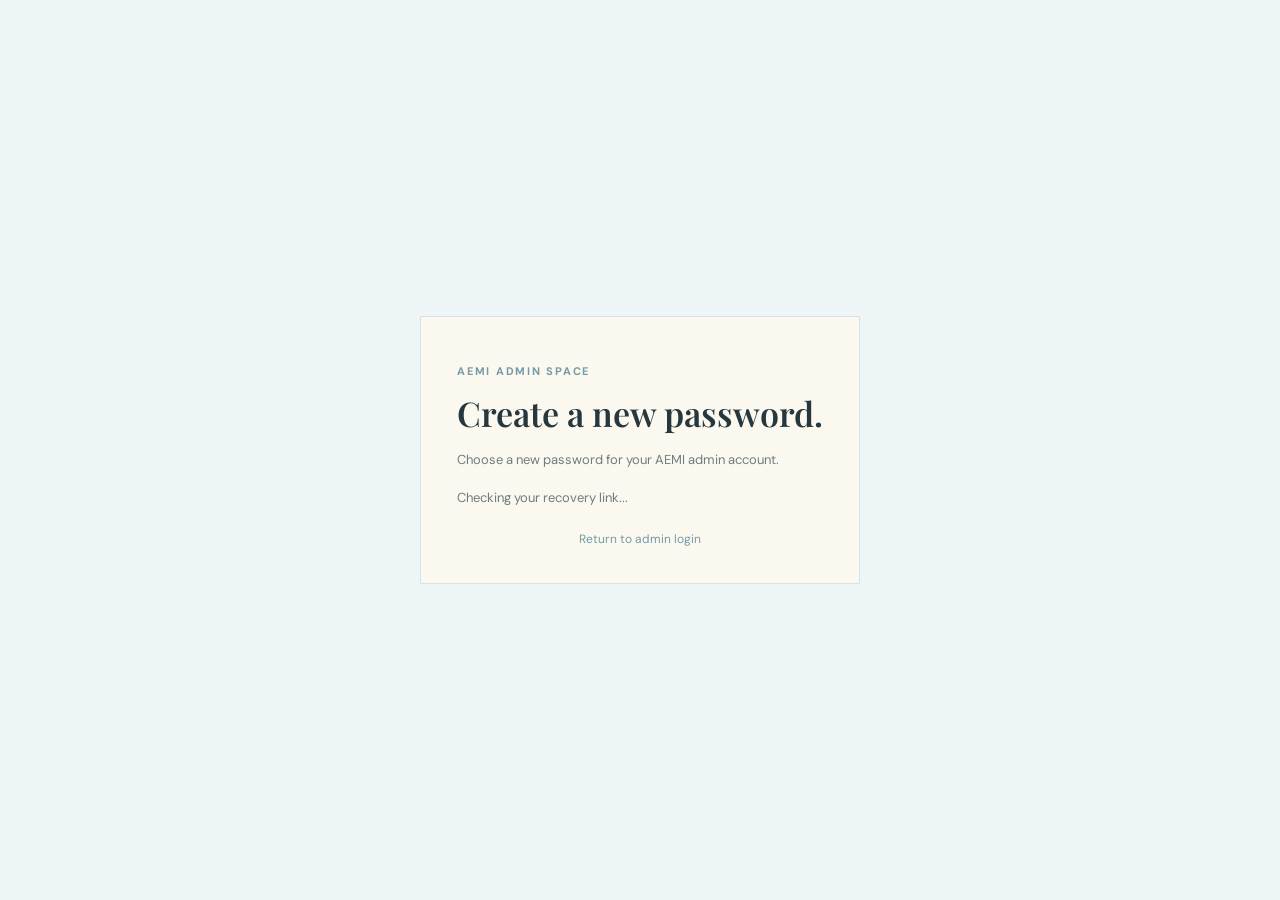
<file: reset-password.html>
<!DOCTYPE html>
<html lang="en">
<head>
  <meta charset="UTF-8">
  <meta name="viewport" content="width=device-width, initial-scale=1.0">
  <title>Reset Password | AEMI</title>

  <link rel="preconnect" href="https://fonts.googleapis.com">
  <link rel="preconnect" href="https://fonts.gstatic.com" crossorigin>
  <link href="https://fonts.googleapis.com/css2?family=DM+Sans:wght@400;500;600;700&family=Playfair+Display:wght@500;600;700&display=swap" rel="stylesheet">

  <style>
    :root {
      --blue: #dcecf2;
      --blue-light: #edf5f7;
      --blue-deep: #739aa8;
      --ivory: #fbf8ef;
      --ink: #26383e;
      --muted: #6e7d80;
      --line: #d6e2e4;
      --white: #fffefa;
    }

    * { box-sizing: border-box; }

    body {
      margin: 0;
      min-height: 100vh;
      display: grid;
      place-items: center;
      padding: 24px;
      background: var(--blue-light);
      color: var(--ink);
      font-family: "DM Sans", sans-serif;
    }

    .reset-card {
      width: min(100%, 440px);
      padding: 36px;
      background: var(--ivory);
      border: 1px solid var(--line);
    }

    .eyebrow {
      color: var(--blue-deep);
      font-size: 11px;
      font-weight: 700;
      letter-spacing: 0.16em;
      text-transform: uppercase;
    }

    h1 {
      margin: 12px 0;
      font: 600 34px "Playfair Display", serif;
    }

    .intro, #message {
      color: var(--muted);
      font-size: 13px;
      line-height: 1.7;
    }

    .field {
      display: grid;
      gap: 8px;
      margin: 20px 0;
    }

    label {
      font-size: 12px;
      font-weight: 700;
    }

    input {
      width: 100%;
      padding: 13px;
      border: 1px solid var(--line);
      background: var(--white);
      color: var(--ink);
      font: inherit;
      outline-color: var(--blue-deep);
    }

    button {
      width: 100%;
      padding: 14px;
      border: 1px solid var(--blue-deep);
      background: var(--blue);
      color: var(--ink);
      font: inherit;
      font-size: 13px;
      font-weight: 700;
      cursor: pointer;
    }

    button:disabled {
      cursor: not-allowed;
      opacity: 0.6;
    }

    #message { margin-top: 16px; }
    #message.error { color: #a64b4b; }
    #message.success { color: #397451; }

    .back-link {
      display: block;
      margin-top: 22px;
      color: var(--blue-deep);
      font-size: 12px;
      text-align: center;
      text-decoration: none;
    }

    [hidden] { display: none !important; }

    @media (max-width: 480px) {
      .reset-card { padding: 26px 22px; }
    }
  </style>
</head>

<body>
  <main class="reset-card">
    <p class="eyebrow">AEMI Admin Space</p>
    <h1>Create a new password.</h1>
    <p class="intro">
      Choose a new password for your AEMI admin account.
    </p>

    <form id="reset-form" hidden>
      <div class="field">
        <label for="new-password">New password</label>
        <input
          id="new-password"
          type="password"
          minlength="8"
          autocomplete="new-password"
          placeholder="At least 8 characters"
          required
        >
      </div>

      <div class="field">
        <label for="confirm-password">Confirm new password</label>
        <input
          id="confirm-password"
          type="password"
          minlength="8"
          autocomplete="new-password"
          placeholder="Enter your password again"
          required
        >
      </div>

      <button id="submit-button" type="submit">
        Save new password
      </button>
    </form>

    <p id="message" role="status">Checking your recovery link...</p>

    <a class="back-link" href="admin.html">Return to admin login</a>
  </main>

  <script type="module">
    import { createClient } from "https://esm.sh/@supabase/supabase-js@2";

    const supabase = createClient(
      "https://sonoqrxbbowgmidzhiwi.supabase.co",
      "sb_publishable_DTd8ysaf9mkHpbzJXGInPA_mkgjWKwO"
    );

    const form = document.getElementById("reset-form");
    const message = document.getElementById("message");
    const submitButton = document.getElementById("submit-button");

    let recoverySessionReady = false;

    function showMessage(text, type = "") {
      message.textContent = text;
      message.className = type;
    }

    function showForm() {
      recoverySessionReady = true;
      form.hidden = false;
      showMessage("Your recovery link is valid. You can now create a new password.");
    }

    supabase.auth.onAuthStateChange((event, session) => {
      if (event === "PASSWORD_RECOVERY" && session) {
        showForm();
      }
    });

    const { data, error } = await supabase.auth.getSession();

    if (error) {
      showMessage("We couldn't verify your recovery link. Request a new one.", "error");
    } else if (data.session) {
      showForm();
    } else {
      showMessage(
        "No active recovery session was found. Please request a fresh password reset email.",
        "error"
      );
    }

    form.addEventListener("submit", async (event) => {
      event.preventDefault();

      if (!recoverySessionReady) return;

      const password = document.getElementById("new-password").value;
      const confirmation = document.getElementById("confirm-password").value;

      if (password.length < 8) {
        showMessage("Your password must be at least 8 characters.", "error");
        return;
      }

      if (password !== confirmation) {
        showMessage("Your passwords do not match. Please try again.", "error");
        return;
      }

      submitButton.disabled = true;
      submitButton.textContent = "Saving...";

      const { error } = await supabase.auth.updateUser({
        password: password
      });

      if (error) {
        showMessage("Password update failed: " + error.message, "error");
        submitButton.disabled = false;
        submitButton.textContent = "Save new password";
        return;
      }

      showMessage("Your password has been updated! Redirecting to admin login...", "success");

      await supabase.auth.signOut();

      setTimeout(() => {
        window.location.replace("admin.html");
      }, 1800);
    });
  </script>
</body>
</html>
</file>
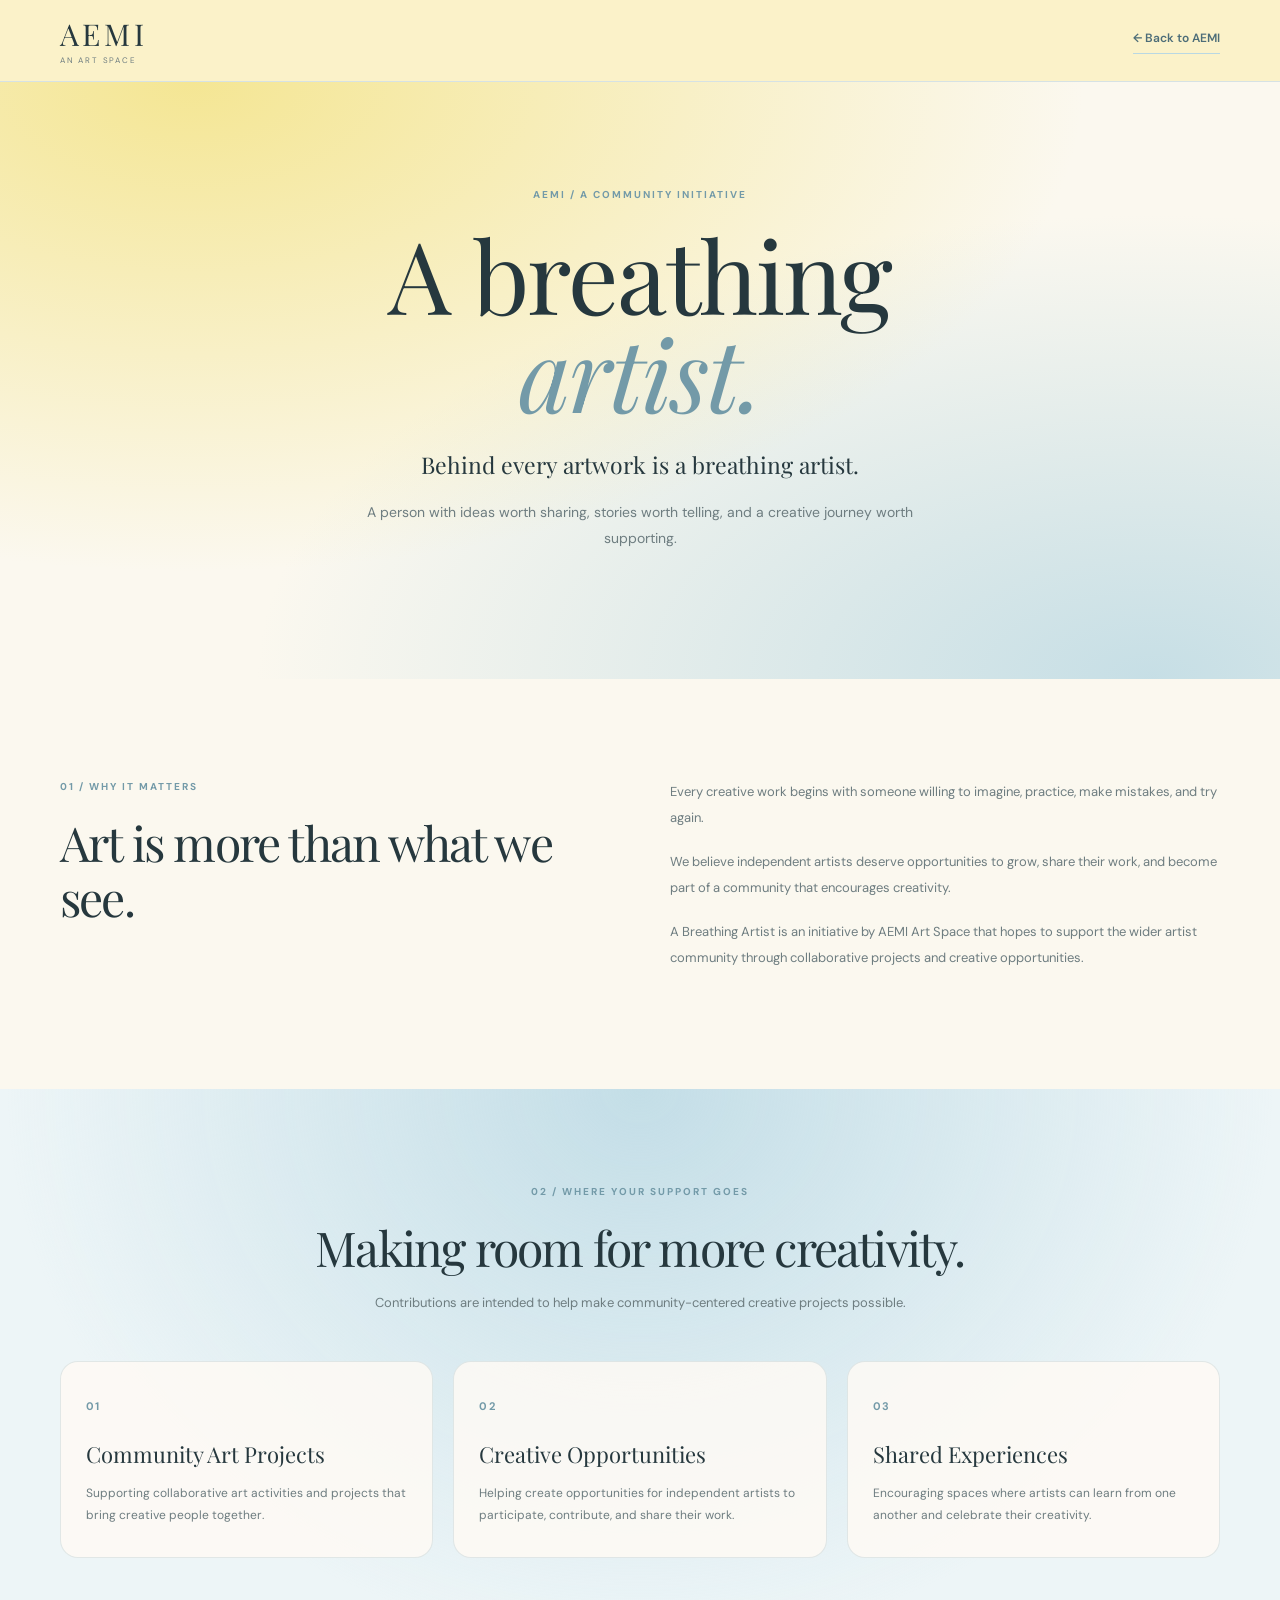
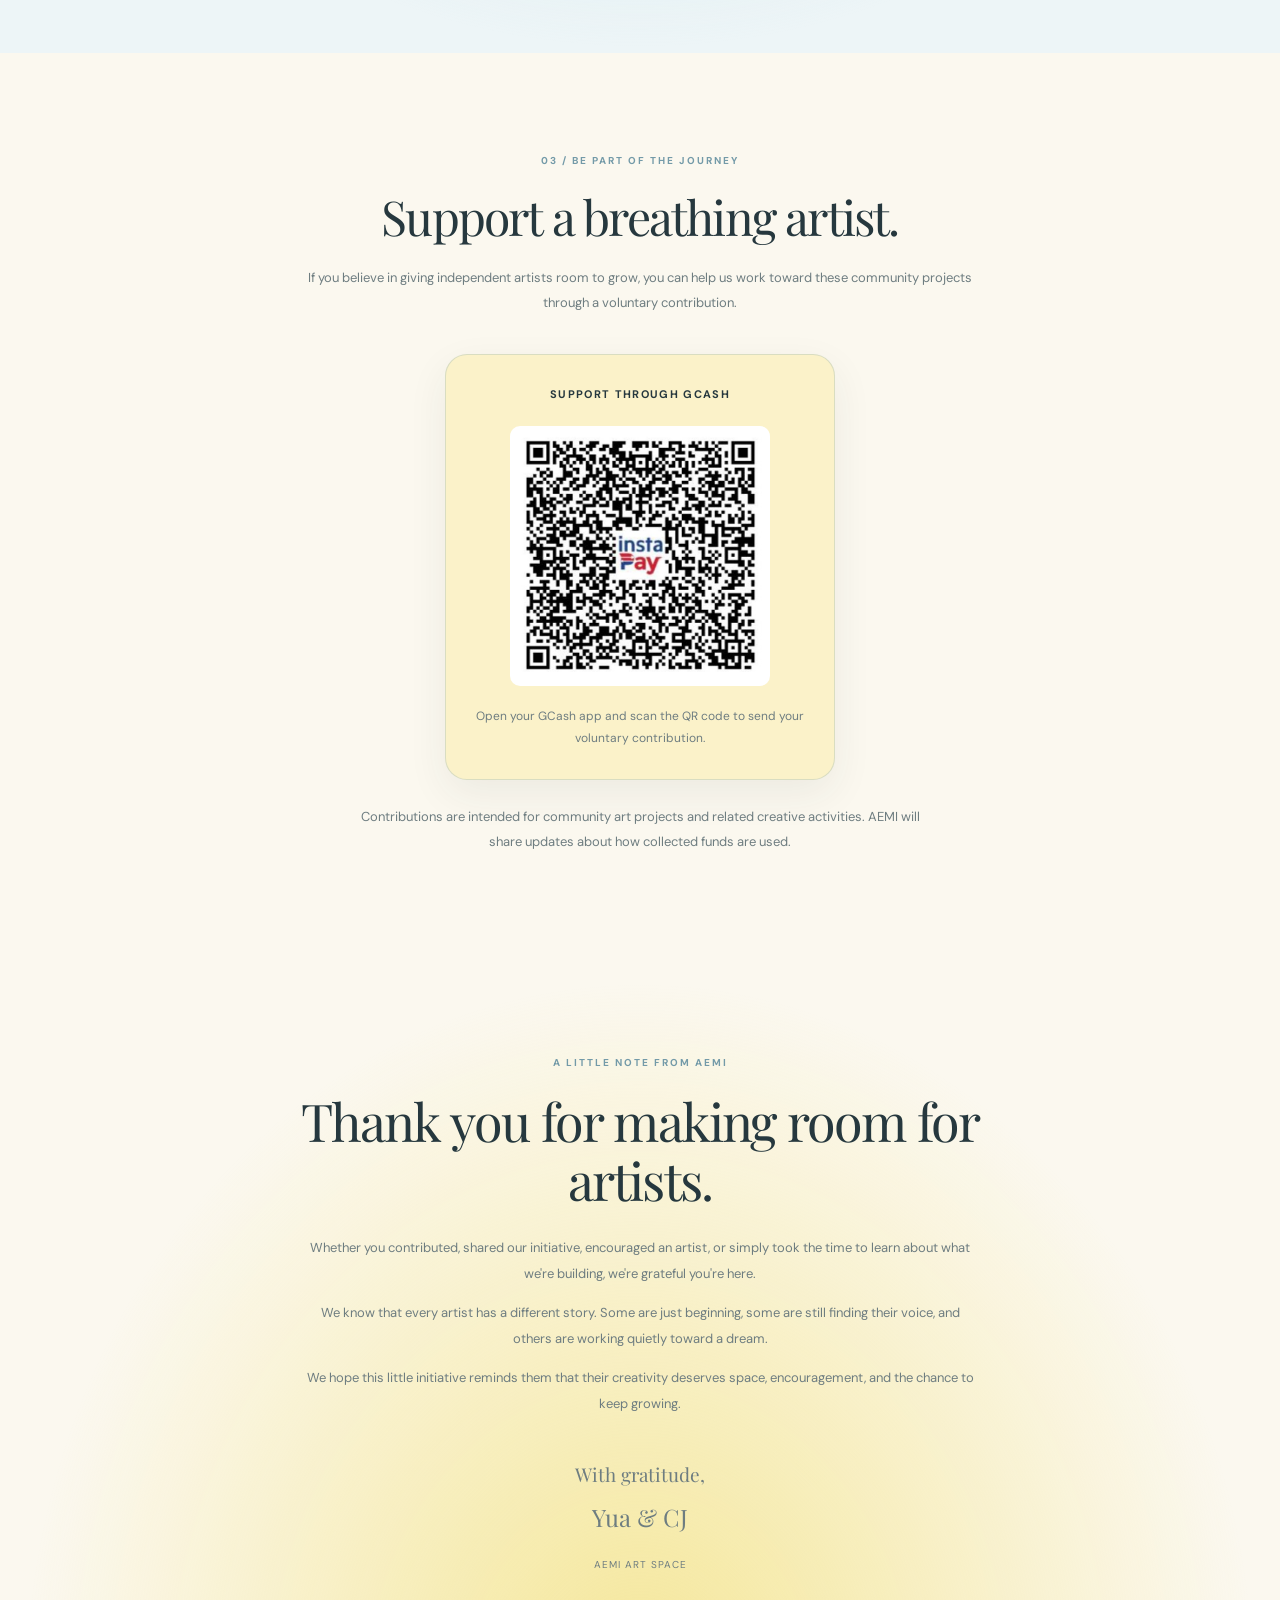
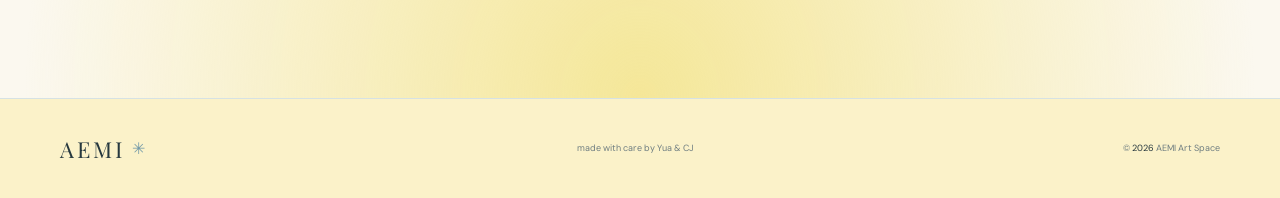
<file: support.html>
<!DOCTYPE html>
<html lang="en">
<head>
  <meta charset="UTF-8">
  <meta name="viewport" content="width=device-width, initial-scale=1.0">

  <meta name="theme-color" content="#fbf2c9">
  <meta name="description" content="Support A Breathing Artist, an AEMI community initiative for independent artists and creative projects.">

  <title>A Breathing Artist | AEMI Art Space</title>

  <link rel="preconnect" href="https://fonts.googleapis.com">
  <link rel="preconnect" href="https://fonts.gstatic.com" crossorigin>

  <link href="https://fonts.googleapis.com/css2?family=DM+Sans:wght@400;500;600;700&family=Playfair+Display:wght@400;500;600;700&display=swap" rel="stylesheet">

  <link rel="stylesheet" href="style.css">
</head>

<body class="support-page">

  <header class="site-header">
    <a class="wordmark" href="index.html" aria-label="AEMI home">
      <span class="wordmark-name">AEMI</span>
      <span class="wordmark-note">an art space</span>
    </a>

    <a class="text-link" href="index.html#breathing-artist">
      ← Back to AEMI
    </a>
  </header>

  <main>

    <!-- INTRODUCTION -->
    <section class="support-hero">
      <div class="support-hero-content">

        <p class="eyebrow">AEMI / A COMMUNITY INITIATIVE</p>

        <h1>
          A breathing<br>
          <em>artist.</em>
        </h1>

        <p class="support-hero-lead">
          Behind every artwork is a breathing artist.
        </p>

        <p>
          A person with ideas worth sharing, stories worth telling,
          and a creative journey worth supporting.
        </p>

      </div>
    </section>


    <!-- ABOUT THE INITIATIVE -->
    <section class="support-about section-wrap">

      <div class="support-section-heading">
        <p class="eyebrow">01 / WHY IT MATTERS</p>
        <h2>Art is more than what we see.</h2>
      </div>

      <div class="support-about-copy">
        <p>
          Every creative work begins with someone willing to imagine,
          practice, make mistakes, and try again.
        </p>

        <p>
          We believe independent artists deserve opportunities
          to grow, share their work, and become part of a community
          that encourages creativity.
        </p>

        <p>
          A Breathing Artist is an initiative by AEMI Art Space
          that hopes to support the wider artist community through
          collaborative projects and creative opportunities.
        </p>
      </div>

    </section>


    <!-- WHERE CONTRIBUTIONS GO -->
    <section class="support-projects">

      <div class="support-projects-inner">

        <p class="eyebrow">02 / WHERE YOUR SUPPORT GOES</p>

        <h2>Making room for more creativity.</h2>

        <p class="support-projects-intro">
          Contributions are intended to help make community-centered
          creative projects possible.
        </p>

        <div class="support-project-grid">

          <article class="support-project-card">
            <span>01</span>
            <h3>Community Art Projects</h3>
            <p>
              Supporting collaborative art activities and
              projects that bring creative people together.
            </p>
          </article>

          <article class="support-project-card">
            <span>02</span>
            <h3>Creative Opportunities</h3>
            <p>
              Helping create opportunities for independent artists
              to participate, contribute, and share their work.
            </p>
          </article>

          <article class="support-project-card">
            <span>03</span>
            <h3>Shared Experiences</h3>
            <p>
              Encouraging spaces where artists can learn from
              one another and celebrate their creativity.
            </p>
          </article>

        </div>

      </div>

    </section>


    <!-- GCASH SUPPORT -->
    <section class="support-payment section-wrap" id="support-payment">

      <div class="support-payment-content">

        <p class="eyebrow">03 / BE PART OF THE JOURNEY</p>

        <h2>Support a breathing artist.</h2>

        <p>
          If you believe in giving independent artists room to grow,
          you can help us work toward these community projects
          through a voluntary contribution.
        </p>

        <div class="support-qr-card">

          <p class="support-qr-label">SUPPORT THROUGH GCASH</p>

          <img
            src="gcash-qr.png"
            alt="AEMI community support GCash QR code"
            class="support-qr-image"
          >

          <p class="support-qr-caption">
            Open your GCash app and scan the QR code to send
            your voluntary contribution.
          </p>

        </div>

        <p class="support-transparency">
          Contributions are intended for community art projects
          and related creative activities. AEMI will share updates
          about how collected funds are used.
        </p>

      </div>

    </section>


    <!-- THANK YOU -->
    <section class="support-thankyou">

      <div class="support-thankyou-content">

        <p class="eyebrow">A LITTLE NOTE FROM AEMI</p>

        <h2>Thank you for making room for artists.</h2>

        <p>
          Whether you contributed, shared our initiative,
          encouraged an artist, or simply took the time to learn
          about what we're building, we're grateful you're here.
        </p>

        <p>
          We know that every artist has a different story.
          Some are just beginning, some are still finding their
          voice, and others are working quietly toward a dream.
        </p>

        <p>
          We hope this little initiative reminds them that
          their creativity deserves space, encouragement,
          and the chance to keep growing.
        </p>

        <p class="support-signature">
          With gratitude,<br>
          <strong>Yua & CJ</strong><br>
          <span>AEMI Art Space</span>
        </p>

      </div>

    </section>

  </main>


  <footer class="site-footer">
    <a class="footer-wordmark" href="index.html">
      AEMI<span>✳</span>
    </a>

    <p>made with care by Yua & CJ</p>

    <p>© <span id="current-year"></span> AEMI Art Space</p>
  </footer>

  <script>
    const year = document.getElementById("current-year");

    if (year) {
      year.textContent = new Date().getFullYear();
    }
  </script>

</body>
</html>
</file>
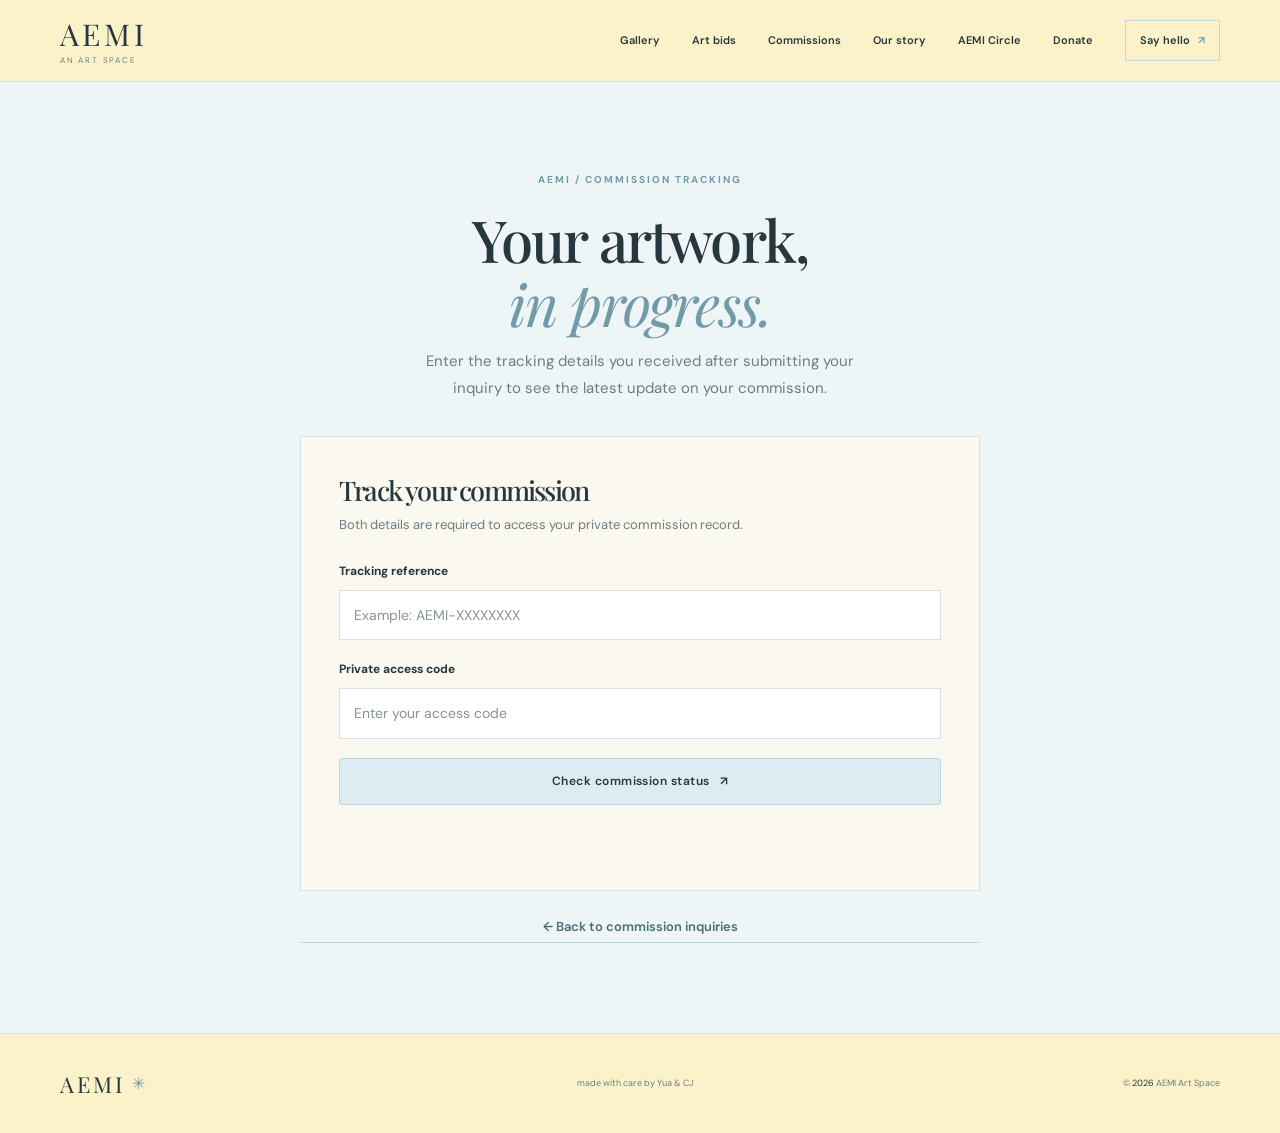
<file: track-commission.html>
<!DOCTYPE html>
<html lang="en">
<head>
  <meta charset="UTF-8">
  <meta name="viewport" content="width=device-width, initial-scale=1.0">
  <meta name="theme-color" content="#eaf4f7">
  <meta name="description" content="Check the progress of your AEMI Art Space commission.">
  <title>Track Your Commission — AEMI Art Space</title>

  <link rel="preconnect" href="https://fonts.googleapis.com">
  <link rel="preconnect" href="https://fonts.gstatic.com" crossorigin>
  <link href="https://fonts.googleapis.com/css2?family=DM+Sans:wght@400;500;600;700&family=Playfair+Display:wght@400;500;600;700&display=swap" rel="stylesheet">

  <link rel="stylesheet" href="style.css">

  <style>
    .tracker-page {
      min-height: 75vh;
      padding: 90px 20px;
      background: var(--blue-light, #edf5f7);
    }

    .tracker-container {
      width: min(100%, 680px);
      margin: 0 auto;
    }

    .tracker-heading {
      margin-bottom: 34px;
      text-align: center;
    }

    .tracker-heading h1 {
      margin: 12px 0;
      font-family: "Playfair Display", serif;
      font-size: clamp(38px, 7vw, 58px);
      font-weight: 500;
      line-height: 1.1;
    }

    .tracker-heading h1 em {
      color: var(--blue-deep, #739aa8);
    }

    .tracker-heading > p:last-child {
      max-width: 470px;
      margin: 0 auto;
      color: var(--muted, #6e7d80);
      line-height: 1.8;
    }

    .tracker-form,
    .tracker-result {
      padding: clamp(22px, 5vw, 38px);
      background: var(--ivory, #fbf8ef);
      border: 1px solid var(--line, #d6e2e4);
    }

    .tracker-form h2,
    .tracker-result h2 {
      margin: 0 0 8px;
      font-family: "Playfair Display", serif;
      font-size: 27px;
      font-weight: 500;
    }

    .tracker-form > p {
      margin: 0 0 25px;
      color: var(--muted, #6e7d80);
      font-size: 13px;
      line-height: 1.7;
    }

    .tracker-field {
      margin-bottom: 19px;
    }

    .tracker-field label {
      display: block;
      margin-bottom: 8px;
      font-size: 12px;
      font-weight: 700;
    }

    .tracker-field input {
      width: 100%;
      min-height: 49px;
      padding: 12px 14px;
      border: 1px solid var(--line, #d6e2e4);
      border-radius: 0;
      background: #fff;
      color: var(--ink, #26383e);
      font: inherit;
      font-size: 14px;
    }

    .tracker-field input:focus {
      outline: 2px solid var(--blue-mid, #b9d8e3);
      outline-offset: 2px;
    }

    .tracker-submit {
      width: 100%;
      justify-content: center;
      cursor: pointer;
    }

    .tracker-submit:disabled {
      opacity: 0.6;
      cursor: wait;
    }

    .tracker-message {
      min-height: 22px;
      margin-top: 16px;
      color: var(--muted, #6e7d80);
      font-size: 13px;
      line-height: 1.6;
    }

    .tracker-result {
      margin-top: 25px;
    }

    .tracker-result[hidden] {
      display: none !important;
    }

    .tracker-status {
      display: inline-block;
      margin: 12px 0 20px;
      padding: 7px 12px;
      border: 1px solid var(--blue-mid, #b9d8e3);
      background: var(--blue-light, #edf5f7);
      color: var(--ink, #26383e);
      font-size: 11px;
      font-weight: 700;
      letter-spacing: 0.06em;
      text-transform: uppercase;
    }

    .tracker-details {
      display: grid;
      grid-template-columns: repeat(2, minmax(0, 1fr));
      gap: 15px;
      margin: 10px 0 25px;
    }

    .tracker-detail {
      padding: 14px;
      background: #fff;
      border: 1px solid var(--line, #d6e2e4);
      overflow-wrap: anywhere;
    }

    .tracker-detail span {
      display: block;
      margin-bottom: 6px;
      color: var(--muted, #6e7d80);
      font-size: 10px;
      font-weight: 700;
      letter-spacing: 0.06em;
      text-transform: uppercase;
    }

    .tracker-detail strong {
      font-size: 13px;
    }

    .tracker-updates {
      margin-top: 25px;
      padding-top: 20px;
      border-top: 1px solid var(--line, #d6e2e4);
    }

    .tracker-updates h3 {
      margin: 0 0 17px;
      font-family: "Playfair Display", serif;
      font-size: 22px;
      font-weight: 500;
    }

    .tracker-update {
      position: relative;
      margin: 0 0 18px 5px;
      padding: 0 0 0 18px;
      border-left: 2px solid var(--blue-mid, #b9d8e3);
    }

    .tracker-update strong {
      display: block;
      font-size: 13px;
    }

    .tracker-update time {
      display: block;
      margin: 5px 0;
      color: var(--muted, #6e7d80);
      font-size: 11px;
    }

    .tracker-update p {
      margin: 0;
      color: var(--muted, #6e7d80);
      font-size: 13px;
      line-height: 1.7;
    }

    .tracker-back {
      display: block;
      margin-top: 25px;
      text-align: center;
      font-size: 13px;
    }

    @media (max-width: 480px) {
      .tracker-page {
        padding: 65px 16px;
      }

      .tracker-details {
        grid-template-columns: 1fr;
      }
    }
  </style>
</head>

<body>
  <a class="skip-link" href="#main">Skip to content</a>

  <header class="site-header" id="top">
    <a class="wordmark" href="index.html#home" aria-label="AEMI home">
      <span class="wordmark-name">AEMI</span>
      <span class="wordmark-note">an art space</span>
    </a>

    <button
      class="menu-toggle"
      type="button"
      aria-expanded="false"
      aria-controls="site-nav"
      aria-label="Open navigation"
    >
      <span></span><span></span>
    </button>

    <nav class="site-nav" id="site-nav" aria-label="Main navigation">
      <a href="index.html#gallery">Gallery</a>
      <a href="index.html#bids">Art bids</a>
      <a href="index.html#commissions">Commissions</a>
      <a href="index.html#about">Our story</a>
      <a href="circle.html">AEMI Circle</a>
      <a href="support.html">Donate</a>
      <a class="nav-contact" href="index.html#contact">
        Say hello <span aria-hidden="true">↗</span>
      </a>
    </nav>
  </header>

  <main id="main">
    <section class="tracker-page">
      <div class="tracker-container">

        <div class="tracker-heading">
          <p class="eyebrow">AEMI / COMMISSION TRACKING</p>
          <h1>Your artwork,<br><em>in progress.</em></h1>
          <p>
            Enter the tracking details you received after submitting
            your inquiry to see the latest update on your commission.
          </p>
        </div>

        <form class="tracker-form" id="tracker-form">
          <h2>Track your commission</h2>
          <p>
            Both details are required to access your private commission record.
          </p>

          <div class="tracker-field">
            <label for="tracking-reference">Tracking reference</label>
            <input
              id="tracking-reference"
              name="reference"
              type="text"
              placeholder="Example: AEMI-XXXXXXXX"
              autocomplete="off"
              required
            >
          </div>

          <div class="tracker-field">
            <label for="tracking-code">Private access code</label>
            <input
              id="tracking-code"
              name="accessCode"
              type="password"
              placeholder="Enter your access code"
              autocomplete="off"
              required
            >
          </div>

          <button class="button button-dark tracker-submit" type="submit">
            Check commission status <span aria-hidden="true">↗</span>
          </button>

          <p class="tracker-message" id="tracker-message" role="status" aria-live="polite"></p>
        </form>

        <section
          class="tracker-result"
          id="tracker-result"
          aria-live="polite"
          hidden
        >
          <p class="eyebrow">YOUR COMMISSION</p>
          <h2 id="result-reference"></h2>

          <span class="tracker-status" id="result-status"></span>

          <div class="tracker-details">
            <div class="tracker-detail">
              <span>Artist</span>
              <strong id="result-artist"></strong>
            </div>

            <div class="tracker-detail">
              <span>Submitted</span>
              <strong id="result-submitted"></strong>
            </div>

            <div class="tracker-detail">
              <span>Last updated</span>
              <strong id="result-updated"></strong>
            </div>
          </div>

          <div class="tracker-updates">
            <h3>Progress updates</h3>
            <div id="result-updates"></div>
          </div>
        </section>

        <a class="text-link tracker-back" href="index.html#commissions">
          ← Back to commission inquiries
        </a>

      </div>
    </section>
  </main>

  <footer class="site-footer">
    <a class="footer-wordmark" href="index.html#top">AEMI<span>✳</span></a>
    <p>made with care by Yua & CJ</p>
    <p>© <span id="current-year"></span> AEMI Art Space</p>
  </footer>

  <script>
    document.addEventListener("DOMContentLoaded", () => {
      // Footer year
      const year = document.getElementById("current-year");
      if (year) year.textContent = new Date().getFullYear();

      // Mobile navigation
      const menuToggle = document.querySelector(".menu-toggle");
      const siteNav = document.getElementById("site-nav");

      function closeMenu() {
        if (!menuToggle || !siteNav) return;
        menuToggle.classList.remove("is-open");
        siteNav.classList.remove("open");
        menuToggle.setAttribute("aria-expanded", "false");
        menuToggle.setAttribute("aria-label", "Open navigation");
      }

      if (menuToggle && siteNav) {
        menuToggle.addEventListener("click", () => {
          const isOpen =
            menuToggle.getAttribute("aria-expanded") === "true";

          menuToggle.classList.toggle("is-open", !isOpen);
          siteNav.classList.toggle("open", !isOpen);
          menuToggle.setAttribute("aria-expanded", String(!isOpen));
          menuToggle.setAttribute(
            "aria-label",
            isOpen ? "Open navigation" : "Close navigation"
          );
        });

        siteNav.querySelectorAll("a").forEach(link => {
          link.addEventListener("click", closeMenu);
        });

        document.addEventListener("keydown", event => {
          if (event.key === "Escape") closeMenu();
        });
      }

      // Commission tracking
      const TRACK_COMMISSION_URL =
        "https://sonoqrxbbowgmidzhiwi.supabase.co/functions/v1/track-commission";

      const SUPABASE_PUBLISHABLE_KEY =
        "sb_publishable_DTd8ysaf9mkHpbzJXGInPA_mkgjWKwO";

      const form = document.getElementById("tracker-form");
      const message = document.getElementById("tracker-message");
      const resultPanel = document.getElementById("tracker-result");
      const submitButton = form.querySelector('button[type="submit"]');

      const statusLabels = {
        inquiry_received: "Inquiry received",
        discussion: "Discussion",
        awaiting_payment: "Awaiting payment",
        in_progress: "In progress",
        for_review: "For review",
        completed: "Completed",
        cancelled: "Cancelled"
      };

      function formatDate(value) {
        if (!value) return "Not available";

        const date = new Date(value);
        if (Number.isNaN(date.getTime())) return "Not available";

        return date.toLocaleString("en-PH", {
          dateStyle: "medium",
          timeStyle: "short"
        });
      }

      function displayUpdates(updates) {
        const container = document.getElementById("result-updates");
        container.replaceChildren();

        if (!Array.isArray(updates) || updates.length === 0) {
          const empty = document.createElement("p");
          empty.textContent = "No progress updates have been posted yet.";
          container.appendChild(empty);
          return;
        }

        updates.forEach(update => {
          const item = document.createElement("article");
          item.className = "tracker-update";

          const title = document.createElement("strong");
          title.textContent =
            statusLabels[update.status] || "Status update";

          const date = document.createElement("time");
          date.textContent = formatDate(update.created_at);

          const note = document.createElement("p");
          note.textContent =
            update.public_note || "AEMI has updated your commission.";

          item.append(title, date, note);
          container.appendChild(item);
        });
      }

      function displayCommission(commission) {
        document.getElementById("result-reference").textContent =
          commission.reference || "Your commission";

        document.getElementById("result-status").textContent =
          statusLabels[commission.status] || commission.status || "Status unavailable";

        document.getElementById("result-artist").textContent =
          commission.artist || "Not specified";

        document.getElementById("result-submitted").textContent =
          formatDate(commission.submittedAt);

        document.getElementById("result-updated").textContent =
          formatDate(commission.updatedAt);

        displayUpdates(commission.updates);

        resultPanel.hidden = false;
      }

      form.addEventListener("submit", async event => {
        event.preventDefault();

        if (!form.reportValidity()) return;

        const formData = new FormData(form);
        const reference = String(formData.get("reference") || "").trim();
        const accessCode = String(formData.get("accessCode") || "").trim();

        message.textContent = "Checking your commission details...";
        resultPanel.hidden = true;
        submitButton.disabled = true;
        submitButton.textContent = "Checking...";

        try {
          const response = await fetch(TRACK_COMMISSION_URL, {
            method: "POST",
            headers: {
              "Content-Type": "application/json",
              "apikey": SUPABASE_PUBLISHABLE_KEY
            },
            body: JSON.stringify({
              reference,
              accessCode
            })
          });

          const result = await response.json();

          if (!response.ok) {
            throw new Error(
              result.error ||
              result.message ||
              "We couldn't find a matching commission. Check your details and try again."
            );
          }

          if (!result.commission) {
            throw new Error(
              "We couldn't retrieve your commission details. Please try again."
            );
          }

          displayCommission(result.commission);
          message.textContent = "Your commission details have been found.";

          resultPanel.scrollIntoView({
            behavior: "smooth",
            block: "start"
          });

        } catch (error) {
          message.textContent =
            error.message ||
            "Something went wrong. Please try again.";

        } finally {
          submitButton.disabled = false;
          submitButton.innerHTML =
            'Check commission status <span aria-hidden="true">↗</span>';
        }
      });
    });
  </script>
</body>
</html>
</file>
<file: style.css>
/* =========================================
   AEMI ART SPACE
   powder blue, warm ivory & butter yellow
   ========================================= */

:root {
  --blue: #dcecf2;
  --blue-light: #edf5f7;
  --blue-mid: #b9d8e3;
  --blue-deep: #739aa8;
  --ivory: #fbf8ef;
  --ivory-dark: #f0eadc;
  --yellow: #f4e58f;
  --yellow-light: #fbf2c9;
  --ink: #26383e;
  --muted: #6e7d80;
  --line: #d6e2e4;
  --white: #ffffff;
  --serif: "Playfair Display", Georgia, serif;
  --sans: "DM Sans", Arial, sans-serif;
  --page-width: 1160px;
  --radius: 20px;
  --shadow: 0 18px 50px rgba(49, 78, 86, 0.08);
}

* {
  box-sizing: border-box;
}

html {
  scroll-behavior: smooth;
  scroll-padding-top: 100px;
}

body {
  margin: 0;
  background: var(--ivory);
  color: var(--ink);
  font-family: var(--sans);
  font-size: 15px;
  line-height: 1.75;
  -webkit-font-smoothing: antialiased;
}

body,
button,
input,
textarea,
select {
  font-family: var(--sans);
}

button,
input,
textarea,
select {
  font-size: inherit;
}

button,
a {
  -webkit-tap-highlight-color: transparent;
}

a {
  color: inherit;
  text-decoration: none;
}

button {
  color: inherit;
}

img {
  display: block;
  max-width: 100%;
}

button:focus-visible,
a:focus-visible,
input:focus-visible,
textarea:focus-visible,
select:focus-visible {
  outline: 3px solid var(--blue-deep);
  outline-offset: 4px;
}

::selection {
  background: var(--yellow);
  color: var(--ink);
}

.skip-link {
  position: fixed;
  top: -100px;
  left: 16px;
  z-index: 999;
  padding: 10px 16px;
  background: var(--ink);
  color: var(--white);
  border-radius: 8px;
}

.skip-link:focus {
  top: 16px;
}

.section-wrap {
  width: min(var(--page-width), calc(100% - 80px));
  margin-inline: auto;
}

.eyebrow {
  margin: 0 0 20px;
  color: var(--blue-deep);
  font-size: 10px;
  font-weight: 700;
  letter-spacing: 2px;
  line-height: 1.6;
  text-transform: uppercase;
}

h1,
h2,
h3,
p {
  overflow-wrap: break-word;
}

h1,
h2,
h3 {
  margin-top: 0;
}

h1,
h2 {
  font-family: var(--serif);
  font-weight: 400;
  letter-spacing: -1.8px;
  line-height: 1.15;
}

h1 em,
h2 em {
  color: var(--blue-deep);
  font-weight: 400;
}

h1 {
  margin-bottom: 26px;
  font-size: clamp(44px, 5.5vw, 74px);
}

h2 {
  margin-bottom: 22px;
  font-size: clamp(38px, 4.2vw, 56px);
}

h3 {
  font-weight: 600;
  line-height: 1.35;
}

.button {
  display: inline-flex;
  min-height: 50px;
  align-items: center;
  justify-content: center;
  gap: 18px;
  padding: 13px 21px;
  border: 1px solid transparent;
  border-radius: 4px;
  font-size: 12px;
  font-weight: 600;
  transition:
    transform 180ms ease,
    background 180ms ease,
    color 180ms ease,
    border-color 180ms ease;
  cursor: pointer;
}

.button:hover {
  transform: translateY(-2px);
}

.button-dark {
  background: var(--ink);
  color: var(--white);
}

.button-dark:hover {
  background: #405861;
}

.button-light {
  background: var(--ivory);
  color: var(--ink);
}

.button-light:hover {
  background: var(--yellow);
}

.text-link {
  display: inline-flex;
  align-items: center;
  gap: 10px;
  padding-bottom: 4px;
  border-bottom: 1px solid var(--blue-mid);
  font-size: 12px;
  font-weight: 600;
  transition: gap 180ms ease;
}

.text-link:hover {
  gap: 16px;
}

.text-link span {
  color: var(--blue-deep);
}

/* HEADER */

.site-header {
  position: sticky;
  top: 0;
  z-index: 100;
  display: flex;
  min-height: 82px;
  align-items: center;
  justify-content: space-between;
  gap: 28px;
  padding: 14px max(40px, calc((100% - var(--page-width)) / 2));
  border-bottom: 1px solid rgba(189, 211, 216, 0.55);
  background: rgba(251, 248, 239, 0.94);
  backdrop-filter: blur(16px);
  -webkit-backdrop-filter: blur(16px);
}

.wordmark {
  display: inline-flex;
  flex-direction: column;
  flex-shrink: 0;
  line-height: 1.2;
}

.wordmark-name {
  font-family: var(--serif);
  font-size: 30px;
  letter-spacing: 4px;
}

.wordmark-note {
  margin-top: 4px;
  color: var(--muted);
  font-size: 8px;
  letter-spacing: 1.8px;
  text-transform: uppercase;
}

.site-nav {
  display: flex;
  align-items: center;
  gap: clamp(18px, 2.5vw, 34px);
}

.site-nav a {
  position: relative;
  font-size: 11px;
  font-weight: 600;
  transition: color 180ms ease;
}

.site-nav a:hover {
  color: var(--blue-deep);
}

.site-nav .nav-contact {
  padding: 10px 14px;
  border: 1px solid var(--blue-mid);
}

.nav-contact span {
  margin-left: 5px;
  color: var(--blue-deep);
}

.menu-toggle {
  display: none;
  width: 42px;
  height: 42px;
  align-items: center;
  justify-content: center;
  flex-direction: column;
  gap: 6px;
  border: 1px solid var(--line);
  background: transparent;
  cursor: pointer;
}

.menu-toggle span {
  display: block;
  width: 18px;
  height: 1px;
  background: var(--ink);
  transition: transform 180ms ease;
}

/* HERO */

.hero {
  position: relative;
  display: grid;
  min-height: 650px;
  grid-template-columns: 1.05fr 0.95fr;
  align-items: center;
  gap: 65px;
  padding-top: 75px;
  padding-bottom: 105px;
}

.hero-copy {
  position: relative;
  z-index: 2;
  padding-bottom: 12px;
}

.hero-description {
  max-width: 440px;
  margin: 0;
  color: var(--muted);
  font-size: 14px;
  line-height: 1.95;
}

.hero-actions {
  display: flex;
  flex-wrap: wrap;
  align-items: center;
  gap: 24px;
  margin-top: 32px;
}

.hero-note {
  display: flex;
  align-items: center;
  gap: 12px;
  margin-top: 54px;
  color: var(--muted);
  font-size: 10px;
  line-height: 1.7;
  letter-spacing: 0.3px;
}

.note-star {
  display: grid;
  width: 36px;
  height: 36px;
  flex-shrink: 0;
  place-items: center;
  border-radius: 50%;
  background: var(--yellow);
  color: var(--ink);
  font-size: 20px;
}

.hero-art {
  position: relative;
  width: 100%;
  max-width: 480px;
  margin-left: auto;
}

.hero-art-paper {
  position: relative;
  overflow: hidden;
  width: 100%;
  aspect-ratio: 0.87;
  background: var(--blue);
  box-shadow: var(--shadow);
}

.hero-art-paper::before {
  position: absolute;
  top: 8%;
  left: 8%;
  width: 84%;
  height: 84%;
  border: 1px solid rgba(255, 255, 255, 0.65);
  content: "";
}

.hero-sun {
  position: absolute;
  top: 12%;
  right: 17%;
  width: 34%;
  aspect-ratio: 1;
  border-radius: 50%;
  background: var(--yellow);
}

.hero-arc {
  position: absolute;
  bottom: 8%;
  width: 70%;
  height: 65%;
  border: 2px solid rgba(83, 127, 141, 0.75);
  border-radius: 50% 50% 0 0;
}

.hero-arc-one {
  left: -9%;
  transform: rotate(20deg);
}

.hero-arc-two {
  right: -15%;
  bottom: -2%;
  width: 68%;
  height: 72%;
  border-color: rgba(255, 255, 255, 0.9);
  transform: rotate(-24deg);
}

.hero-stroke {
  position: absolute;
  top: 42%;
  left: 15%;
  width: 72%;
  height: 14%;
  border-radius: 50%;
  background: rgba(251, 248, 239, 0.75);
  transform: rotate(-35deg);
}

.hero-caption {
  position: absolute;
  right: 13%;
  bottom: 15%;
  color: var(--ink);
  font-family: var(--serif);
  font-size: clamp(17px, 2vw, 25px);
  line-height: 1.25;
}

.hero-stamp {
  position: absolute;
  top: 12%;
  left: 12%;
  font-size: 10px;
  font-weight: 600;
  letter-spacing: 2px;
}

.floating-note {
  position: absolute;
  z-index: 2;
  padding: 9px 13px;
  background: var(--ivory);
  box-shadow: 0 5px 25px rgba(38, 56, 62, 0.08);
  font-size: 10px;
  letter-spacing: 0.5px;
}

.floating-note-top {
  top: 17%;
  left: -11%;
  transform: rotate(-5deg);
}

.floating-note-bottom {
  right: -5%;
  bottom: 10%;
  background: var(--yellow-light);
  transform: rotate(4deg);
}

.scroll-cue {
  position: absolute;
  bottom: 25px;
  left: 0;
  display: flex;
  align-items: center;
  gap: 12px;
  color: var(--muted);
  font-size: 9px;
  letter-spacing: 1.5px;
}

.scroll-cue span {
  display: block;
  width: 35px;
  height: 1px;
  background: var(--blue-deep);
}

/* INTRO STRIP */

.intro-strip {
  display: flex;
  min-height: 66px;
  align-items: center;
  justify-content: center;
  gap: 30px;
  padding: 16px 24px;
  background: var(--blue);
  text-align: center;
}

.intro-strip p {
  margin: 0;
  font-size: 10px;
  font-weight: 600;
  letter-spacing: 1px;
}

.intro-strip > span {
  color: var(--blue-deep);
  font-size: 18px;
}

/* GALLERY */

.gallery-section {
  padding-top: 115px;
  padding-bottom: 120px;
}

.section-heading {
  display: flex;
  align-items: flex-end;
  justify-content: space-between;
  gap: 40px;
  margin-bottom: 45px;
}

.section-heading h2 {
  margin-bottom: 0;
}

.section-intro {
  max-width: 350px;
  margin: 0 0 5px;
  color: var(--muted);
  font-size: 13px;
  line-height: 1.9;
}

.gallery-tabs {
  display: flex;
  flex-wrap: wrap;
  gap: 9px;
  margin-bottom: 32px;
}

.filter-button {
  display: inline-flex;
  min-height: 38px;
  align-items: center;
  gap: 10px;
  padding: 8px 14px;
  border: 1px solid var(--line);
  background: transparent;
  color: var(--muted);
  font-size: 10px;
  cursor: pointer;
  transition:
    background 180ms ease,
    border-color 180ms ease,
    color 180ms ease;
}

.filter-button:hover,
.filter-button.is-active {
  border-color: var(--ink);
  background: var(--ink);
  color: var(--white);
}

.filter-button span {
  color: var(--blue-mid);
  font-size: 9px;
}

.art-grid {
  display: grid;
  grid-template-columns: repeat(3, minmax(0, 1fr));
  gap: 42px 24px;
}

.art-card {
  min-width: 0;
  animation: fade-in 280ms ease both;
}

.art-card[hidden] {
  display: none !important;
}

.art-preview {
  position: relative;
  overflow: hidden;
  display: grid;
  aspect-ratio: 0.87;
  place-items: center;
  isolation: isolate;
}

.art-preview::before {
  position: absolute;
  z-index: -1;
  inset: 5%;
  border: 1px solid rgba(38, 56, 62, 0.12);
  content: "";
}

.preview-tag {
  position: absolute;
  z-index: 3;
  top: 13px;
  left: 14px;
  color: var(--ink);
  font-size: 8px;
  font-weight: 700;
  letter-spacing: 1px;
}

.preview-placeholder {
  position: absolute;
  right: 12px;
  bottom: 12px;
  color: rgba(38, 56, 62, 0.65);
  font-size: 8px;
  letter-spacing: 1px;
  text-transform: uppercase;
}

.art-preview-one {
  background: #c6e0e9;
}

.art-preview-two {
  background: #f1eadc;
}

.art-preview-three {
  background: #f5e9ad;
}

.art-preview-four {
  background: #d8e7dc;
}

.art-preview-five {
  background: #e1edf0;
}

.art-preview-six {
  background: #eee4d9;
}

.art-form {
  position: absolute;
  display: block;
}

.form-one {
  top: 22%;
  left: 23%;
  width: 54%;
  height: 52%;
  border: 1px solid rgba(38, 56, 62, 0.65);
  border-radius: 50% 50% 0 0;
  transform: rotate(-18deg);
}

.form-two {
  top: 30%;
  left: 28%;
  width: 44%;
  height: 45%;
  border-radius: 50%;
  background: #739aa8;
}

.form-three {
  right: 13%;
  bottom: 18%;
  width: 45%;
  height: 17%;
  border-radius: 50%;
  background: #f4e58f;
  transform: rotate(-36deg);
}

.sketch-face {
  position: absolute;
  top: 20%;
  left: 28%;
  width: 44%;
  height: 59%;
  border: 1.5px solid #526b71;
  border-radius: 46% 45% 48% 42%;
  transform: rotate(-8deg);
}

.sketch-face::before {
  position: absolute;
  top: -4%;
  left: -10%;
  width: 120%;
  height: 34%;
  border-top: 2px solid #526b71;
  border-radius: 50%;
  content: "";
}

.sketch-face::after {
  position: absolute;
  top: 53%;
  left: 35%;
  width: 30%;
  height: 1px;
  background: #526b71;
  box-shadow: 0 10px 0 #526b71;
  content: "";
}

.sketch-line {
  position: absolute;
  height: 1px;
  background: #526b71;
  transform: rotate(-25deg);
}

.sketch-line-one {
  top: 28%;
  right: 12%;
  width: 20%;
}

.sketch-line-two {
  bottom: 22%;
  left: 14%;
  width: 28%;
}

.form-four {
  top: 20%;
  left: 18%;
  width: 62%;
  height: 60%;
  border-radius: 50%;
  background: #b6d4df;
}

.form-five {
  top: 24%;
  left: 31%;
  width: 48%;
  height: 48%;
  border: 1px solid var(--ink);
  border-radius: 50%;
}

.form-six {
  right: 17%;
  bottom: 20%;
  width: 35%;
  height: 38%;
  border-radius: 50% 50% 0 0;
  background: #fbf8ef;
  transform: rotate(30deg);
}

.sketch-flower {
  position: absolute;
  top: 30%;
  left: 40%;
  width: 20%;
  height: 20%;
}

.sketch-flower i {
  position: absolute;
  top: 0;
  left: 30%;
  width: 40%;
  height: 80%;
  border: 1px solid #6d8581;
  border-radius: 50%;
  transform-origin: 50% 100%;
}

.sketch-flower i:nth-child(2) {
  transform: rotate(72deg);
}

.sketch-flower i:nth-child(3) {
  transform: rotate(144deg);
}

.sketch-flower i:nth-child(4) {
  transform: rotate(216deg);
}

.sketch-flower i:nth-child(5) {
  transform: rotate(288deg);
}

.sketch-flower b {
  position: absolute;
  top: 32%;
  left: 34%;
  width: 32%;
  aspect-ratio: 1;
  border-radius: 50%;
  background: var(--yellow);
}

.sketch-stem {
  position: absolute;
  top: 45%;
  left: 50%;
  width: 1px;
  height: 36%;
  background: #6d8581;
  transform: rotate(10deg);
}

.form-seven {
  top: 19%;
  left: 15%;
  width: 70%;
  height: 65%;
  border: 1px solid rgba(38, 56, 62, 0.5);
  border-radius: 50% 45% 0 0;
  transform: rotate(24deg);
}

.form-eight {
  top: 27%;
  left: 30%;
  width: 45%;
  height: 50%;
  border-radius: 50%;
  background: #f4e58f;
}

.form-nine {
  right: 17%;
  bottom: 15%;
  width: 35%;
  height: 25%;
  background: #739aa8;
  transform: rotate(-22deg);
}

.sketch-eye {
  position: absolute;
  top: 33%;
  left: 26%;
  width: 48%;
  height: 22%;
  border: 1px solid #526b71;
  border-radius: 50%;
  transform: rotate(-8deg);
}

.sketch-eye::after {
  position: absolute;
  top: 25%;
  left: 43%;
  width: 14%;
  aspect-ratio: 1;
  border-radius: 50%;
  background: #526b71;
  content: "";
}

.sketch-line-three {
  bottom: 28%;
  left: 17%;
  width: 58%;
}

.sketch-line-four {
  top: 23%;
  right: 14%;
  width: 28%;
  transform: rotate(28deg);
}

.art-card-info {
  display: flex;
  align-items: flex-start;
  justify-content: space-between;
  gap: 12px;
  padding-top: 17px;
}

.art-card-info h3 {
  margin: 0 0 5px;
  font-family: var(--serif);
  font-size: 18px;
  font-weight: 400;
}

.art-card-info p {
  margin: 0;
  color: var(--muted);
  font-size: 10px;
}

.art-status {
  flex-shrink: 0;
  margin-top: 4px;
  padding: 4px 7px;
  background: var(--blue);
  color: var(--ink);
  font-size: 8px;
  line-height: 1.5;
}

.status-placeholder {
  background: var(--yellow-light);
}

.gallery-footnote {
  display: flex;
  align-items: flex-start;
  gap: 10px;
  max-width: 760px;
  margin: 42px 0 0;
  color: var(--muted);
  font-size: 11px;
  line-height: 1.8;
}

.gallery-footnote span {
  color: var(--blue-deep);
  font-size: 17px;
}

/* BIDDING SECTION */

.bids-section {
  position: relative;
  isolation: isolate;
  overflow: hidden;
  padding: 110px 0;
  background-color: var(--ivory);
  background-image:
    radial-gradient(
      circle at 8% 12%,
      rgba(244, 229, 143, 0.48),
      transparent 24%
    ),
    radial-gradient(
      circle at 92% 85%,
      rgba(185, 216, 227, 0.58),
      transparent 28%
    ),
    linear-gradient(
      135deg,
      #fbf8ef 0%,
      #f7f5ed 48%,
      #edf5f7 100%
    );
}

.bids-inner {
  display: grid;
  grid-template-columns: 0.85fr 1.15fr;
  align-items: center;
  gap: 65px;
}

.bids-heading h2 {
  margin-bottom: 22px;
}

.bids-heading > p:not(.eyebrow) {
  max-width: 390px;
  margin: 0;
  color: var(--muted);
  font-size: 13px;
  line-height: 1.95;
}

.bids-heading .button {
  margin-top: 28px;
}

.bid-cards {
  display: grid;
  grid-template-columns: repeat(2, minmax(0, 1fr));
  gap: 16px;
}

.bid-card {
  display: flex;
  min-height: 340px;
  flex-direction: column;
  align-items: flex-start;
  padding: 23px 20px;
  border: 1px solid rgba(38, 56, 62, 0.1);
  background: rgba(251, 248, 239, 0.88);
  box-shadow:
    0 8px 22px rgba(38, 56, 62, 0.07),
    0 2px 6px rgba(38, 56, 62, 0.035);
  transition: transform 250ms ease, box-shadow 250ms ease;
}

.bid-card:hover {
  transform: translateY(-4px);
  box-shadow:
    0 13px 28px rgba(38, 56, 62, 0.09),
    0 3px 8px rgba(38, 56, 62, 0.045);
}
.bid-card-cj {
  background: var(--ivory);
}

.bid-card-top {
  display: flex;
  width: 100%;
  align-items: center;
  justify-content: space-between;
  gap: 8px;
  margin-bottom: 30px;
}

.bid-avatar {
  display: grid;
  width: 35px;
  height: 35px;
  place-items: center;
  border-radius: 50%;
  background: var(--yellow);
  font-family: var(--serif);
  font-size: 18px;
}

.bid-card-cj .bid-avatar {
  background: var(--blue);
}

.bid-open-label {
  display: inline-flex;
  align-items: center;
  gap: 6px;
  color: var(--muted);
  font-size: 8px;
}

.bid-open-label i {
  width: 6px;
  height: 6px;
  border-radius: 50%;
  background: var(--blue-deep);
}

.bid-card .eyebrow {
  margin-bottom: 9px;
  font-size: 9px;
}

.bid-card h3 {
  margin-bottom: 9px;
  font-family: var(--serif);
  font-size: 25px;
  font-weight: 400;
}

.bid-card > p:not(.eyebrow) {
  margin: 0 0 10px;
  color: var(--muted);
  font-size: 11px;
  line-height: 1.8;
}

.bid-card > p strong {
  color: var(--ink);
}

.bid-card .bid-small {
  margin-top: 5px;
  font-size: 10px;
}

.bid-card .text-link {
  margin-top: auto;
  padding-top: 18px;
  font-size: 10px;
}

/* COMMISSIONS */

.commission-section {
  display: grid;
  grid-template-columns: 0.9fr 1.1fr;
  align-items: start;
  gap: 80px;
  padding-top: 120px;
  padding-bottom: 120px;
}

.commission-copy {
  padding-top: 25px;
}

.commission-copy > p:not(.eyebrow) {
  max-width: 410px;
  margin: 0;
  color: var(--muted);
  font-size: 13px;
  line-height: 1.95;
}

.commission-points {
  display: flex;
  flex-direction: column;
  gap: 15px;
  margin-top: 38px;
}

.commission-points span {
  display: flex;
  align-items: center;
  gap: 15px;
  font-size: 11px;
  font-weight: 600;
}

.commission-points b {
  display: grid;
  width: 30px;
  height: 30px;
  flex-shrink: 0;
  place-items: center;
  border: 1px solid var(--blue-mid);
  border-radius: 50%;
  color: var(--blue-deep);
  font-size: 9px;
}

.commission-form {
  padding: 32px;
  border: 1px solid var(--line);
  background: var(--white);
  box-shadow: var(--shadow);
}

.form-heading {
  display: flex;
  align-items: flex-start;
  gap: 14px;
  margin-bottom: 30px;
}

.form-spark {
  display: grid;
  width: 38px;
  height: 38px;
  flex-shrink: 0;
  place-items: center;
  background: var(--yellow-light);
  font-size: 20px;
}

.form-heading h3 {
  margin: 0 0 4px;
  font-family: var(--serif);
  font-size: 22px;
  font-weight: 400;
}

.form-heading p {
  margin: 0;
  color: var(--muted);
  font-size: 10px;
}

.form-row {
  display: flex;
  flex-direction: column;
  gap: 8px;
  margin-bottom: 19px;
}

.form-row label {
  font-size: 10px;
  font-weight: 700;
}

.form-row input,
.form-row textarea,
.form-row select {
  width: 100%;
  min-height: 46px;
  padding: 12px 13px;
  border: 1px solid var(--line);
  border-radius: 0;
  background: var(--ivory);
  color: var(--ink);
  font-size: 11px;
  transition: border-color 180ms ease;
}

.form-row input::placeholder,
.form-row textarea::placeholder {
  color: #9aa6a5;
}

.form-row input:focus,
.form-row textarea:focus,
.form-row select:focus {
  border-color: var(--blue-deep);
  outline: none;
}

.form-row textarea {
  min-height: 115px;
  resize: vertical;
}

.form-submit {
  width: 100%;
  border: 0;
}

.form-hint {
  margin: 12px 0 0;
  color: var(--muted);
  font-size: 9px;
  line-height: 1.8;
  text-align: center;
}

/* OUR STORY — SOFT YELLOW GLOW */
.about-section {
  position: relative;
  overflow: hidden;
  background:
    radial-gradient(
      ellipse at 50% 0%,
      rgba(244, 229, 143, 0.95) 0%,
      rgba(251, 242, 201, 0.75) 28%,
      transparent 65%
    ),
    radial-gradient(
      ellipse at 50% 100%,
      rgba(244, 229, 143, 0.95) 0%,
      rgba(251, 242, 201, 0.75) 28%,
      transparent 65%
    ),
    var(--ivory);
}

.about-inner {
  display: grid;
  min-height: 590px;
  grid-template-columns: 1fr 1fr;
  align-items: center;
  gap: 90px;
  padding-top: 90px;
  padding-bottom: 90px;
}

.about-art {
  position: relative;
  display: grid;
  min-height: 390px;
  place-items: center;
}

.about-circle {
  position: absolute;
  width: min(82%, 360px);
  aspect-ratio: 1;
  border-radius: 50%;
  background: var(--yellow);
}

.about-paper {
  position: relative;
  width: 65%;
  aspect-ratio: 0.78;
  background: var(--ivory);
  box-shadow: 0 15px 45px rgba(38, 56, 62, 0.12);
  transform: rotate(-7deg);
}

.about-paper-line {
  position: absolute;
  top: 15%;
  left: 15%;
  width: 70%;
  height: 60%;
  border: 1px solid var(--blue-mid);
  border-radius: 50% 50% 0 0;
  transform: rotate(15deg);
}

.about-paper-sun {
  position: absolute;
  top: 22%;
  right: 22%;
  width: 28%;
  aspect-ratio: 1;
  border-radius: 50%;
  background: var(--yellow);
}

.about-paper-note {
  position: absolute;
  right: 15%;
  bottom: 14%;
  font-family: var(--serif);
  font-size: 20px;
  line-height: 1.3;
}

.about-scribble {
  position: absolute;
  right: 4%;
  bottom: 12%;
  padding: 9px 15px;
  background: var(--white);
  font-family: var(--serif);
  font-size: 18px;
  transform: rotate(6deg);
}

.about-copy > p:not(.eyebrow) {
  color: var(--muted);
  font-size: 13px;
  line-height: 2;
}

.about-copy .text-link {
  margin-top: 20px;
}

/* CONTACT */

.contact-section {
  display: grid;
  grid-template-columns: 1fr 0.8fr;
  align-items: start;
  gap: 90px;
  padding-top: 110px;
  padding-bottom: 110px;
}

.contact-section h2 {
  margin-bottom: 0;
}

.contact-content > p {
  margin: 4px 0 25px;
  color: var(--muted);
  font-size: 13px;
  line-height: 1.9;
}

.social-links {
  border-top: 1px solid var(--line);
}

.social-links a {
  display: flex;
  align-items: center;
  justify-content: space-between;
  gap: 15px;
  padding: 14px 0;
  border-bottom: 1px solid var(--line);
  font-size: 12px;
  font-weight: 600;
  transition: padding 180ms ease, color 180ms ease;
}

.social-links a span:last-child {
  color: var(--blue-deep);
}

.social-links a:hover {
  padding-inline: 7px;
  color: var(--blue-deep);
}

/* ARTIST SOCIAL LINKS */

.artist-socials {
  display: grid;
  gap: 30px;
  margin-top: 28px;
}

.artist-social-group h3 {
  margin: 0 0 12px;
  font-family: var(--serif);
  font-size: 23px;
  font-weight: 400;
  color: var(--ink);
}

.artist-social-group h3 span {
  color: var(--blue-deep);
  font-family: var(--sans);
  font-size: 10px;
  font-weight: 600;
  letter-spacing: .08em;
}
/* FOOTER */

.site-footer {
  display: flex;
  min-height: 100px;
  align-items: center;
  justify-content: space-between;
  gap: 20px;
  padding: 22px max(40px, calc((100% - var(--page-width)) / 2));
  border-top: 1px solid var(--line);
  background: #fbf2c9;
}

.footer-wordmark {
  display: inline-flex;
  align-items: center;
  gap: 7px;
  font-family: var(--serif);
  font-size: 22px;
  letter-spacing: 3px;
}

.footer-wordmark span {
  color: var(--blue-deep);
  font-family: var(--sans);
  font-size: 16px;
}

.site-footer p {
  margin: 0;
  color: var(--muted);
  font-size: 9px;
}

/* ANIMATION */

@keyframes fade-in {
  from {
    opacity: 0;
    transform: translateY(7px);
  }

  to {
    opacity: 1;
    transform: translateY(0);
  }
}

@media (prefers-reduced-motion: reduce) {
  *,
  *::before,
  *::after {
    scroll-behavior: auto !important;
    animation-duration: 0.01ms !important;
    animation-iteration-count: 1 !important;
    transition-duration: 0.01ms !important;
  }
}

/* TABLET */

@media (max-width: 900px) {
  .section-wrap {
    width: min(100% - 48px, var(--page-width));
  }

  .site-header {
    padding-inline: 24px;
  }

  .site-nav {
    gap: 15px;
  }

  .site-nav a {
    font-size: 10px;
  }

  .hero {
    min-height: 570px;
    gap: 35px;
  }

  .hero-art {
    max-width: 390px;
  }

  .section-heading {
    gap: 25px;
  }

  .art-grid {
    grid-template-columns: repeat(2, minmax(0, 1fr));
    gap: 35px 22px;
  }

  .bids-inner {
    grid-template-columns: 1fr;
    gap: 35px;
  }

  .bids-heading > p:not(.eyebrow) {
    max-width: 600px;
  }

  .commission-section {
    gap: 40px;
  }

  .about-inner {
    gap: 45px;
  }

  .contact-section {
    gap: 45px;
  }

  .art-card-info {
    flex-wrap: wrap;
  }
}

/* MOBILE NAVIGATION */

@media (max-width: 680px) {
  html {
    scroll-padding-top: 76px;
  }

  .section-wrap {
    width: calc(100% - 40px);
  }

  .site-header {
    min-height: 72px;
    padding: 12px 20px;
  }

  .wordmark-name {
    font-size: 27px;
  }

  .menu-toggle {
    display: flex;
    position: relative;
    z-index: 102;
  }

  .menu-toggle[aria-expanded="true"] span:first-child {
    transform: translateY(3.5px) rotate(45deg);
  }

  .menu-toggle[aria-expanded="true"] span:last-child {
    transform: translateY(-3.5px) rotate(-45deg);
  }

  .site-nav {
    position: absolute;
    top: calc(100% + 1px);
    right: 0;
    left: 0;
    display: none;
    align-items: stretch;
    flex-direction: column;
    gap: 0;
    padding: 12px 20px 22px;
    border-bottom: 1px solid var(--line);
    background: var(--ivory);
    box-shadow: 0 15px 25px rgba(38, 56, 62, 0.06);
  }

  .site-nav.is-open {
    display: flex;
  }

  .site-nav a {
    padding: 13px 3px;
    border-bottom: 1px solid var(--line);
    font-size: 12px;
  }

  .site-nav .nav-contact {
    margin-top: 12px;
    padding: 12px;
    border: 1px solid var(--blue-mid);
    text-align: center;
  }

  /* HERO */

  .hero {
    min-height: auto;
    grid-template-columns: 1fr;
    gap: 42px;
    padding-top: 64px;
    padding-bottom: 85px;
  }

  .hero-copy {
    padding-bottom: 0;
  }

  .hero .eyebrow {
    max-width: 280px;
    font-size: 9px;
  }

  h1 {
    font-size: clamp(43px, 11vw, 62px);
    letter-spacing: -1.6px;
  }

  h2 {
    font-size: clamp(38px, 9vw, 50px);
    letter-spacing: -1.3px;
  }

  .hero-description {
    max-width: 430px;
    font-size: 13px;
  }

  .hero-actions {
    align-items: flex-start;
    flex-direction: column;
    gap: 20px;
    margin-top: 27px;
  }

  .hero-note {
    margin-top: 30px;
  }

  .hero-art {
    width: 85%;
    max-width: 390px;
    margin-inline: auto;
  }

  .floating-note-top {
    left: -8%;
  }

  .floating-note-bottom {
    right: -7%;
  }

  .scroll-cue {
    bottom: 23px;
  }

  /* STRIP */

  .intro-strip {
    flex-wrap: wrap;
    gap: 7px 15px;
    padding: 18px 16px;
  }

  .intro-strip p {
    font-size: 9px;
  }

  .intro-strip > span {
    font-size: 14px;
  }

  /* GALLERY */

  .gallery-section {
    padding-top: 78px;
    padding-bottom: 82px;
  }

  .section-heading {
    align-items: flex-start;
    flex-direction: column;
    gap: 18px;
    margin-bottom: 30px;
  }

  .section-intro {
    max-width: 440px;
    font-size: 12px;
  }

  .gallery-tabs {
    gap: 7px;
    margin-bottom: 24px;
  }

  .filter-button {
    min-height: 36px;
    padding: 8px 10px;
    font-size: 9px;
  }

  .art-grid {
    grid-template-columns: repeat(2, minmax(0, 1fr));
    gap: 26px 13px;
  }

  .art-preview {
    aspect-ratio: 0.76;
  }

  .preview-tag {
    top: 9px;
    left: 9px;
    font-size: 7px;
    letter-spacing: 0.6px;
  }

  .preview-placeholder {
    right: 7px;
    bottom: 7px;
    font-size: 6px;
  }

  .art-card-info {
    flex-direction: column;
    gap: 7px;
    padding-top: 12px;
  }

  .art-card-info h3 {
    font-size: 16px;
  }

  .art-card-info p {
    font-size: 9px;
  }

  .art-status {
    margin-top: 0;
    font-size: 8px;
  }

  .gallery-footnote {
    margin-top: 30px;
    font-size: 10px;
  }

  /* BIDS */

  .bids-section {
    padding: 75px 0;
  }

  .bids-inner {
    gap: 30px;
  }

  .bids-heading > p:not(.eyebrow) {
    font-size: 12px;
  }

  .bid-cards {
    gap: 11px;
  }

  .bid-card {
    min-height: 320px;
    padding: 16px 13px;
  }

  .bid-card-top {
    align-items: flex-start;
    flex-direction: column;
    gap: 10px;
    margin-bottom: 22px;
  }

  .bid-card h3 {
    font-size: 22px;
  }

  .bid-card > p:not(.eyebrow) {
    font-size: 10px;
  }

  .bid-card .text-link {
    font-size: 9px;
    line-height: 1.7;
  }

  /* COMMISSIONS */

  .commission-section {
    grid-template-columns: 1fr;
    gap: 35px;
    padding-top: 80px;
    padding-bottom: 80px;
  }

  .commission-copy {
    padding-top: 0;
  }

  .commission-copy > p:not(.eyebrow) {
    font-size: 12px;
  }

  .commission-points {
    gap: 12px;
    margin-top: 27px;
  }

  .commission-form {
    padding: 23px 17px;
  }

  .form-heading h3 {
    font-size: 20px;
  }

  /* ABOUT */

  .about-inner {
    grid-template-columns: 1fr;
    gap: 25px;
    padding-top: 65px;
    padding-bottom: 70px;
  }

  .about-art {
    min-height: 300px;
  }

  .about-paper {
    width: 55%;
    max-width: 250px;
  }

  .about-paper-note {
    font-size: 17px;
  }

  .about-scribble {
    right: 9%;
    bottom: 8%;
  }

  .about-copy > p:not(.eyebrow) {
    font-size: 12px;
  }

  /* CONTACT */

  .contact-section {
    grid-template-columns: 1fr;
    gap: 25px;
    padding-top: 78px;
    padding-bottom: 78px;
  }

  .contact-content > p {
    font-size: 12px;
  }

  /* FOOTER */

  .site-footer {
    align-items: flex-start;
    flex-direction: column;
    gap: 7px;
    padding: 24px 20px;
  }

  .site-footer p {
    font-size: 9px;
  }
}

/* SMALL PHONES */

@media (max-width: 380px) {
  .section-wrap {
    width: calc(100% - 32px);
  }

  .hero {
    padding-top: 48px;
  }

  h1 {
    font-size: 41px;
  }

  .art-grid {
    gap: 24px 10px;
  }

  .art-card-info h3 {
    font-size: 14px;
  }

  .bid-cards {
    grid-template-columns: 1fr;
  }

  .bid-card {
    min-height: 285px;
    padding: 20px;
  }

  .bid-card-top {
    flex-direction: row;
    align-items: center;
  }
}

/* =========================================
   AEMI GALLERY — SEE MORE ART
   Powder blue + pastel yellow
   ========================================= */

.gallery-more {
  display: flex;
  flex-direction: column;
  align-items: center;
  gap: 14px;
  padding: 30px 16px 20px;
  text-align: center;
}

.gallery-more-note {
  margin: 0;
  color: var(--muted);
  font-size: 13px;
  line-height: 1.7;
}

.gallery-more-button {
  display: inline-flex;
  align-items: center;
  justify-content: center;
  gap: 12px;
  min-height: 48px;
  padding: 13px 25px;

  background: var(--yellow);
  color: var(--ink);
  border: 1px solid var(--yellow);
  border-radius: 0;

  font: inherit;
  font-size: 12px;
  font-weight: 600;
  letter-spacing: 0.04em;

  cursor: pointer;
  transition:
    background 0.25s ease,
    border-color 0.25s ease,
    transform 0.25s ease;
}

.gallery-more-button:hover {
  background: var(--blue);
  border-color: var(--blue);
  transform: translateY(-2px);
}

.gallery-more-button:focus-visible {
  outline: 2px solid var(--blue-deep);
  outline-offset: 4px;
}

.gallery-more-button span {
  font-size: 16px;
  transition: transform 0.25s ease;
}

.gallery-more-button:hover span {
  transform: translateY(3px);
}

/* Keep the gallery comfortable on phones */
@media (max-width: 600px) {
  .gallery-more {
    padding: 24px 12px 16px;
    gap: 12px;
  }

  .gallery-more-note {
    max-width: 270px;
    font-size: 12px;
  }

  .gallery-more-button {
    width: 100%;
    max-width: 280px;
    min-height: 48px;
  }
}

/* Make yellow and blue alternate naturally in the gallery */
.art-preview-one,
.art-preview-three,
.art-preview-five {
  background-color: var(--blue);
}

.art-preview-two,
.art-preview-four,
.art-preview-six {
  background-color: var(--yellow-light);
}

/* ============================================
   AEMI ART GALLERY — SHARED PASTEL THEME
   CJ's powder blue + Yua's pastel yellow
   ============================================ */

:root {
  --blue: #DCECF2;
  --blue-light: #EDF5F7;
  --blue-mid: #B9D8E3;
  --blue-deep: #739AA8;

  --yellow: #F4E58F;
  --yellow-light: #FBF2C9;
  --yellow-deep: #D5BF56;

  --ivory: #FBF8EF;
  --cream: #FFFDF7;
  --ivory-dark: #F0EADC;

  --red: var(--blue-deep);
  --deep-red: #4D6D78;

  --ink: #26383E;
  --muted: #6E7D80;
  --line: #D6E2E4;

  --shadow-soft: 0 12px 35px rgba(63, 91, 101, 0.08);
}

/* Main page */
html {
  scroll-behavior: smooth;
  scroll-padding-top: 90px;
}

body {
  background: var(--ivory);
  color: var(--ink);
}

::selection {
  background: var(--yellow);
  color: var(--ink);
}

/* Headings and small labels */
.eyebrow {
  color: var(--blue-deep);
}

h1,
h2,
h3 {
  color: var(--ink);
}

a {
  transition: color 0.2s ease;
}

a:hover {
  color: var(--deep-red);
}

/* Sticky header */
.site-header {
  background: rgba(251, 248, 239, 0.94);
  border-bottom: 1px solid var(--line);
  backdrop-filter: blur(14px);
}

.brand {
  color: var(--deep-red);
}

.site-header nav a:hover,
.site-header nav a:focus-visible {
  color: var(--blue-deep);
}

.menu-toggle {
  color: var(--deep-red);
  cursor: pointer;
}

/* Hero section */
.hero {
  background:
    radial-gradient(
      ellipse at 15% 20%,
      rgba(220, 236, 242, 0.9),
      transparent 42%
    ),
    radial-gradient(
      ellipse at 85% 80%,
      rgba(244, 229, 143, 0.42),
      transparent 38%
    ),
    var(--ivory);
}

.hero .eyebrow {
  color: var(--deep-red);
}

.hero h1 em,
.hero h2 em {
  color: var(--deep-red);
}

.hero p:not(.eyebrow) {
  color: var(--muted);
}

/* Buttons */
.button,
button.button {
  display: inline-flex;
  align-items: center;
  justify-content: center;
  gap: 10px;
  min-height: 46px;
  padding: 12px 22px;
  background: var(--blue);
  border: 1px solid var(--blue-mid);
  color: var(--ink);
  border-radius: 3px;
  font: inherit;
  font-size: 12px;
  font-weight: 600;
  letter-spacing: 0.04em;
  text-align: center;
  cursor: pointer;
  transition:
    background 0.22s ease,
    border-color 0.22s ease,
    transform 0.22s ease;
}

.button:hover,
button.button:hover {
  background: var(--yellow);
  border-color: var(--yellow-deep);
  color: var(--ink);
  transform: translateY(-2px);
}

.button:focus-visible,
button:focus-visible {
  outline: 2px solid var(--blue-deep);
  outline-offset: 4px;
}

/* General section spacing and separators */
.section-wrap,
.section,
.section-heading {
  position: relative;
}

.section-heading {
  color: var(--ink);
}

.section-heading .eyebrow {
  color: var(--deep-red);
}

/* Gallery */
.gallery-section,
#gallery {
  background: var(--ivory);
}

.gallery-grid {
  gap: clamp(16px, 2.5vw, 30px);
}

.art-card {
  min-width: 0;
}

.art-preview {
  overflow: hidden;
  border: 1px solid rgba(77, 109, 120, 0.12);
}

.art-preview-one,
.art-preview-three,
.art-preview-five {
  background-color: var(--blue);
}

.art-preview-two,
.art-preview-four,
.art-preview-six {
  background-color: var(--yellow-light);
}

.preview-tag {
  color: var(--ink);
}

.preview-placeholder {
  color: rgba(38, 56, 62, 0.62);
}

.art-card-info {
  color: var(--ink);
}

.art-card-info p {
  color: var(--muted);
}

.art-status {
  color: var(--deep-red);
}

/* Artwork filters */
.filter-button,
.gallery-filter button,
[data-filter] {
  transition:
    background 0.2s ease,
    border-color 0.2s ease,
    color 0.2s ease;
}

.filter-button[aria-pressed="true"],
.gallery-filter button[aria-pressed="true"],
[data-filter][aria-pressed="true"] {
  background: var(--blue);
  border-color: var(--blue-deep);
  color: var(--ink);
}

.filter-button:hover,
.gallery-filter button:hover,
[data-filter]:hover {
  background: var(--yellow-light);
  border-color: var(--yellow-deep);
  color: var(--ink);
}

/* See more art */
.gallery-more {
  display: flex;
  flex-direction: column;
  align-items: center;
  gap: 14px;
  padding: 30px 16px 20px;
  text-align: center;
}

.gallery-more-note {
  margin: 0;
  color: var(--muted);
  font-size: 13px;
  line-height: 1.7;
}

.gallery-more-button {
  background: var(--yellow) !important;
  border-color: var(--yellow-deep) !important;
  color: var(--ink) !important;
}

.gallery-more-button:hover {
  background: var(--blue) !important;
  border-color: var(--blue-deep) !important;
}

.gallery-more-button span {
  transition: transform 0.25s ease;
}

.gallery-more-button:hover span {
  transform: translateY(3px);
}

.gallery-more[hidden],
.gallery-more-button[hidden],
.art-card[hidden] {
  display: none !important;
}

.gallery-footnote {
  color: var(--muted);
}

.bid-card {
  background: var(--cream);
  border: 1px solid var(--line);
  box-shadow: var(--shadow-soft);
}

.bid-card-yua {
  border-top: 4px solid var(--yellow-deep);
}

.bid-card-cj {
  border-top: 4px solid var(--blue-deep);
}

.bid-avatar {
  background: var(--blue);
  color: var(--ink);
}

.bid-card-yua .bid-avatar {
  background: var(--yellow-light);
}

.bid-open-label {
  color: var(--muted);
}

.bid-card h3 {
  color: var(--deep-red);
}

.bid-small {
  color: var(--muted);
}

.text-link {
  color: var(--deep-red);
  text-decoration-color: var(--blue-mid);
  text-underline-offset: 4px;
}

/* Commission section */
#commissions,
.commission-section {
  background:
    linear-gradient(
      120deg,
      var(--ivory) 0%,
      var(--ivory) 54%,
      var(--yellow-light) 54%,
      var(--yellow-light) 100%
    );
}

.commission-form {
  padding: 32px;
  border: 1px solid #e8d982;
  border-radius: 22px;
  background: var(--yellow-light);
  box-shadow: 0 12px 35px rgba(38, 56, 62, 0.08);
}

.form-heading {
  border-bottom: 1px solid var(--line);
}

.form-spark {
  color: var(--blue-deep);
}

.form-row label,
.commission-form label {
  color: var(--ink);
}

input,
select,
textarea {
  max-width: 100%;
  background: #FFFFFF;
  color: var(--ink);
  border: 1px solid var(--line);
  border-radius: 3px;
}

input:focus,
select:focus,
textarea:focus {
  outline: 2px solid var(--blue-mid);
  outline-offset: 1px;
  border-color: var(--blue-deep);
}

input::placeholder,
textarea::placeholder {
  color: #879395;
}

.form-note,
.form-hint {
  color: var(--muted);
}

.commission-points b {
  color: var(--deep-red);
}

/* Our story */
#about,
.about,
.story-section {
  background: var(--ivory);
}

#about .eyebrow,
.about .eyebrow,
.story-section .eyebrow {
  color: var(--deep-red);
}

/* Contact and social links */
#contact,
.contact {
  background: var(--blue-light);
}

.socials a {
  border: 1px solid var(--blue-mid);
  background: var(--cream);
  color: var(--ink);
}

.socials a:hover {
  border-color: var(--yellow-deep);
  background: var(--yellow-light);
  color: var(--ink);
}

.pickup,
.pickup p {
  color: var(--muted);
}

.pickup strong {
  color: var(--deep-red);
}

/* Footer */
footer {
  background:
    linear-gradient(
      115deg,
      var(--blue) 0%,
      var(--blue) 50%,
      var(--yellow-light) 50%,
      var(--yellow-light) 100%
    );
  color: var(--ink);
  border-top: 1px solid var(--line);
}

footer strong,
footer span,
footer small {
  color: var(--ink);
}

/* Links and keyboard accessibility */
a:focus-visible {
  outline: 2px solid var(--blue-deep);
  outline-offset: 4px;
}

/* Mobile and tablet */
@media (max-width: 1000px) {
  .site-header nav.open {
    background: var(--ivory);
    border-bottom: 1px solid var(--line);
    box-shadow: var(--shadow-soft);
  }
}

@media (max-width: 600px) {
  .hero {
    min-height: auto;
    padding: 70px 22px;
  }

  .gallery-grid {
    grid-template-columns: minmax(0, 1fr);
  }

  .gallery-more {
    padding: 24px 12px 16px;
    gap: 12px;
  }

  .gallery-more-note {
    max-width: 270px;
    font-size: 12px;
  }

  .gallery-more-button {
    width: 100%;
    max-width: 280px;
    min-height: 48px;
  }

  .commission-form {
    padding: 22px;
  }

  .socials {
    flex-wrap: wrap;
    gap: 10px;
  }

  footer {
    padding: 35px 20px;
  }
}

/* Respect reduced-motion preferences */
@media (prefers-reduced-motion: reduce) {
  html {
    scroll-behavior: auto;
  }

  *,
  *::before,
  *::after {
    transition-duration: 0.01ms !important;
    animation-duration: 0.01ms !important;
    animation-iteration-count: 1 !important;
  }
}

/* ============================================================
   AEMI ART SPACE — FUNCTIONAL ELEMENTS
   ============================================================ */

[hidden] {
  display: none !important;
}

/* Artwork cards */

.art-card {
  cursor: pointer;
}

.art-card:focus-visible {
  outline: 2px solid var(--blue-deep);
  outline-offset: 5px;
}

/* Artwork lightbox */

.art-lightbox {
  position: fixed;
  inset: 0;
  z-index: 9999;
  display: flex;
  align-items: center;
  justify-content: center;
  padding: 24px;
  background: rgba(25, 35, 38, 0.78);
  backdrop-filter: blur(7px);
  overflow-y: auto;
}

.art-lightbox[hidden] {
  display: none !important;
}

.lightbox-panel {
  position: relative;
  width: min(100%, 720px);
  max-height: 90vh;
  overflow-y: auto;
  padding: 26px;
  background: var(--ivory);
  color: var(--ink);
}

.lightbox-close {
  position: sticky;
  top: 0;
  z-index: 2;
  float: right;
  display: grid;
  place-items: center;
  width: 42px;
  height: 42px;
  margin: -10px -10px 4px 10px;
  border: 1px solid var(--line);
  background: var(--cream);
  color: var(--ink);
  font-size: 27px;
  cursor: pointer;
}

.lightbox-artwork {
  clear: both;
  width: 100%;
  margin-bottom: 24px;
}

.lightbox-artwork .art-preview {
  width: 100%;
  min-height: 360px;
}

.lightbox-information {
  padding: 4px 0 8px;
}

.lightbox-information h2 {
  margin: 8px 0;
  font-family: "Playfair Display", serif;
  font-size: clamp(27px, 5vw, 40px);
  font-weight: 500;
}

.lightbox-description {
  color: var(--muted);
  line-height: 1.8;
}

body.lightbox-open {
  overflow: hidden;
}

/* Commission form feedback */

.form-hint {
  line-height: 1.7;
  overflow-wrap: anywhere;
}

.form-submit:disabled {
  opacity: 0.6;
  cursor: not-allowed;
}

/* Mobile adjustments */

@media (max-width: 600px) {
  .art-lightbox {
    padding: 12px;
  }

  .lightbox-panel {
    padding: 18px;
    max-height: 94vh;
  }

  .lightbox-artwork .art-preview {
    min-height: 260px;
  }

  .lightbox-close {
    width: 38px;
    height: 38px;
  }
}

@media (prefers-reduced-motion: reduce) {
  .art-card,
  .lightbox-close {
    transition: none !important;
  }
}

/* ============================================================
   AEMI ART SPACE — INDIVIDUAL ARTWORK PAGE
   Artist-based yellow and blue exhibition theme
   ============================================================ */

/* Artist themes */

.artwork-page {
  --art-bg: #F4E58F;
  --art-soft: #FBF2C9;
  --art-accent: #B9D8E3;
  --art-deep: #385D70;
  --art-text: #365568;
  --art-border: rgba(56, 93, 112, 0.18);

  min-height: 100vh;
  background:
    radial-gradient(ellipse at 8% 15%, rgba(255,255,255,0.2), transparent 32%),
    radial-gradient(ellipse at 90% 75%, rgba(185,216,227,0.48), transparent 38%),
    var(--art-bg);
  color: var(--art-text);
  transition: background 250ms ease;
}

/* Yua: yellow-dominant */

.artwork-page.artist-yua {
  --art-bg: #F4E58F;
  --art-soft: #FBF2C9;
  --art-accent: #B9D8E3;
  --art-deep: #385D70;
  --art-text: #365568;
}

/* CJ: blue-dominant */

.artwork-page.artist-cj {
  --art-bg: #B9D8E3;
  --art-soft: #DCECF2;
  --art-accent: #F4E58F;
  --art-deep: #365568;
  --art-text: #365568;
}

/* Header */

.artwork-page .site-header {
  position: relative;
  background: var(--art-bg);
  border-bottom: 1px solid var(--art-border);
  backdrop-filter: none;
  -webkit-backdrop-filter: none;
}

.artwork-page .wordmark-name,
.artwork-page .wordmark-note {
  color: var(--art-deep);
}

.artwork-page .artwork-back {
  display: inline-flex;
  align-items: center;
  gap: 10px;
  padding: 10px 15px;
  border: 1px solid var(--art-border);
  color: var(--art-deep);
  font-size: 11px;
  font-weight: 600;
  transition: background 180ms ease, transform 180ms ease;
}

.artwork-page .artwork-back:hover {
  background: var(--art-accent);
  transform: translateX(-3px);
}

/* Main artwork area */

.artwork-page .artwork-detail {
  width: min(1050px, calc(100% - 48px));
  margin-inline: auto;
  padding-top: 75px;
  padding-bottom: 100px;
}

.artwork-page .artwork-detail-grid {
  display: flex;
  flex-direction: column;
  align-items: center;
  gap: 35px;
  text-align: center;
}

/* Artwork display */

.artwork-page .artwork-visual {
  position: relative;
  display: grid;
  width: min(100%, 760px);
  min-height: 380px;
  place-items: center;
  padding: 35px;
  overflow: hidden;
  background: var(--art-accent);
  border: 1px solid var(--art-border);
  box-shadow: 0 20px 55px rgba(56, 93, 112, 0.12);
}

.artwork-page .artwork-visual::before {
  position: absolute;
  inset: 16px;
  border: 1px solid rgba(56, 93, 112, 0.18);
  content: "";
  pointer-events: none;
}

.artwork-page .artwork-visual img {
  position: relative;
  z-index: 1;
  display: block;
  width: 100%;
  max-height: 650px;
  object-fit: contain;
  object-position: center;
}

/* Placeholder before an artwork photo is uploaded */

.artwork-page .artwork-image-placeholder {
  display: grid;
  width: 100%;
  min-height: 340px;
  place-items: center;
  padding: 30px;
  background: var(--art-soft);
  color: var(--art-deep);
  font-family: var(--serif);
  font-size: clamp(22px, 4vw, 38px);
}

/* Artwork information */

.artwork-page .artwork-information {
  width: min(100%, 700px);
  margin-inline: auto;
  padding: 12px 10px;
}

.artwork-page .artwork-information .eyebrow {
  margin-bottom: 14px;
  color: var(--art-deep);
}

.artwork-page .artwork-information h1 {
  margin: 0 0 15px;
  color: var(--art-deep);
  font-size: clamp(42px, 7vw, 76px);
  line-height: 1.08;
}

.artwork-page .artwork-information > p {
  color: var(--art-text);
}

.artwork-page .artwork-information .artwork-description {
  max-width: 570px;
  margin: 22px auto;
  font-size: 14px;
  line-height: 2;
}

/* Artwork labels */

.artwork-page .artwork-meta {
  display: flex;
  flex-wrap: wrap;
  justify-content: center;
  gap: 10px;
  margin: 22px 0;
}

.artwork-page .artwork-meta span,
.artwork-page .artwork-category,
.artwork-page .artwork-availability {
  display: inline-flex;
  align-items: center;
  justify-content: center;
  padding: 8px 13px;
  background: var(--art-soft);
  border: 1px solid var(--art-border);
  color: var(--art-deep);
  font-size: 10px;
  font-weight: 600;
  letter-spacing: 0.5px;
}

/* Story and detail sections */

.artwork-page .artwork-extra {
  width: min(100%, 850px);
  margin: 65px auto 0;
  text-align: left;
}

.artwork-page .artwork-extra-section {
  margin-top: 18px;
  padding: clamp(23px, 5vw, 38px);
  background: var(--art-soft);
  border: 1px solid var(--art-border);
}

.artwork-page .artwork-extra-section:nth-child(even) {
  background: var(--art-accent);
}

.artwork-page .artwork-extra-section h2 {
  margin-bottom: 16px;
  color: var(--art-deep);
  font-size: clamp(27px, 4vw, 38px);
}

.artwork-page .artwork-extra-section p {
  margin: 0;
  color: var(--art-text);
  font-size: 13px;
  line-height: 2;
}

/* Artwork facts */

.artwork-page .artwork-facts {
  display: grid;
  grid-template-columns: repeat(2, minmax(0, 1fr));
  gap: 12px;
  margin-top: 20px;
}

.artwork-page .artwork-fact {
  padding: 15px;
  background: rgba(255, 255, 255, 0.18);
  border: 1px solid var(--art-border);
}

.artwork-page .artwork-fact span {
  display: block;
  margin-bottom: 5px;
  color: var(--art-deep);
  font-size: 9px;
  font-weight: 700;
  letter-spacing: 1px;
  text-transform: uppercase;
}

.artwork-page .artwork-fact strong {
  color: var(--art-text);
  font-size: 12px;
}

/* More artworks */

.artwork-page .artwork-more {
  margin-top: 70px;
  text-align: left;
}

.artwork-page .artwork-more h2 {
  margin-bottom: 25px;
  color: var(--art-deep);
}

.artwork-page .artwork-more-grid {
  display: grid;
  grid-template-columns: repeat(3, minmax(0, 1fr));
  gap: 18px;
}

.artwork-page .artwork-more-card {
  display: block;
  padding: 12px;
  background: var(--art-soft);
  border: 1px solid var(--art-border);
  transition: transform 180ms ease, background 180ms ease;
}

.artwork-page .artwork-more-card:hover {
  background: var(--art-accent);
  transform: translateY(-4px);
}

.artwork-page .artwork-more-card img {
  width: 100%;
  aspect-ratio: 1;
  object-fit: contain;
}

.artwork-page .artwork-more-card h3 {
  margin: 12px 0 3px;
  color: var(--art-deep);
  font-family: var(--serif);
  font-size: 17px;
  font-weight: 400;
}

.artwork-page .artwork-more-card p {
  margin: 0;
  color: var(--art-text);
  font-size: 10px;
}

/* Inquiry and sharing actions */

.artwork-page .artwork-actions {
  display: flex;
  flex-wrap: wrap;
  justify-content: center;
  gap: 12px;
  margin-top: 30px;
}

.artwork-page .artwork-actions .button {
  min-width: 170px;
  background: var(--art-deep);
  border-color: var(--art-deep);
  color: var(--art-soft);
}

.artwork-page .artwork-actions .button:hover {
  background: var(--art-accent);
  border-color: var(--art-deep);
  color: var(--art-deep);
}

/* Back to gallery */

.artwork-page .artwork-bottom-link {
  display: flex;
  justify-content: center;
  margin-top: 65px;
}

.artwork-page .artwork-bottom-link a {
  padding-bottom: 5px;
  border-bottom: 1px solid var(--art-deep);
  color: var(--art-deep);
  font-size: 11px;
  font-weight: 600;
}

/* Footer */

.artwork-page .site-footer {
  background: var(--art-accent);
  border-top: 1px solid var(--art-border);
}

.artwork-page .site-footer,
.artwork-page .site-footer p,
.artwork-page .footer-wordmark {
  color: var(--art-deep);
}

/* Missing artwork message */

.artwork-page .artwork-not-found {
  padding: 80px 20px;
  color: var(--art-deep);
  text-align: center;
}

.artwork-page .artwork-not-found h1 {
  font-size: clamp(35px, 6vw, 55px);
}

/* Responsive layout */

@media (max-width: 680px) {
  .artwork-page .site-header {
    min-height: 72px;
    padding-inline: 20px;
  }

  .artwork-page .artwork-detail {
    width: calc(100% - 32px);
    padding-top: 40px;
    padding-bottom: 65px;
  }

  .artwork-page .artwork-detail-grid {
    gap: 23px;
  }

  .artwork-page .artwork-visual {
    min-height: 260px;
    padding: 20px;
  }

  .artwork-page .artwork-visual img {
    max-height: 470px;
  }

  .artwork-page .artwork-image-placeholder {
    min-height: 230px;
  }

  .artwork-page .artwork-information {
    padding-inline: 3px;
  }

  .artwork-page .artwork-information h1 {
    font-size: clamp(38px, 10vw, 55px);
  }

  .artwork-page .artwork-information .artwork-description {
    font-size: 12px;
  }

  .artwork-page .artwork-extra {
    margin-top: 42px;
  }

  .artwork-page .artwork-facts {
    grid-template-columns: 1fr 1fr;
    gap: 9px;
  }

  .artwork-page .artwork-fact {
    padding: 12px;
  }

  .artwork-page .artwork-more {
    margin-top: 45px;
  }

  .artwork-page .artwork-more-grid {
    grid-template-columns: repeat(2, minmax(0, 1fr));
    gap: 11px;
  }

  .artwork-page .artwork-actions {
    flex-direction: column;
  }

  .artwork-page .artwork-actions .button {
    width: 100%;
  }
}

@media (max-width: 380px) {
  .artwork-page .artwork-facts {
    grid-template-columns: 1fr;
  }

  .artwork-page .artwork-more-grid {
    grid-template-columns: 1fr 1fr;
  }
}

/* =========================================
   MEET THE ARTISTS
   ========================================= */

.meet-artists-section {
  position: relative;
  isolation: isolate;
  padding-top: 110px;
  padding-bottom: 110px;
}

.meet-artists-section::before {
  content: "";
  position: absolute;
  z-index: -1;
  top: 0;
  bottom: 0;
  left: 50%;
  width: 100vw;
  transform: translateX(-50%);

  background:
    radial-gradient(
      ellipse at 15% 20%,
      rgba(220, 236, 242, 0.9),
      transparent 42%
    ),
    radial-gradient(
      ellipse at 85% 80%,
      rgba(244, 229, 143, 0.42),
      transparent 38%
    ),
    var(--ivory);
}
.meet-artists-heading {
  text-align: center;
  max-width: 570px;
  margin: 0 auto 48px;
}

.meet-artists-heading .eyebrow {
  margin-bottom: 17px;
}

.meet-artists-heading h2 {
  font-family: var(--serif);
  font-size: clamp(42px, 4.5vw, 58px);
  font-weight: 400;
  letter-spacing: -.045em;
  line-height: 1.08;
  margin: 0;
}

.meet-artists-heading h2 em {
  color: #668f9c;
}

.meet-artists-heading > p:last-child {
  color: var(--muted);
  font-size: 13px;
  margin: 17px 0 0;
}

.artist-grid {
  display: grid;
  grid-template-columns: repeat(2, minmax(0, 1fr));
  gap: 25px;
}

.artist-card {
  overflow: hidden;
  border: 1px solid var(--line);
  box-shadow: var(--shadow);
}

.artist-card-yua {
  background: #f4e58f;
  border-color: #e8d982;
}

.artist-card-cj {
  background: #d9eaf0;
  border-color: #c4dce4;
}

.artist-image {
  aspect-ratio: 1.35 / 1;
  margin: 13px 20px 0;
  display: grid;
  place-items: center;
  position: relative;
  overflow: hidden;
}

.artist-image-yua {
  background: #e9d879;
}

.artist-image-cj {
  background: #a8ccd9;
}

.artist-image-placeholder {
  position: absolute;
  top: 14px;
  left: 15px;
  font-size: 8px;
  letter-spacing: .13em;
  color: rgba(38, 56, 62, .65);
}

.artist-image-mark {
  font-family: var(--serif);
  font-size: clamp(75px, 10vw, 130px);
  font-style: italic;
  color: rgba(38, 56, 62, .23);
  line-height: 1;
}

.artist-card-content {
  padding: 27px 30px 30px;
}

.artist-role {
  margin: 0 0 8px;
  color: #66818a;
  font-size: 9px;
  font-weight: 700;
  letter-spacing: .16em;
}

.artist-card-content h3 {
  font-family: var(--serif);
  font-size: 36px;
  font-weight: 400;
  line-height: 1.2;
  margin: 0 0 10px;
  color: var(--ink);
}

.artist-description {
  max-width: 330px;
  min-height: 48px;
  margin: 0 0 23px;
  color: #5e7073;
  font-size: 12px;
  line-height: 1.85;
}

.artist-link {
  display: inline-flex;
  align-items: center;
  gap: 9px;
  padding-bottom: 5px;
  border-bottom: 1px solid rgba(49, 85, 99, .4);
  color: var(--ink);
  font-size: 11px;
  font-weight: 700;
  transition: gap .2s;
}

.artist-link:hover {
  gap: 15px;
}

.artist-link span {
  color: #54899a;
}

.artists-closing {
  display: flex;
  justify-content: center;
  align-items: center;
  gap: 12px;
  margin-top: 48px;
  text-align: center;
}

.artists-closing-star {
  color: #b7a64d;
  font-size: 20px;
}

.artists-closing p {
  margin: 0;
  color: var(--muted);
  font-family: var(--serif);
  font-size: 19px;
}

.artists-closing em {
  color: #668f9c;
}


/* MOBILE */

@media (max-width: 680px) {
  .meet-artists-section {
    padding-top: 80px;
    padding-bottom: 80px;
  }

  .meet-artists-heading {
    margin-bottom: 32px;
  }

  .meet-artists-heading h2 {
    font-size: 43px;
  }

  .meet-artists-heading > p:last-child {
    font-size: 11px;
  }

  .artist-grid {
    grid-template-columns: 1fr;
    gap: 20px;
  }

  .artist-image {
    aspect-ratio: 1.5 / 1;
  }

  .artist-card-content {
    padding: 23px 22px 25px;
  }

  .artist-card-content h3 {
    font-size: 32px;
  }

  .artist-description {
    min-height: 0;
    font-size: 11px;
    margin-bottom: 20px;
  }

  .artists-closing {
    margin-top: 35px;
  }

  .artists-closing p {
    font-size: 16px;
  }
}

/* =========================================
   AEMI — FULL-WIDTH HOMEPAGE BACKGROUNDS
   Keep content centered; extend backgrounds
   from edge to edge.
   ========================================= */

/* Sections with backgrounds that were
   previously limited by .section-wrap */
.hero,
.commission-section,
.contact-section {
  position: relative;
  isolation: isolate;
  background: transparent !important;
}

/* Full-width background layer */
.hero::before,
.commission-section::before,
.contact-section::before {
  content: "";
  position: absolute;
  z-index: -1;
  top: 0;
  bottom: 0;
  left: 50%;
  width: 100vw;
  transform: translateX(-50%);
  pointer-events: none;
}

/* HERO */
.hero::before {
  background:
    radial-gradient(
      ellipse at 15% 20%,
      rgba(220, 236, 242, 0.9),
      transparent 42%
    ),
    radial-gradient(
      ellipse at 85% 80%,
      rgba(244, 229, 143, 0.42),
      transparent 38%
    ),
    var(--ivory);
}

/* COMMISSIONS */
.commission-section::before {
  background:
    linear-gradient(
      to bottom,
      transparent 72%,
      var(--blue-light) 100%
    ),
    radial-gradient(
      ellipse at 15% 20%,
      rgba(185, 216, 227, 0.95),
      transparent 48%
    ),
    radial-gradient(
      ellipse at 85% 80%,
      rgba(220, 236, 242, 0.9),
      transparent 45%
    ),
    var(--blue-light);
}

/* CONTACT */
.contact-section::before {
  background: var(--blue-light);
}
/* AEMI — Pastel Yellow Navigation */

.site-header {
  background: #fbf2c9 !important;
}
/* ==========================================================
   AEMI ART BIDS — PLAYFUL ART MARKET
   ========================================================== */

.bids-playful {
  position: relative;
  overflow: hidden;
  padding: 110px 0 100px;
  background:
    radial-gradient(circle at 8% 12%, rgba(244,229,143,.65) 0 75px, transparent 76px),
    radial-gradient(circle at 95% 85%, rgba(185,216,227,.65) 0 115px, transparent 116px),
    var(--ivory);
  color: var(--ink);
}

.bids-playful::before,
.bids-playful::after {
  content: "✳";
  position: absolute;
  color: var(--blue-deep);
  font-size: 95px;
  opacity: .18;
  pointer-events: none;
}

.bids-playful::before {
  top: 65px;
  right: 8%;
  transform: rotate(15deg);
}

.bids-playful::after {
  bottom: 90px;
  left: 4%;
  font-size: 65px;
  color: #d7b94c;
  transform: rotate(-15deg);
}

.bids-playful .bids-inner {
  position: relative;
  z-index: 1;
}

.bids-playful .bids-heading {
  position: relative;
  max-width: 650px;
  margin: 0 auto 65px;
  text-align: center;
}

.bids-sticker {
  display: inline-block;
  padding: 9px 17px;
  margin-bottom: 23px;
  border: 2px solid var(--ink);
  border-radius: 50px;
  background: var(--yellow);
  color: var(--ink);
  font-size: 10px;
  font-weight: 700;
  letter-spacing: 1.5px;
  transform: rotate(-4deg);
  box-shadow: 4px 4px 0 var(--ink);
}

.bids-playful .bids-heading .eyebrow {
  margin-bottom: 15px;
}

.bids-playful .bids-heading h2 {
  margin: 0 0 20px;
  font-family: "Playfair Display", serif;
  font-size: clamp(42px, 6vw, 68px);
  line-height: 1.05;
  font-weight: 500;
}

.bids-playful .bids-heading h2 em {
  color: var(--blue-deep);
}

.bids-playful .bids-heading > p:not(.eyebrow) {
  max-width: 490px;
  margin: 0 auto;
  color: var(--muted);
  font-size: 14px;
  line-height: 1.9;
}

.bids-heading-doodle {
  display: block;
  margin-top: 14px;
  color: var(--blue-deep);
  font-size: 36px;
  transform: rotate(25deg);
}

/* Artist cards */

.bids-playful .bid-cards {
  display: grid;
  grid-template-columns: repeat(2, minmax(0, 1fr));
  gap: 35px;
  align-items: stretch;
}

.bids-playful .bid-play-card {
  position: relative;
  isolation: isolate;
  overflow: hidden;
  display: flex;
  flex-direction: column;
  padding: 34px;
  border: 2px solid var(--ink);
  border-radius: 9px 28px 10px 28px;
  box-shadow: 9px 10px 0 var(--ink);
  transition: transform .25s ease, box-shadow .25s ease;
}

.bids-playful .bid-play-card:hover {
  transform: translateY(-6px) rotate(-.5deg);
  box-shadow: 12px 15px 0 var(--ink);
}

.bids-play-card > *:not(.bid-decor) {
  position: relative;
  z-index: 2;
}

.bids-playful .bid-card-yua {
  background: var(--blue);
}

.bids-playful .bid-card-cj {
  background: var(--yellow-light);
}

/* Decorative shapes */

.bid-decor {
  position: absolute;
  z-index: 0;
  top: 95px;
  right: 22px;
  width: 125px;
  height: 125px;
  pointer-events: none;
}

.bid-decor-star {
  position: absolute;
  top: 0;
  right: 8px;
  color: var(--blue-deep);
  font-size: 55px;
  transform: rotate(15deg);
}

.bid-decor-circle {
  position: absolute;
  right: 10px;
  bottom: 0;
  width: 75px;
  height: 75px;
  border: 2px dashed currentColor;
  border-radius: 50%;
  opacity: .4;
}

.bid-decor-spark {
  position: absolute;
  left: 0;
  bottom: 10px;
  font-size: 35px;
  color: #b79a36;
}

.bid-decor-cj .bid-decor-star {
  color: #d1ae43;
  transform: rotate(-12deg);
}

.bid-decor-cj .bid-decor-circle {
  border-radius: 42% 58% 61% 39%;
}

/* Artist card heading */

.bids-playful .bid-card-top {
  display: flex;
  justify-content: space-between;
  align-items: center;
  gap: 12px;
  margin-bottom: 35px;
}

.bids-playful .bid-avatar {
  display: grid;
  place-items: center;
  width: 49px;
  height: 49px;
  border: 2px solid var(--ink);
  border-radius: 50%;
  background: var(--yellow);
  color: var(--ink);
  font-family: "Playfair Display", serif;
  font-size: 21px;
  font-weight: 700;
  transform: rotate(-8deg);
  box-shadow: 3px 3px 0 var(--ink);
}

.bid-card-cj .bid-avatar {
  background: var(--blue-mid);
  transform: rotate(7deg);
}

.bids-playful .bid-open-label {
  display: flex;
  align-items: center;
  gap: 7px;
  padding: 8px 12px;
  border: 1px solid var(--ink);
  border-radius: 50px;
  background: rgba(255,255,255,.55);
  color: var(--ink);
  font-size: 9px;
  font-weight: 700;
  letter-spacing: 1px;
}

.bids-playful .bid-open-label i {
  width: 7px;
  height: 7px;
  border-radius: 50%;
  background: #6e9d70;
}

.bids-playful .bid-card .eyebrow {
  margin-bottom: 12px;
  font-size: 9px;
  letter-spacing: 2px;
}

.bids-playful .bid-card h3 {
  max-width: 330px;
  margin: 0 0 14px;
  font-family: "Playfair Display", serif;
  font-size: clamp(28px, 3.5vw, 39px);
  font-weight: 500;
  line-height: 1.15;
}

.bid-description {
  max-width: 340px;
  min-height: 58px;
  margin: 0 0 25px;
  color: var(--muted);
  font-size: 13px;
  line-height: 1.8;
}

/* Auction ticket */

.bid-ticket {
  position: relative;
  padding: 21px 23px 19px;
  margin: 0 0 20px;
  border: 1.5px dashed var(--ink);
  border-radius: 5px 17px 5px 17px;
  background: rgba(255,255,255,.73);
  text-align: center;
}

.ticket-label {
  display: inline-block;
  padding: 6px 12px;
  border-radius: 30px;
  background: var(--ink);
  color: white;
  font-size: 9px;
  font-weight: 700;
  letter-spacing: 1.5px;
}

.ticket-price {
  margin-top: 8px;
  font-family: "Playfair Display", serif;
  font-size: 67px;
  font-weight: 600;
  line-height: 1;
}

.ticket-price span {
  font-size: 35px;
  vertical-align: 12px;
}

.ticket-caption {
  display: block;
  margin-top: 4px;
  color: var(--muted);
  font-size: 11px;
  letter-spacing: 1px;
  text-transform: uppercase;
}

.ticket-divider {
  width: 100%;
  height: 1px;
  margin: 17px 0;
  background: rgba(38,56,62,.2);
}

.ticket-increment {
  display: flex;
  justify-content: space-between;
  align-items: center;
  gap: 10px;
}

.ticket-increment span {
  font-size: 9px;
  font-weight: 700;
  letter-spacing: 1px;
}

.ticket-increment strong {
  font-family: "Playfair Display", serif;
  font-size: 25px;
}

.ticket-perforation {
  position: absolute;
  top: 50%;
  left: -9px;
  width: 17px;
  height: 17px;
  border: 1.5px dashed var(--ink);
  border-radius: 50%;
  background: var(--blue);
  transform: translateY(-50%);
}

.bid-card-cj .ticket-perforation {
  background: var(--yellow-light);
}

/* Special series note */

.bid-card-note {
  display: flex;
  align-items: flex-start;
  gap: 10px;
  padding: 12px 14px;
  margin-bottom: 25px;
  border-radius: 5px 15px 5px 15px;
  background: rgba(255,255,255,.48);
}

.bid-card-note > span {
  color: var(--blue-deep);
  font-size: 18px;
}

.bid-card-note p {
  margin: 0;
  color: var(--ink);
  font-size: 11px;
  line-height: 1.7;
}

/* Social links */

.bid-social-heading {
  display: flex;
  justify-content: space-between;
  align-items: center;
  margin-top: auto;
  margin-bottom: 12px;
  font-size: 11px;
  font-weight: 700;
}

.bid-social-heading > span:last-child {
  font-size: 20px;
}

.bid-social-links {
  display: grid;
  grid-template-columns: 1fr 1fr;
  gap: 10px;
}

.bid-social-links a {
  display: flex;
  align-items: center;
  gap: 8px;
  min-width: 0;
  padding: 12px;
  border: 1.5px solid var(--ink);
  border-radius: 7px;
  background: var(--ivory);
  color: var(--ink);
  font-size: 11px;
  font-weight: 700;
  text-decoration: none;
  transition: transform .2s ease, background .2s ease;
}

.bid-social-links a:hover {
  background: white;
  transform: translateY(-3px) rotate(-1deg);
}

.bid-social-icon {
  display: grid;
  place-items: center;
  width: 23px;
  height: 23px;
  flex-shrink: 0;
  border-radius: 50%;
  background: var(--yellow);
  font-size: 15px;
}

.bid-social-links a:nth-child(2) .bid-social-icon {
  background: var(--blue-mid);
  font-family: Arial, sans-serif;
  font-size: 17px;
  font-weight: 700;
}

.bid-social-arrow {
  margin-left: auto;
  font-size: 15px;
}

.bid-card-number {
  display: block;
  margin-top: 22px;
  color: rgba(38,56,62,.55);
  font-size: 8px;
  font-weight: 700;
  letter-spacing: 2px;
  text-align: right;
}

/* Bottom special-series announcement */

.bids-bottom-note {
  position: relative;
  display: flex;
  align-items: center;
  gap: 20px;
  max-width: 850px;
  padding: 25px 30px;
  margin: 70px auto 20px;
  border: 2px solid var(--ink);
  border-radius: 20px 5px 20px 5px;
  background: var(--yellow);
  box-shadow: 6px 6px 0 var(--ink);
}

.bids-bottom-star {
  flex-shrink: 0;
  color: var(--ink);
  font-size: 38px;
}

.bids-bottom-title {
  margin: 0 0 6px;
  font-family: "Playfair Display", serif;
  font-size: 19px;
  font-weight: 600;
}

.bids-bottom-note div > p:last-child {
  margin: 0;
  color: var(--ink);
  font-size: 12px;
  line-height: 1.8;
}

.bids-bottom-doodle {
  margin-left: auto;
  color: var(--blue-deep);
  font-size: 43px;
  transform: rotate(12deg);
}

.bids-footer-caption {
  margin: 30px 0 0;
  color: var(--muted);
  font-size: 11px;
  line-height: 1.8;
  text-align: center;
}

/* Mobile layout */

@media (max-width: 760px) {
  .bids-playful {
    padding: 80px 0 75px;
  }

  .bids-playful .bids-heading {
    margin-bottom: 45px;
  }

  .bids-playful .bid-cards {
    grid-template-columns: 1fr;
    gap: 30px;
  }

  .bids-playful .bid-play-card {
    padding: 26px 23px;
    box-shadow: 6px 7px 0 var(--ink);
  }

  .bids-playful .bid-card h3 {
    font-size: 34px;
  }

  .bid-decor {
    top: 100px;
    right: 12px;
    opacity: .7;
    transform: scale(.8);
    transform-origin: top right;
  }

  .bids-bottom-note {
    gap: 12px;
    padding: 20px 17px;
    margin-top: 55px;
  }

  .bids-bottom-star {
    font-size: 27px;
  }

  .bids-bottom-title {
    font-size: 17px;
  }

  .bids-bottom-note div > p:last-child {
    font-size: 11px;
  }

  .bids-bottom-doodle {
    display: none;
  }
}

@media (max-width: 380px) {
  .bids-playful .bid-play-card {
    padding: 22px 17px;
  }

  .bids-playful .bid-open-label {
    font-size: 8px;
    letter-spacing: .5px;
  }

  .bid-social-links {
    gap: 7px;
  }

  .bid-social-links a {
    padding: 10px 8px;
    font-size: 10px;
  }

  .ticket-increment strong {
    font-size: 22px;
  }
}

/* ==========================================================
   AEMI ART BIDS — SOFT SCRAPBOOK BACKGROUND
   ========================================================== */

.bids-playful {
  position: relative;
  isolation: isolate;
  overflow: hidden;
  background-color: #fbf8ef;
  background-image:
    radial-gradient(ellipse at 8% 28%, rgba(244,229,143,.30), transparent 24%),
    radial-gradient(ellipse at 94% 72%, rgba(185,216,227,.34), transparent 28%),
    radial-gradient(ellipse at 50% 50%, rgba(255,255,255,.55), transparent 65%);
}

/* Soft painted strokes around the edges */
.bids-playful::before {
  content: "";
  position: absolute;
  z-index: -1;
  inset: 0;
  pointer-events: none;
  opacity: .65;
  background:
    linear-gradient(115deg, transparent 0 5%, rgba(185,216,227,.55) 5.5% 7%, transparent 7.5% 100%),
    linear-gradient(115deg, transparent 0 9%, rgba(244,229,143,.65) 9.5% 11%, transparent 11.5% 100%),
    linear-gradient(115deg, transparent 0 88%, rgba(185,216,227,.45) 89% 91%, transparent 92% 100%),
    linear-gradient(115deg, transparent 0 92%, rgba(244,229,143,.55) 93% 95%, transparent 96% 100%);
}

/* Handcrafted checkered borders */
.bids-playful .bids-inner {
  isolation: isolate;
}

.bids-playful .bids-inner::before,
.bids-playful .bids-inner::after {
  content: "";
  position: absolute;
  z-index: -1;
  left: 50%;
  width: 100vw;
  height: 25px;
  transform: translateX(-50%);
  opacity: .65;
  pointer-events: none;
  background-color: transparent;
  background-image:
    repeating-conic-gradient(
      #b9d8e3 0% 25%,
      #fbf8ef 0% 50%
    );
  background-size: 30px 30px;
}

.bids-playful .bids-inner::before {
  top: -110px;
}

.bids-playful .bids-inner::after {
  bottom: -100px;
}

/* Remove the old oversized decorative stars */
.bids-playful::after {
  content: "";
  display: none;
}

/* Softer artist card shadows */
.bids-playful .bid-play-card {
  box-shadow:
    0 13px 30px rgba(38,56,62,.12),
    0 3px 9px rgba(38,56,62,.07);
  transition:
    transform .25s ease,
    box-shadow .25s ease;
}

.bids-playful .bid-play-card:hover {
  transform: translateY(-5px) rotate(-.3deg);
  box-shadow:
    0 18px 35px rgba(38,56,62,.15),
    0 5px 12px rgba(38,56,62,.08);
}

/* Softer piso-bidding ticket */
.bids-playful .bid-ticket {
  border: 1px dashed rgba(38,56,62,.48);
  background: rgba(255,253,247,.82);
  box-shadow:
    0 5px 16px rgba(38,56,62,.08),
    0 1px 3px rgba(38,56,62,.04);
}

/* Softer special-series note */
.bids-playful .bids-bottom-note {
  box-shadow:
    0 9px 22px rgba(38,56,62,.10),
    0 2px 5px rgba(38,56,62,.05);
}

/* Softer ticket perforation */
.bids-playful .ticket-perforation {
  border-color: rgba(38,56,62,.48);
}

/* Mobile adjustments */
@media (max-width: 760px) {
  .bids-playful .bids-inner::before {
    top: -80px;
  }

  .bids-playful .bids-inner::after {
    bottom: -70px;
  }

  .bids-playful .bid-play-card {
    box-shadow:
      0 10px 24px rgba(38,56,62,.12),
      0 2px 7px rgba(38,56,62,.06);
  }
}

/* ==========================================================
   AEMI ART BIDS — FINAL LAYOUT CORRECTIONS
   Correct the old two-column layout without affecting
   the rest of the website.
   ========================================================== */


/* ----------------------------------------------------------
   1. MAIN SECTION CONTAINER
   ---------------------------------------------------------- */

.bids-playful .bids-inner {
  display: block;
  width: min(100% - 48px, 1120px);
  margin-inline: auto;
}


/* ----------------------------------------------------------
   2. MAIN HEADING
   ---------------------------------------------------------- */

.bids-playful .bids-heading {
  width: 100%;
  max-width: 650px;
  margin: 0 auto 65px;
  text-align: center;
}

.bids-playful .bids-heading h2 {
  margin-left: auto;
  margin-right: auto;
}

.bids-playful .bids-heading > p:not(.eyebrow) {
  margin-left: auto;
  margin-right: auto;
}


/* ----------------------------------------------------------
   3. ARTIST CARDS — DESKTOP
   ---------------------------------------------------------- */

.bids-playful .bid-cards {
  display: grid;
  width: 100%;
  grid-template-columns: repeat(2, minmax(0, 1fr));
  align-items: stretch;
  gap: 35px;
}

.bids-playful .bid-play-card {
  width: 100%;
  min-width: 0;
  min-height: 0;
  box-sizing: border-box;
}


/* ----------------------------------------------------------
   4. BOTTOM SPECIAL-SERIES NOTE
   ---------------------------------------------------------- */

.bids-playful .bids-bottom-note {
  display: flex;
  width: min(100%, 850px);
  max-width: 850px;
  margin: 70px auto 0;
  box-sizing: border-box;
}


/* ----------------------------------------------------------
   5. FOOTER CAPTION
   ---------------------------------------------------------- */

.bids-playful .bids-footer-caption {
  display: block;
  width: 100%;
  margin: 28px auto 0;
  text-align: center;
}

/* ==========================================================
   AEMI ART BIDS — FINAL RESPONSIVE LAYOUT
   ========================================================== */


/* TABLET */

@media (max-width: 900px) {

  .bids-playful .bids-inner {
    width: min(100% - 40px, 760px);
  }

  .bids-playful .bid-cards {
    gap: 25px;
  }

  .bids-playful .bid-play-card {
    padding: 27px 23px;
  }

}


/* MOBILE */

@media (max-width: 760px) {

  .bids-playful {
    padding: 85px 0 75px;
  }

  .bids-playful .bids-inner {
    width: calc(100% - 36px);
  }

  .bids-playful .bids-heading {
    margin-bottom: 42px;
  }

  .bids-playful .bids-heading h2 {
    font-size: clamp(39px, 10vw, 54px);
  }

  .bids-playful .bids-heading > p:not(.eyebrow) {
    max-width: 440px;
    font-size: 13px;
  }

  .bids-playful .bid-cards {
    grid-template-columns: minmax(0, 1fr);
    gap: 30px;
  }

  .bids-playful .bid-play-card {
    width: 100%;
    padding: 27px 23px;
  }

  .bids-playful .bids-bottom-note {
    margin-top: 55px;
    padding: 20px 18px;
    gap: 12px;
  }

  .bids-playful .bids-footer-caption {
    margin-top: 24px;
    font-size: 11px;
  }

}


/* SMALL MOBILE */

@media (max-width: 380px) {

  .bids-playful .bids-inner {
    width: calc(100% - 28px);
  }

  .bids-playful .bid-play-card {
    padding: 23px 17px;
  }

  .bids-playful .bid-card-top {
    gap: 8px;
  }

  .bids-playful .bid-open-label {
    padding: 7px 9px;
    font-size: 8px;
    letter-spacing: .5px;
  }

  .bids-playful .bid-social-links {
    gap: 7px;
  }

  .bids-playful .bid-social-links a {
    padding: 10px 8px;
    font-size: 10px;
  }

  .bids-playful .bids-bottom-note {
    padding: 18px 14px;
  }

}
/* ==========================================================
   AEMI ART BIDS — PAPER & SCRAPBOOK BACKGROUND
   Handmade paper, scattered confetti, tiny stars and
   soft pastel cutouts.
   ========================================================== */


/* ----------------------------------------------------------
   1. PAPER BASE
   ---------------------------------------------------------- */

.bids-playful {
  position: relative;
  isolation: isolate;
  overflow: hidden;

  background-color: #fbf8ef;

  background-image:
    /* Soft warm paper lighting */
    radial-gradient(
      ellipse at 50% 45%,
      rgba(255, 255, 255, 0.85) 0%,
      rgba(255, 255, 255, 0.35) 45%,
      transparent 78%
    ),

    /* Butter-yellow paper wash */
    radial-gradient(
      ellipse at 4% 18%,
      rgba(244, 229, 143, 0.42) 0%,
      transparent 30%
    ),

    /* Powder-blue paper wash */
    radial-gradient(
      ellipse at 96% 68%,
      rgba(185, 216, 227, 0.48) 0%,
      transparent 32%
    ),

    /* Subtle ivory paper shading */
    linear-gradient(
      135deg,
      #fbf8ef 0%,
      #f8f4e9 48%,
      #f4f2e8 100%
    );
}


/* ----------------------------------------------------------
   2. PAPER GRAIN + SCATTERED CONFETTI
   ---------------------------------------------------------- */

.bids-playful::before {
  content: "";
  position: absolute;
  z-index: 0;
  inset: 0;

  pointer-events: none;

  opacity: 0.78;

  background-image:

    /* Tiny powder-blue confetti dots */
    radial-gradient(
      circle,
      rgba(115, 154, 168, 0.65) 1.5px,
      transparent 2px
    ),

    /* Butter-yellow confetti dots */
    radial-gradient(
      circle,
      rgba(215, 185, 76, 0.75) 2px,
      transparent 2.6px
    ),

    /* Muted red confetti dots */
    radial-gradient(
      circle,
      rgba(164, 105, 100, 0.48) 1.5px,
      transparent 2px
    ),

    /* Small paper-like diamonds */
    conic-gradient(
      from 45deg,
      transparent 0deg 75deg,
      rgba(115, 154, 168, 0.45) 75deg 105deg,
      transparent 105deg 360deg
    ),

    /* Fine paper fibers */
    repeating-linear-gradient(
      0deg,
      rgba(94, 83, 61, 0.018) 0px,
      rgba(94, 83, 61, 0.018) 1px,
      transparent 1px,
      transparent 5px
    ),

    repeating-linear-gradient(
      90deg,
      rgba(94, 83, 61, 0.014) 0px,
      rgba(94, 83, 61, 0.014) 1px,
      transparent 1px,
      transparent 6px
    );

  background-size:
    83px 97px,
    121px 113px,
    157px 139px,
    103px 103px,
    100% 100%,
    100% 100%;

  background-position:
    12px 18px,
    54px 63px,
    91px 29px,
    35px 45px,
    center,
    center;
}


/* ----------------------------------------------------------
   3. SCATTERED SCRAPBOOK STARS
   ---------------------------------------------------------- */

.bids-playful::after {
  content: "✦";

  position: absolute;
  z-index: 0;

  top: 75px;
  left: 5%;

  color: #739aa8;

  font-family: Georgia, serif;
  font-size: 25px;
  line-height: 1;

  pointer-events: none;

  opacity: 0.75;

  text-shadow:

    /* Upper-right stars */
    170px 85px 0 rgba(215, 185, 76, 0.85),
    340px 15px 0 rgba(115, 154, 168, 0.65),
    530px 115px 0 rgba(164, 105, 100, 0.60),

    /* Middle stars */
    690px 45px 0 rgba(215, 185, 76, 0.75),
    850px 160px 0 rgba(115, 154, 168, 0.70),
    1020px 70px 0 rgba(164, 105, 100, 0.55),

    /* Lower stars */
    140px 650px 0 rgba(115, 154, 168, 0.70),
    380px 730px 0 rgba(215, 185, 76, 0.85),
    620px 680px 0 rgba(164, 105, 100, 0.60),
    870px 760px 0 rgba(115, 154, 168, 0.65),
    1080px 650px 0 rgba(215, 185, 76, 0.75);

}


/* ----------------------------------------------------------
   4. KEEP ALL CONTENT ABOVE THE DECORATIONS
   ---------------------------------------------------------- */

.bids-playful .bids-inner {
  position: relative;
  z-index: 1;
}


/* ----------------------------------------------------------
   5. KEEP THE CHECKERED SCRAPBOOK EDGES
   ---------------------------------------------------------- */

.bids-playful .bids-inner::before,
.bids-playful .bids-inner::after {
  z-index: -1;
}


/* ----------------------------------------------------------
   6. PREVENT DECORATIONS FROM BLOCKING INTERACTIONS
   ---------------------------------------------------------- */

.bids-playful .bid-play-card,
.bids-playful .bids-heading,
.bids-playful .bids-bottom-note {
  position: relative;
}


/* ----------------------------------------------------------
   7. TABLET BACKGROUND ADJUSTMENTS
   ---------------------------------------------------------- */

@media (max-width: 900px) {

  .bids-playful::after {
    left: 3%;
    opacity: 0.55;

    text-shadow:
      130px 100px 0 rgba(215, 185, 76, 0.8),
      350px 35px 0 rgba(115, 154, 168, 0.7),
      550px 160px 0 rgba(164, 105, 100, 0.5),
      100px 700px 0 rgba(115, 154, 168, 0.65),
      430px 760px 0 rgba(215, 185, 76, 0.8);
  }

}


/* ----------------------------------------------------------
   8. MOBILE BACKGROUND ADJUSTMENTS
   ---------------------------------------------------------- */

@media (max-width: 760px) {

  .bids-playful::before {
    opacity: 0.55;

    background-size:
      67px 83px,
      103px 97px,
      131px 117px,
      90px 90px,
      100% 100%,
      100% 100%;
  }

  .bids-playful::after {
    top: 45px;
    left: 4%;
    font-size: 20px;
    opacity: 0.55;

    text-shadow:
      130px 110px 0 rgba(215, 185, 76, 0.8),
      280px 45px 0 rgba(115, 154, 168, 0.7),
      50px 620px 0 rgba(164, 105, 100, 0.55),
      280px 850px 0 rgba(215, 185, 76, 0.8),
      110px 1200px 0 rgba(115, 154, 168, 0.7),
      300px 1500px 0 rgba(164, 105, 100, 0.5);
  }

}

/* ==========================================================
   AEMI ART BIDS — HANDMADE SCRAPBOOK COLLAGE
   Complete Art Bids styling
   ========================================================== */

.bids-playful {
  --paper: #fbf7eb;
  --paper-shadow: rgba(76, 63, 43, .15);
  --tape-blue: rgba(151, 190, 207, .78);
  --tape-yellow: rgba(238, 211, 119, .78);
  --scrap-blue: #c8e0e9;
  --scrap-yellow: #f7e6a1;
  --scrap-red: #d99a86;

  position: relative;
  isolation: isolate;
  overflow: hidden;
  padding: 100px 0 85px;
  color: var(--ink);
  background-color: var(--paper);

  background-image:
    radial-gradient(
      ellipse at 48% 45%,
      rgba(255,255,255,.82),
      transparent 72%
    ),
    radial-gradient(
      ellipse at 0% 35%,
      rgba(185,216,227,.24),
      transparent 32%
    ),
    radial-gradient(
      ellipse at 100% 72%,
      rgba(244,229,143,.28),
      transparent 34%
    ),
    repeating-linear-gradient(
      0deg,
      rgba(104,88,63,.018) 0px,
      rgba(104,88,63,.018) 1px,
      transparent 1px,
      transparent 4px
    );
}

/* ----------------------------------------------------------
   BACKGROUND COLLAGE — TORN PAPER CORNERS
   ---------------------------------------------------------- */

.bids-playful::before {
  content: "";
  position: absolute;
  z-index: -1;
  inset: 0;
  pointer-events: none;

  background:
    /* Upper-left blue torn paper */
    linear-gradient(
      145deg,
      transparent 0 4%,
      rgba(185,216,227,.78) 4.2% 10%,
      transparent 10.3% 100%
    ),

    /* Upper-right yellow paper */
    linear-gradient(
      225deg,
      transparent 0 5%,
      rgba(244,229,143,.65) 5.2% 11%,
      transparent 11.3% 100%
    ),

    /* Lower-left blue paper */
    linear-gradient(
      35deg,
      transparent 0 3%,
      rgba(185,216,227,.72) 3.2% 10%,
      transparent 10.3% 100%
    ),

    /* Lower-right yellow paper */
    linear-gradient(
      325deg,
      transparent 0 4%,
      rgba(244,229,143,.62) 4.2% 11%,
      transparent 11.3% 100%
    );
}

/* ----------------------------------------------------------
   BACKGROUND COLLAGE — CURLY CONFETTI AND HAND-DRAWN STARS
   ---------------------------------------------------------- */

.bids-playful::after {
  content:
    "〰     ✦        ♡       〰       ✳";
  white-space: pre;

  position: absolute;
  z-index: 0;
  top: 45px;
  left: 0;
  width: 100%;
  height: 100%;

  padding: 0 4%;
  box-sizing: border-box;

  color: #739aa8;
  font-family: Georgia, serif;
  font-size: 27px;
  line-height: 1;

  pointer-events: none;
  opacity: .68;

  background-image:
    radial-gradient(circle, #d99a86 2px, transparent 3px),
    radial-gradient(circle, #d5b64f 2px, transparent 3px),
    radial-gradient(circle, #739aa8 2px, transparent 3px);

  background-size:
    117px 139px,
    163px 151px,
    193px 177px;

  background-position:
    25px 40px,
    78px 100px,
    130px 20px;

  background-repeat: repeat;
}

/* ----------------------------------------------------------
   CHECKERBOARD TOP AND BOTTOM EDGES
   ---------------------------------------------------------- */

.bids-playful .bids-inner {
  position: relative;
  z-index: 1;
  display: block;
  width: min(100% - 48px, 1120px);
  margin-inline: auto;
  isolation: isolate;
}

.bids-playful .bids-inner::before,
.bids-playful .bids-inner::after {
  content: "";
  position: absolute;
  z-index: -1;
  left: 50%;
  width: 100vw;
  height: 25px;
  transform: translateX(-50%);
  opacity: .78;
  pointer-events: none;

  background-image:
    repeating-conic-gradient(
      #b9d8e3 0% 25%,
      #fbf8ef 0% 50%
    );

  background-size: 30px 30px;
}

.bids-playful .bids-inner::before {
  top: -100px;
}

.bids-playful .bids-inner::after {
  bottom: -80px;
}

/* ----------------------------------------------------------
   MAIN HEADING
   ---------------------------------------------------------- */

.bids-playful .bids-heading {
  position: relative;
  width: 100%;
  max-width: 650px;
  margin: 0 auto 65px;
  text-align: center;
}

.bids-sticker {
  position: relative;
  display: inline-block;
  padding: 10px 20px;
  margin-bottom: 22px;

  background: #f4df91;
  color: var(--ink);

  border: 1px solid rgba(87,74,48,.22);
  border-radius: 2px;

  font-size: 11px;
  font-weight: 700;
  letter-spacing: 1.4px;

  transform: rotate(-5deg);

  box-shadow:
    2px 4px 7px rgba(55,47,34,.13),
    inset 0 0 10px rgba(255,255,255,.25);
}

.bids-sticker::before {
  content: "";
  position: absolute;
  inset: 0;
  background: repeating-linear-gradient(
    0deg,
    transparent 0 3px,
    rgba(130,100,45,.035) 3px 4px
  );
  pointer-events: none;
}

.bids-playful .bids-heading .eyebrow {
  margin-bottom: 15px;
  letter-spacing: 3px;
}

.bids-playful .bids-heading h2 {
  margin: 0 0 18px;
  font-family: "Playfair Display", serif;
  font-size: clamp(43px, 6vw, 72px);
  line-height: .99;
  font-weight: 500;
  letter-spacing: -2px;
}

.bids-playful .bids-heading h2 em {
  color: var(--blue-deep);
}

.bids-playful .bids-heading > p:not(.eyebrow) {
  max-width: 490px;
  margin: 0 auto;
  color: var(--muted);
  font-size: 14px;
  line-height: 1.85;
}

.bids-heading-doodle {
  display: block;
  margin-top: 10px;
  color: var(--blue-deep);
  font-size: 38px;
  transform: rotate(25deg);
}

/* ----------------------------------------------------------
   ARTIST CARDS — PAPER SHEETS
   ---------------------------------------------------------- */

.bids-playful .bid-cards {
  display: grid;
  width: 100%;
  grid-template-columns: repeat(2, minmax(0, 1fr));
  align-items: stretch;
  gap: 32px;
}

.bids-playful .bid-play-card {
  position: relative;
  isolation: isolate;
  overflow: visible;

  display: flex;
  flex-direction: column;

  min-width: 0;
  min-height: 0;
  padding: 32px;

  border: 1px solid rgba(65,83,85,.16);
  border-radius: 5px 13px 7px 11px;

  box-shadow:
    0 9px 18px rgba(58,54,43,.12),
    0 2px 5px rgba(58,54,43,.06);

  transition:
    transform .25s ease,
    box-shadow .25s ease;
}

/* Slightly irregular paper edges */

.bids-playful .bid-card-yua {
  background-color: #cfe5ec;
  background-image:
    radial-gradient(ellipse at 20% 20%, rgba(255,255,255,.3), transparent 65%),
    repeating-linear-gradient(
      0deg,
      transparent 0 5px,
      rgba(65,105,119,.025) 5px 6px
    );

  clip-path: polygon(
    1% 0%, 98% 1%, 100% 3%,
    99.5% 97%, 97% 100%,
    2% 99%, 0% 96%, .5% 3%
  );
}

.bids-playful .bid-card-cj {
  background-color: #f8e9b3;
  background-image:
    radial-gradient(ellipse at 80% 15%, rgba(255,255,255,.34), transparent 65%),
    repeating-linear-gradient(
      0deg,
      transparent 0 5px,
      rgba(130,103,48,.025) 5px 6px
    );

  clip-path: polygon(
    1% 1%, 97% 0%, 100% 4%,
    99% 97%, 96% 100%,
    2% 99%, 0% 96%, .5% 3%
  );
}

.bids-playful .bid-play-card:hover {
  transform: translateY(-4px) rotate(-.2deg);
  box-shadow:
    0 15px 25px rgba(58,54,43,.15),
    0 3px 8px rgba(58,54,43,.07);
}

/* ----------------------------------------------------------
   WASHI TAPE — CARD CORNERS
   ---------------------------------------------------------- */

.bids-playful .bid-play-card::before {
  content: "";
  position: absolute;
  z-index: 5;

  top: -10px;
  left: 24px;

  width: 90px;
  height: 27px;

  background-color: var(--tape-blue);
  background-image:
    repeating-linear-gradient(
      45deg,
      rgba(255,255,255,.23) 0 4px,
      transparent 4px 8px
    );

  opacity: .9;
  transform: rotate(-9deg);

  box-shadow: 0 2px 4px rgba(50,50,40,.08);

  pointer-events: none;
}

.bids-playful .bid-card-cj::before {
  left: auto;
  right: 25px;

  background-color: var(--tape-yellow);
  transform: rotate(8deg);
}

/* Tape on opposite lower corners */

.bids-playful .bid-play-card::after {
  content: "";
  position: absolute;
  z-index: 4;

  bottom: 10px;
  left: 20px;

  width: 65px;
  height: 20px;

  background: rgba(255,255,255,.35);
  background-image:
    repeating-linear-gradient(
      45deg,
      rgba(115,154,168,.20) 0 3px,
      transparent 3px 7px
    );

  transform: rotate(-25deg);
  pointer-events: none;
}

.bids-playful .bid-card-cj::after {
  left: auto;
  right: 20px;
  background-image:
    repeating-linear-gradient(
      45deg,
      rgba(215,185,76,.28) 0 3px,
      transparent 3px 7px
    );
  transform: rotate(22deg);
}

/* Keep the actual card content above decorative elements */

.bids-play-card > *:not(.bid-decor) {
  position: relative;
  z-index: 6;
}

.bid-decor {
  position: absolute;
  z-index: 1;
  top: 95px;
  right: 22px;
  width: 125px;
  height: 125px;
  pointer-events: none;
}

.bid-decor-star {
  position: absolute;
  top: 0;
  right: 8px;
  color: #739aa8;
  font-size: 55px;
  transform: rotate(15deg);
}

.bid-decor-circle {
  position: absolute;
  right: 10px;
  bottom: 0;
  width: 75px;
  height: 75px;
  border: 2px dashed currentColor;
  border-radius: 50%;
  opacity: .4;
}

.bid-decor-spark {
  position: absolute;
  left: 0;
  bottom: 10px;
  font-size: 35px;
  color: #b79a36;
}

.bid-decor-cj .bid-decor-star {
  color: #d1ae43;
  transform: rotate(-12deg);
}

.bid-decor-cj .bid-decor-circle {
  border-radius: 42% 58% 61% 39%;
}

/* ----------------------------------------------------------
   ARTIST CARD TOP
   ---------------------------------------------------------- */

.bids-playful .bid-card-top {
  display: flex;
  justify-content: space-between;
  align-items: center;
  gap: 12px;
  margin-bottom: 30px;
}

.bids-playful .bid-avatar {
  display: grid;
  place-items: center;

  width: 55px;
  height: 55px;

  border: 1px solid rgba(38,56,62,.15);
  border-radius: 50%;

  background: rgba(255,255,255,.65);
  color: var(--ink);

  font-family: "Playfair Display", serif;
  font-size: 25px;
  font-weight: 500;

  transform: rotate(-7deg);

  box-shadow: 0 3px 8px rgba(38,56,62,.08);
}

.bid-card-cj .bid-avatar {
  background: rgba(255,255,255,.62);
  transform: rotate(7deg);
}

.bids-playful .bid-open-label {
  display: flex;
  align-items: center;
  gap: 7px;

  padding: 9px 14px;

  border: 1px solid rgba(38,56,62,.35);
  border-radius: 3px;

  background: rgba(255,255,255,.48);
  color: var(--ink);

  font-size: 9px;
  font-weight: 700;
  letter-spacing: 1px;
}

.bids-playful .bid-open-label i {
  width: 7px;
  height: 7px;
  border-radius: 50%;
  background: #739b78;
}

/* ----------------------------------------------------------
   CARD TYPOGRAPHY
   ---------------------------------------------------------- */

.bids-playful .bid-card .eyebrow {
  margin-bottom: 10px;
  font-size: 9px;
  letter-spacing: 2px;
}

.bids-playful .bid-card h3 {
  max-width: 330px;
  margin: 0 0 12px;

  font-family: "Playfair Display", serif;
  font-size: clamp(28px, 3vw, 38px);
  font-weight: 500;
  line-height: 1.12;
}

.bid-description {
  max-width: 340px;
  min-height: 58px;
  margin: 0 0 23px;

  color: var(--muted);
  font-size: 13px;
  line-height: 1.8;
}

/* ----------------------------------------------------------
   AUCTION TICKET — CREAM PAPER
   ---------------------------------------------------------- */

.bid-ticket {
  position: relative;
  padding: 19px 20px 17px;
  margin: 0 0 19px;

  border: 1px dashed rgba(38,56,62,.55);
  border-radius: 3px;

  background-color: #fffaf0;
  background-image:
    repeating-linear-gradient(
      0deg,
      transparent 0 5px,
      rgba(130,105,70,.025) 5px 6px
    );

  box-shadow:
    0 4px 9px rgba(58,54,43,.08),
    0 1px 3px rgba(58,54,43,.04);

  text-align: center;
}

.ticket-label {
  display: inline-block;
  padding: 5px 10px;

  border-radius: 2px;
  background: var(--ink);
  color: white;

  font-size: 8px;
  font-weight: 700;
  letter-spacing: 1.5px;
}

.ticket-price {
  margin-top: 8px;

  font-family: "Playfair Display", serif;
  font-size: 65px;
  font-weight: 600;
  line-height: 1;
}

.ticket-price span {
  font-size: 34px;
  vertical-align: 12px;
}

.ticket-caption {
  display: block;
  margin-top: 3px;

  color: var(--muted);
  font-size: 11px;
  letter-spacing: 1px;
  text-transform: uppercase;
}

.ticket-divider {
  width: 100%;
  height: 1px;
  margin: 15px 0;

  background: rgba(38,56,62,.2);
}

.ticket-increment {
  display: flex;
  justify-content: space-between;
  align-items: center;
  gap: 10px;
}

.ticket-increment span {
  font-size: 9px;
  font-weight: 700;
  letter-spacing: 1px;
}

.ticket-increment strong {
  font-family: "Playfair Display", serif;
  font-size: 25px;
}

.ticket-perforation {
  position: absolute;
  top: 50%;
  left: -9px;

  width: 17px;
  height: 17px;

  border: 1px dashed rgba(38,56,62,.5);
  border-radius: 50%;

  background: #cfe5ec;
  transform: translateY(-50%);
}

.bid-card-cj .ticket-perforation {
  background: #f8e9b3;
}

/* ----------------------------------------------------------
   SPECIAL SERIES NOTE INSIDE EACH CARD
   ---------------------------------------------------------- */

.bid-card-note {
  display: flex;
  align-items: flex-start;
  gap: 10px;

  padding: 11px 12px;
  margin-bottom: 23px;

  border: 1px solid rgba(38,56,62,.08);
  border-radius: 3px;

  background: rgba(255,255,255,.38);
}

.bid-card-note > span {
  color: var(--blue-deep);
  font-size: 18px;
}

.bid-card-note p {
  margin: 0;
  color: var(--ink);
  font-size: 11px;
  line-height: 1.7;
}

/* ----------------------------------------------------------
   SOCIAL LINKS
   ---------------------------------------------------------- */

.bid-social-heading {
  display: flex;
  justify-content: space-between;
  align-items: center;

  margin-top: auto;
  margin-bottom: 12px;

  font-size: 11px;
  font-weight: 700;
}

.bid-social-heading > span:last-child {
  font-size: 20px;
}

.bid-social-links {
  display: grid;
  grid-template-columns: 1fr 1fr;
  gap: 10px;
}

.bid-social-links a {
  display: flex;
  align-items: center;
  gap: 8px;

  min-width: 0;
  padding: 11px;

  border: 1px solid rgba(38,56,62,.35);
  border-radius: 4px;

  background: rgba(255,250,240,.83);
  color: var(--ink);

  font-size: 11px;
  font-weight: 700;
  text-decoration: none;

  transition:
    transform .2s ease,
    background .2s ease,
    box-shadow .2s ease;
}

.bid-social-links a:hover {
  background: white;
  transform: translateY(-2px);
  box-shadow: 0 3px 7px rgba(38,56,62,.08);
}

.bid-social-icon {
  display: grid;
  place-items: center;

  width: 23px;
  height: 23px;
  flex-shrink: 0;

  border-radius: 50%;
  background: var(--yellow);

  font-size: 15px;
}

.bid-social-links a:nth-child(2) .bid-social-icon {
  background: var(--blue-mid);
  font-family: Arial, sans-serif;
  font-size: 17px;
  font-weight: 700;
}

.bid-social-arrow {
  margin-left: auto;
  font-size: 15px;
}

.bid-card-number {
  display: block;
  margin-top: 20px;

  color: rgba(38,56,62,.55);
  font-size: 8px;
  font-weight: 700;
  letter-spacing: 2px;
  text-align: right;
}

/* ----------------------------------------------------------
   BOTTOM SPECIAL-SERIES PAPER NOTE
   ---------------------------------------------------------- */

.bids-playful .bids-bottom-note {
  position: relative;
  display: flex;
  align-items: center;
  gap: 20px;

  width: min(100%, 850px);
  max-width: 850px;

  padding: 24px 30px;
  margin: 65px auto 20px;

  border: 1px solid rgba(38,56,62,.22);
  border-radius: 4px 8px 5px 9px;

  background-color: #f7e7a8;
  background-image:
    repeating-linear-gradient(
      0deg,
      transparent 0 5px,
      rgba(130,105,70,.025) 5px 6px
    );

  box-shadow:
    0 8px 17px rgba(58,54,43,.11),
    0 2px 4px rgba(58,54,43,.05);
}

/* Washi tape across the note */

.bids-playful .bids-bottom-note::before {
  content: "";
  position: absolute;
  top: -11px;
  left: 50%;

  width: 100px;
  height: 25px;

  background-color: rgba(219,190,112,.78);
  background-image:
    repeating-linear-gradient(
      45deg,
      rgba(255,255,255,.23) 0 4px,
      transparent 4px 8px
    );

  transform: translateX(-50%) rotate(2deg);
  box-shadow: 0 2px 4px rgba(50,50,40,.08);
}

.bids-bottom-star {
  flex-shrink: 0;
  color: var(--ink);
  font-size: 38px;
}

.bids-bottom-title {
  margin: 0 0 6px;

  font-family: "Playfair Display", serif;
  font-size: 21px;
  font-weight: 600;
}

.bids-playful .bids-bottom-note div > p:last-child {
  margin: 0;
  color: var(--ink);
  font-size: 12px;
  line-height: 1.8;
}

.bids-bottom-doodle {
  margin-left: auto;
  color: var(--blue-deep);
  font-size: 43px;
  transform: rotate(12deg);
}

.bids-playful .bids-footer-caption {
  display: block;
  width: 100%;
  margin: 25px auto 0;

  color: var(--muted);
  font-size: 11px;
  line-height: 1.8;
  text-align: center;
}

/* ----------------------------------------------------------
   RESPONSIVE — TABLET
   ---------------------------------------------------------- */

@media (max-width: 900px) {

  .bids-playful .bids-inner {
    width: min(100% - 40px, 760px);
  }

  .bids-playful .bid-cards {
    gap: 22px;
  }

  .bids-playful .bid-play-card {
    padding: 26px 22px;
  }

}

/* ----------------------------------------------------------
   RESPONSIVE — MOBILE
   ---------------------------------------------------------- */

@media (max-width: 760px) {

  .bids-playful {
    padding: 80px 0 75px;
  }

  .bids-playful .bids-inner {
    width: calc(100% - 36px);
  }

  .bids-playful .bids-heading {
    margin-bottom: 43px;
  }

  .bids-playful .bids-heading h2 {
    font-size: clamp(39px, 10vw, 54px);
    letter-spacing: -1px;
  }

  .bids-playful .bids-heading > p:not(.eyebrow) {
    max-width: 440px;
    font-size: 13px;
  }

  .bids-playful .bid-cards {
    grid-template-columns: minmax(0, 1fr);
    gap: 30px;
  }

  .bids-playful .bid-play-card {
    padding: 27px 23px;
  }

  .bids-playful .bid-card h3 {
    font-size: 34px;
  }

  .bid-decor {
    top: 100px;
    right: 12px;
    opacity: .65;
    transform: scale(.8);
    transform-origin: top right;
  }

  .bids-playful .bids-bottom-note {
    gap: 12px;
    padding: 22px 17px;
    margin-top: 55px;
  }

  .bids-bottom-star {
    font-size: 27px;
  }

  .bids-bottom-title {
    font-size: 17px;
  }

  .bids-playful .bids-bottom-note div > p:last-child {
    font-size: 11px;
  }

  .bids-bottom-doodle {
    display: none;
  }

  .bids-playful::after {
    font-size: 21px;
    opacity: .45;
  }

}

/* ----------------------------------------------------------
   RESPONSIVE — SMALL PHONES
   ---------------------------------------------------------- */

@media (max-width: 380px) {

  .bids-playful .bids-inner {
    width: calc(100% - 28px);
  }

  .bids-playful .bid-play-card {
    padding: 23px 17px;
  }

  .bids-playful .bid-open-label {
    padding: 7px 9px;
    font-size: 8px;
    letter-spacing: .5px;
  }

  .bid-social-links {
    gap: 7px;
  }

  .bid-social-links a {
    padding: 10px 8px;
    font-size: 10px;
  }

  .ticket-increment strong {
    font-size: 22px;
  }

  .bids-playful .bids-bottom-note {
    padding: 19px 14px;
  }

}
/* ==========================================================
   AEMI ART BIDS — INDIVIDUAL SCRAPBOOK CONFETTI
   ========================================================== */

.bids-confetti {
  position: absolute;
  z-index: 0;
  inset: 0;
  overflow: hidden;
  pointer-events: none;
}

/* Curly ribbon base */

.confetti-ribbon {
  position: absolute;
  display: block;
  width: 45px;
  height: 75px;

  border: 5px solid currentColor;
  border-top-color: transparent;
  border-bottom-color: transparent;
  border-radius: 50%;

  opacity: .82;
  filter: drop-shadow(1px 2px 1px rgba(70,60,45,.08));
}

/* The ribbon curl shape */

.confetti-ribbon::before {
  content: "";
  position: absolute;

  width: 23px;
  height: 30px;

  border: 4px solid currentColor;
  border-left-color: transparent;
  border-radius: 50%;

  top: 17px;
  left: 18px;

  transform: rotate(35deg);
}

.confetti-ribbon::after {
  content: "";
  position: absolute;

  width: 16px;
  height: 22px;

  border: 3px solid currentColor;
  border-right-color: transparent;
  border-radius: 50%;

  bottom: 5px;
  left: -10px;

  transform: rotate(-35deg);
}

/* Ribbon colors */

.ribbon-blue {
  color: #739fb2;
}

.ribbon-yellow {
  color: #d8b64c;
}

.ribbon-red {
  color: #d99582;
}

/* Individual positions */

.ribbon-one {
  top: 17%;
  left: 4%;
  transform: rotate(-30deg) scale(.85);
}

.ribbon-two {
  top: 28%;
  right: 5%;
  transform: rotate(28deg) scale(.9);
}

.ribbon-three {
  top: 49%;
  left: 2%;
  transform: rotate(35deg) scale(.7);
}

.ribbon-four {
  top: 62%;
  right: 3%;
  transform: rotate(-25deg) scale(.85);
}

.ribbon-five {
  bottom: 8%;
  left: 13%;
  transform: rotate(25deg) scale(.7);
}

.ribbon-six {
  bottom: 12%;
  right: 14%;
  transform: rotate(-35deg) scale(.75);
}

/* Hand-drawn stars */

.confetti-star,
.confetti-heart,
.confetti-spark {
  position: absolute;
  display: block;
  line-height: 1;
  pointer-events: none;
}

.confetti-star {
  font-family: Georgia, serif;
  color: #739aa8;
  font-size: 31px;
  text-shadow: 1px 2px 1px rgba(70,60,45,.08);
}

.star-one {
  top: 13%;
  left: 17%;
  transform: rotate(-12deg);
}

.star-two {
  top: 28%;
  right: 17%;
  color: #d5b34c;
  font-size: 38px;
  transform: rotate(14deg);
}

.star-three {
  top: 54%;
  left: 6%;
  color: #d99582;
  font-size: 27px;
  transform: rotate(18deg);
}

.star-four {
  bottom: 16%;
  right: 9%;
  font-size: 35px;
  transform: rotate(-15deg);
}

.star-five {
  bottom: 22%;
  left: 19%;
  color: #d5b34c;
  font-size: 26px;
}

.star-six {
  top: 65%;
  right: 20%;
  color: #d99582;
  font-size: 30px;
}

/* Little hand-drawn hearts */

.confetti-heart {
  color: #739aa8;
  font-family: Georgia, serif;
  font-size: 39px;
}

.heart-one {
  top: 18%;
  right: 30%;
  transform: rotate(15deg);
}

.heart-two {
  bottom: 19%;
  left: 6%;
  color: #d99582;
  transform: rotate(-12deg);
}

/* Tiny extra sparkles */

.confetti-spark {
  color: #d5b34c;
  font-size: 19px;
}

.spark-one {
  top: 42%;
  right: 8%;
}

.spark-two {
  bottom: 35%;
  left: 12%;
  color: #739aa8;
}

/* Keep confetti behind the actual content */

.bids-playful .bids-inner {
  position: relative;
  z-index: 1;
}

/* Smaller decorative pieces on mobile */

@media (max-width: 760px) {

  .confetti-ribbon {
    transform-origin: center;
    opacity: .48;
  }

  .ribbon-one {
    top: 8%;
    left: -12px;
    transform: rotate(-30deg) scale(.55);
  }

  .ribbon-two {
    top: 22%;
    right: -15px;
    transform: rotate(28deg) scale(.55);
  }

  .ribbon-three {
    top: 55%;
    left: -15px;
    transform: rotate(35deg) scale(.5);
  }

  .ribbon-four {
    top: 73%;
    right: -15px;
    transform: rotate(-25deg) scale(.5);
  }

  .ribbon-five,
  .ribbon-six {
    display: none;
  }

  .confetti-star {
    font-size: 22px;
    opacity: .65;
  }

  .confetti-heart {
    font-size: 28px;
    opacity: .65;
  }

  .star-two {
    font-size: 28px;
  }

  .heart-one {
    right: 5%;
  }

}
/* REMOVE WASHI TAPE FROM THE TWO BIDDING CARDS */

.bids-playful .bid-play-card::before,
.bids-playful .bid-play-card::after {
  display: none !important;
}
/* SOFTER ROUNDED CORNERS FOR THE ART BID CARDS */

.bids-playful .bid-play-card {
  border-radius: 22px !important;
  clip-path: none !important;
}

/* ==================================================
   AEMI ART BIDS — FULL SECTION BACKGROUND IMAGE
   ================================================== */

.bids-playful {
  background-image: url("art-bids-background.jpg") !important;
  background-size: cover !important;
  background-position: center center !important;
  background-repeat: no-repeat !important;
  background-color: transparent !important;
}

/* Remove the old decorative background overlays */
.bids-playful::before,
.bids-playful::after {
  display: none !important;
}

/* ART BIDS — MOBILE BACKGROUND */

@media (max-width: 760px) {
  .bids-playful {
    background-size: cover !important;
    background-position: center center !important;
    background-repeat: no-repeat !important;
  }
}

/* REMOVE ART BIDS CONFETTI */

.bids-playful .confetti,
.bids-playful .confetti-piece,
.bids-playful .confetti-dot,
.bids-playful .confetti-shape {
  display: none !important;
}

/* FORCE OVERRIDE — OUR STORY BACKGROUND */
.about-section {
  background: var(--ivory) !important;
  background-image:
    radial-gradient(
      ellipse at 50% 0%,
      rgba(244, 229, 143, 1) 0%,
      rgba(251, 242, 201, 0.85) 30%,
      transparent 70%
    ),
    radial-gradient(
      ellipse at 50% 100%,
      rgba(244, 229, 143, 1) 0%,
      rgba(251, 242, 201, 0.85) 30%,
      transparent 70%
    ) !important;
}

/* Override the section's background layer too */
.about-section::before {
  background:
    radial-gradient(
      ellipse at 50% 0%,
      rgba(244, 229, 143, 1) 0%,
      rgba(251, 242, 201, 0.85) 30%,
      transparent 70%
    ),
    radial-gradient(
      ellipse at 50% 100%,
      rgba(244, 229, 143, 1) 0%,
      rgba(251, 242, 201, 0.85) 30%,
      transparent 70%
    ),
    var(--ivory) !important;
}
/* ARTWORK PAGE — TIGHTEN GALLERY LINK SPACING */
.artwork-page .artwork-gallery-link,
.artwork-page a[href*="#gallery"] {
  margin-top: 8px !important;
  padding-top: 0 !important;
}

/* A BREATHING ARTIST — COMMUNITY INITIATIVE */

.breathing-section {
  position: relative;
  overflow: hidden;
  padding-top: 110px;
  padding-bottom: 110px;
  background:
    radial-gradient(
      ellipse at 10% 0%,
      rgba(244, 229, 143, 0.85),
      transparent 55%
    ),
    radial-gradient(
      ellipse at 90% 100%,
      rgba(185, 216, 227, 0.8),
      transparent 55%
    ),
    var(--ivory);
}

.breathing-content {
  position: relative;
  z-index: 1;
  max-width: 760px;
  margin: 0 auto;
  text-align: center;
}

.breathing-content h2 {
  margin: 18px 0 28px;
  font-family: var(--serif);
  font-size: clamp(48px, 8vw, 82px);
  line-height: 0.98;
  font-weight: 400;
  color: var(--ink);
}

.breathing-content h2 em {
  color: var(--blue-deep);
}

.breathing-content > p:not(.eyebrow) {
  max-width: 620px;
  margin: 0 auto 17px;
  color: var(--muted);
  font-size: 14px;
  line-height: 1.9;
}

.breathing-content .breathing-lead {
  color: var(--ink) !important;
  font-family: var(--serif);
  font-size: 23px !important;
}

.breathing-support {
  max-width: 540px;
  margin: 45px auto 0;
  padding: 35px 28px;
  border: 1px solid rgba(115, 154, 168, 0.25);
  border-radius: 24px;
  background: rgba(255, 250, 245, 0.78);
  box-shadow: 0 14px 40px rgba(38, 56, 62, 0.07);
}

.breathing-support h3 {
  margin: 0 0 12px;
  font-family: var(--serif);
  font-size: 28px;
  font-weight: 400;
  color: var(--ink);
}

.breathing-support > p {
  color: var(--muted);
  font-size: 13px;
  line-height: 1.8;
}

.breathing-button {
  display: inline-flex;
  align-items: center;
  justify-content: center;
  gap: 18px;
  margin-top: 18px;
  padding: 15px 24px;
  border-radius: 999px;
  background: var(--ink);
  color: white;
  font-size: 10px;
  font-weight: 700;
  letter-spacing: 0.1em;
  transition: transform 180ms ease, background 180ms ease;
}

.breathing-button:hover {
  transform: translateY(-3px);
  background: var(--blue-deep);
}

.breathing-support .breathing-note {
  margin: 18px 0 0;
  font-size: 11px;
}
/* A BREATHING ARTIST — FULL-WIDTH BACKGROUND */
.breathing-section {
  width: 100%;
  max-width: none !important;
  margin-left: 0 !important;
  margin-right: 0 !important;
  box-sizing: border-box;
}

/* Keep the text and support card centered */
.breathing-content {
  width: min(100% - 48px, 760px);
  margin-inline: auto;
}
/* ARTWORK PAGE — GALLERY BOX BUTTON */

.artwork-bottom-link {
  display: flex;
  flex-direction: column;
  align-items: center;
  gap: 18px;
  text-align: center;
}

.artwork-gallery-button {
  display: inline-flex;
  align-items: center;
  justify-content: center;
  gap: 18px;
  padding: 15px 25px;
  border: 1px solid var(--blue-deep);
  border-radius: 10px;
  background: var(--blue-light);
  color: var(--ink);
  font-size: 11px;
  font-weight: 700;
  letter-spacing: 0.07em;
  text-decoration: none;
  transition: background 180ms ease, color 180ms ease,
    transform 180ms ease;
}

.artwork-gallery-button span {
  color: var(--blue-deep);
}

.artwork-gallery-button:hover {
  background: var(--blue-deep);
  color: white;
  transform: translateY(-2px);
}

.artwork-gallery-button:hover span {
  color: white;
}

/* A BREATHING ARTIST — COMMUNITY DETAILS */

.breathing-community {
  max-width: 1050px;
  margin: 85px auto 0;
}

.breathing-community-intro {
  max-width: 650px;
  margin: 0 auto 38px;
  text-align: center;
}

.breathing-community-intro h3,
.breathing-donation h3 {
  margin: 14px 0;
  color: var(--ink);
  font-family: var(--serif);
  font-size: clamp(27px, 4vw, 38px);
  font-weight: 400;
}

.breathing-community-intro > p:last-child,
.breathing-donation > p:not(.eyebrow) {
  color: var(--muted);
  font-size: 13px;
  line-height: 1.9;
}

.breathing-support-grid {
  display: grid;
  grid-template-columns: repeat(3, minmax(0, 1fr));
  gap: 18px;
}

.breathing-support-item {
  padding: 28px 24px;
  border: 1px solid rgba(115, 154, 168, 0.22);
  border-radius: 18px;
  background: rgba(255, 250, 245, 0.72);
}

.breathing-support-item > span {
  color: var(--blue-deep);
  font-size: 11px;
  font-weight: 700;
  letter-spacing: .12em;
}

.breathing-support-item h4 {
  margin: 20px 0 10px;
  color: var(--ink);
  font-family: var(--serif);
  font-size: 21px;
  font-weight: 400;
}

.breathing-support-item p {
  margin: 0;
  color: var(--muted);
  font-size: 12px;
  line-height: 1.8;
}

.breathing-donation {
  max-width: 650px;
  margin: 75px auto 0;
  padding: 42px 32px;
  border: 1px solid rgba(115, 154, 168, 0.25);
  border-radius: 24px;
  background: var(--yellow-light);
  text-align: center;
  box-shadow: 0 14px 40px rgba(38, 56, 62, 0.07);
}

.breathing-gcash-placeholder {
  margin-top: 28px;
  padding: 28px 20px;
  border: 1px dashed var(--blue-deep);
  border-radius: 14px;
  background: rgba(255, 250, 245, 0.65);
}

.breathing-gcash-placeholder span {
  color: var(--ink);
  font-size: 11px;
  font-weight: 700;
  letter-spacing: .12em;
}

.breathing-gcash-placeholder p {
  margin: 10px 0 0;
  color: var(--muted);
  font-size: 12px;
}

.breathing-donation .breathing-transparency {
  margin-top: 24px;
  font-size: 11px !important;
}

.breathing-donation .breathing-thanks {
  margin-top: 20px;
  color: var(--ink) !important;
  font-family: var(--serif);
  font-size: 17px !important;
}

/* MOBILE */
@media (max-width: 700px) {
  .breathing-support-grid {
    grid-template-columns: 1fr;
  }

  .breathing-support-item {
    padding: 24px;
  }

  .breathing-donation {
    padding: 32px 20px;
  }
}


/* ============================================================
   A BREATHING ARTIST — DEDICATED SUPPORT PAGE
   ============================================================ */

.support-page {
  background: var(--ivory);
}

/* HERO */

.support-hero {
  position: relative;
  overflow: hidden;
  padding: 105px 24px 115px;
  background:
    radial-gradient(
      ellipse at 15% 0%,
      rgba(244, 229, 143, 0.95),
      transparent 58%
    ),
    radial-gradient(
      ellipse at 90% 100%,
      rgba(185, 216, 227, 0.8),
      transparent 55%
    ),
    var(--ivory);
}

.support-hero-content {
  max-width: 850px;
  margin: 0 auto;
  text-align: center;
}

.support-hero h1 {
  margin: 22px 0;
  color: var(--ink);
  font-family: var(--serif);
  font-size: clamp(58px, 9vw, 100px);
  font-weight: 400;
  line-height: .98;
}

.support-hero h1 em {
  color: var(--blue-deep);
}

.support-hero-content > p:not(.eyebrow) {
  max-width: 580px;
  margin: 12px auto;
  color: var(--muted);
  font-size: 14px;
  line-height: 1.9;
}

.support-hero-content .support-hero-lead {
  color: var(--ink) !important;
  font-family: var(--serif);
  font-size: 23px !important;
}

/* ABOUT */

.support-about {
  display: grid;
  grid-template-columns: 1fr 1fr;
  gap: 60px;
  padding-top: 100px;
  padding-bottom: 100px;
}

.support-section-heading h2,
.support-payment h2 {
  margin-top: 15px;
  color: var(--ink);
  font-family: var(--serif);
  font-size: clamp(34px, 5vw, 48px);
  font-weight: 400;
  line-height: 1.15;
}

.support-about-copy p {
  margin: 0 0 18px;
  color: var(--muted);
  font-size: 13px;
  line-height: 2;
}

/* PROJECTS */

.support-projects {
  padding: 95px 24px;
  background:
    radial-gradient(
      ellipse at 50% 0%,
      rgba(185, 216, 227, 0.8),
      transparent 70%
    ),
    var(--blue-light);
}

.support-projects-inner {
  max-width: var(--page-width);
  margin: 0 auto;
  text-align: center;
}

.support-projects-inner > h2 {
  margin: 16px 0;
  color: var(--ink);
  font-family: var(--serif);
  font-size: clamp(34px, 5vw, 48px);
  font-weight: 400;
}

.support-projects-intro {
  max-width: 560px;
  margin: 0 auto;
  color: var(--muted);
  font-size: 13px;
  line-height: 1.9;
}

.support-project-grid {
  display: grid;
  grid-template-columns: repeat(3, minmax(0, 1fr));
  gap: 20px;
  margin-top: 45px;
  text-align: left;
}

.support-project-card {
  padding: 30px 25px;
  border: 1px solid rgba(115, 154, 168, .2);
  border-radius: 18px;
  background: rgba(255, 250, 245, .82);
}

.support-project-card > span {
  color: var(--blue-deep);
  font-size: 11px;
  font-weight: 700;
  letter-spacing: .12em;
}

.support-project-card h3 {
  margin: 22px 0 12px;
  color: var(--ink);
  font-family: var(--serif);
  font-size: 22px;
  font-weight: 400;
}

.support-project-card p {
  margin: 0;
  color: var(--muted);
  font-size: 12px;
  line-height: 1.9;
}

/* PAYMENT */

.support-payment {
  padding-top: 100px;
  padding-bottom: 100px;
}

.support-payment-content {
  max-width: 680px;
  margin: 0 auto;
  text-align: center;
}

.support-payment-content > p:not(.eyebrow) {
  color: var(--muted);
  font-size: 13px;
  line-height: 1.9;
}

.support-qr-card {
  max-width: 390px;
  margin: 38px auto 0;
  padding: 30px 24px;
  border: 1px solid rgba(115, 154, 168, .25);
  border-radius: 22px;
  background: var(--yellow-light);
  box-shadow: 0 14px 40px rgba(38, 56, 62, .07);
}

.support-qr-label {
  margin: 0 0 22px;
  color: var(--ink);
  font-size: 11px;
  font-weight: 700;
  letter-spacing: .12em;
}

.support-qr-image {
  display: block;
  width: min(100%, 260px);
  height: auto;
  margin: 0 auto;
  border-radius: 10px;
  background: white;
}

.support-qr-caption {
  margin: 20px 0 0;
  color: var(--muted);
  font-size: 12px;
  line-height: 1.8;
}

.support-payment-content .support-transparency {
  max-width: 560px;
  margin: 25px auto 0;
  font-size: 11px;
}

/* THANK YOU */

.support-thankyou {
  padding: 100px 24px;
  background:
    radial-gradient(
      ellipse at 50% 100%,
      rgba(244, 229, 143, .9),
      transparent 68%
    ),
    var(--ivory);
}

.support-thankyou-content {
  max-width: 680px;
  margin: 0 auto;
  text-align: center;
}

.support-thankyou h2 {
  margin: 18px 0 25px;
  color: var(--ink);
  font-family: var(--serif);
  font-size: clamp(36px, 5vw, 52px);
  font-weight: 400;
  line-height: 1.15;
}

.support-thankyou-content > p:not(.eyebrow) {
  color: var(--muted);
  font-size: 13px;
  line-height: 2;
}

.support-thankyou-content .support-signature {
  margin-top: 38px;
  color: var(--ink);
  font-family: var(--serif);
  font-size: 19px !important;
  line-height: 1.8;
}

.support-signature strong {
  font-size: 24px;
  font-weight: 400;
}

.support-signature span {
  color: var(--muted);
  font-family: var(--sans);
  font-size: 10px;
  letter-spacing: .1em;
  text-transform: uppercase;
}

/* MOBILE */

@media (max-width: 700px) {
  .support-hero {
    padding: 80px 22px 90px;
  }

  .support-about {
    grid-template-columns: 1fr;
    gap: 25px;
    padding-top: 70px;
    padding-bottom: 70px;
  }

  .support-projects {
    padding: 75px 22px;
  }

  .support-project-grid {
    grid-template-columns: 1fr;
  }

  .support-payment {
    padding-top: 75px;
    padding-bottom: 75px;
  }

  .support-thankyou {
    padding: 75px 22px;
  }
}
/* A BREATHING ARTIST — SEPARATE YELLOW BUBBLES */
.breathing-transparency-bubble,
.breathing-thanks-bubble {
  width: min(100%, 620px);
  margin-inline: auto;
  padding: 21px 28px;
  border: 1px solid rgba(216, 193, 91, 0.45);
  border-radius: 20px;
  background: linear-gradient(
    145deg,
    #fbf2c9,
    #f4e58f
  );
  box-shadow: 0 8px 24px rgba(90, 76, 32, 0.06);
  text-align: center;
}

.breathing-transparency-bubble {
  margin-top: 32px;
}

.breathing-thanks-bubble {
  margin-top: 16px;
}

.breathing-transparency-bubble p,
.breathing-thanks-bubble p {
  margin: 0;
  color: var(--ink);
  font-size: 13px;
  line-height: 1.8;
}

.breathing-thanks-bubble p {
  font-family: var(--serif);
  font-size: 17px;
  font-style: italic;
}

@media (max-width: 600px) {
  .breathing-transparency-bubble,
  .breathing-thanks-bubble {
    padding: 19px 20px;
    border-radius: 17px;
  }
}

/* AEMI HEADER — MOBILE AND TABLET FIX */

.site-header {
  position: sticky;
  top: 0;
  z-index: 1000;
}

@media (max-width: 1000px) {
  .site-header {
    position: sticky;
  }

  .site-header .menu-toggle {
    display: flex;
  }

  .site-header .site-nav {
    display: none;
  }

  .site-header .site-nav.open {
    position: absolute;
    top: 100%;
    left: 0;
    right: 0;
    display: flex;
    flex-direction: column;
    align-items: stretch;
    gap: 0;
    padding: 12px 6% 20px;
    background: var(--ivory);
    border-bottom: 1px solid var(--line);
    box-shadow: 0 12px 24px rgba(38, 56, 62, 0.08);
  }

  .site-header .site-nav.open a {
    display: block;
    width: 100%;
    padding: 12px 0;
  }
}

@media (min-width: 1001px) {
  .site-header .menu-toggle {
    display: none;
  }

  .site-header .site-nav {
    display: flex;
    flex-wrap: nowrap;
  }
}
/* ============================================================
   AEMI ART SPACE — FAVORITES
   ============================================================ */

.favorite-button {
  display: inline-flex;
  align-items: center;
  justify-content: center;
  min-height: 36px;
  padding: 7px 12px;
  border: 1px solid var(--line);
  background: var(--cream);
  color: var(--ink);
  font: inherit;
  font-size: 11px;
  font-weight: 600;
  cursor: pointer;
  transition: background 0.2s ease, border-color 0.2s ease;
}

.favorite-button:hover,
.favorite-button[aria-pressed="true"] {
  background: var(--yellow-light);
  border-color: var(--yellow-deep);
}

.favorites-empty {
  padding: 24px 12px;
  color: var(--muted);
  font-size: 13px;
  line-height: 1.7;
  text-align: center;
}

.favorites-empty[hidden] {
  display: none !important;
}
    .forgot-link {
      display: block;
      margin-top: 16px;
      color: #739aa8;
      font-size: 12px;
      text-align: center;
      text-decoration: none;
    }

    .forgot-link:hover {
      text-decoration: underline;
    }
/* Dashboard greeting */
.dashboard-greeting h1 {
  color: #E6B94F;
}
</file>
